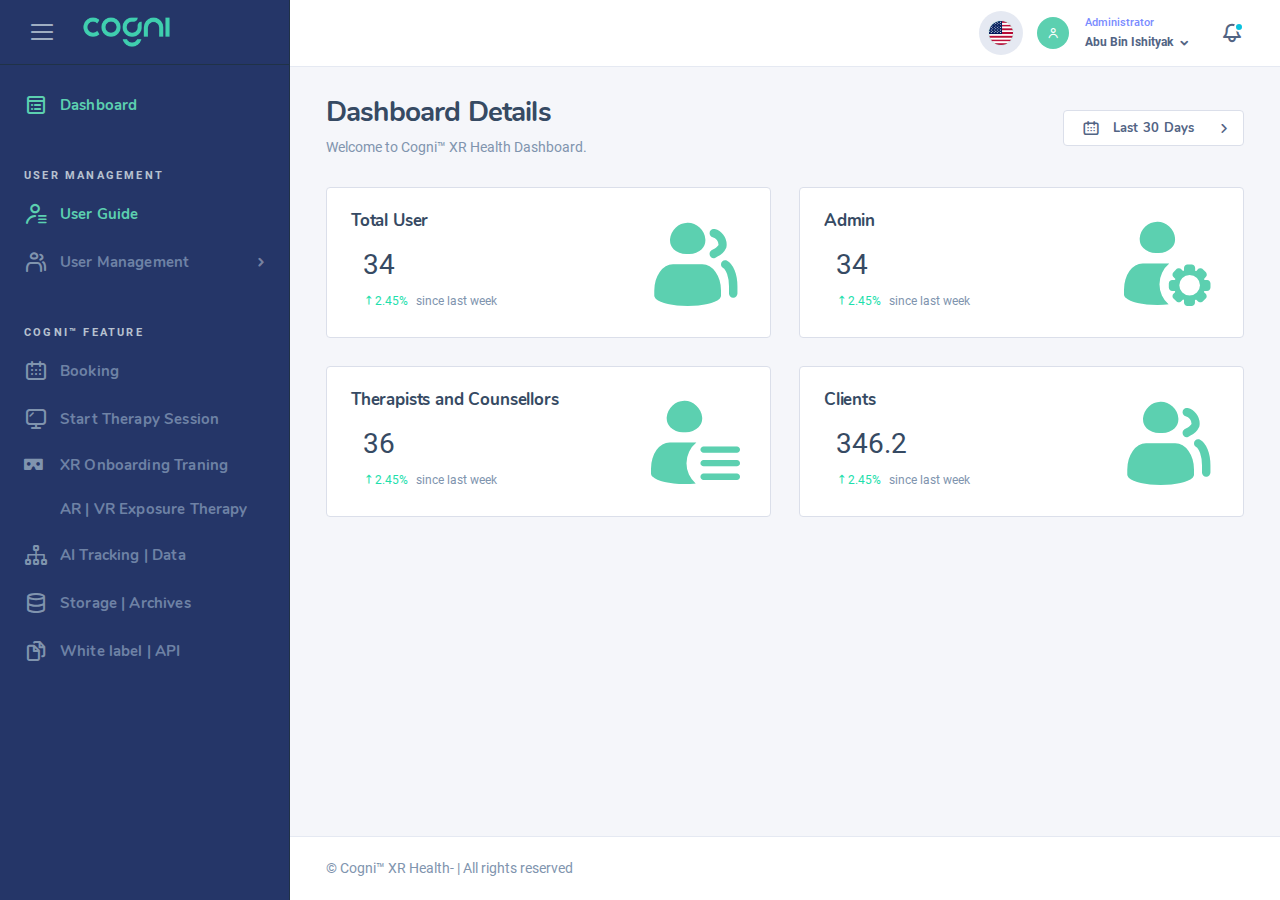
<file: index.html>
<!DOCTYPE html>
<html lang="zxx" class="js">

<head>
    <base href="">
    <meta charset="utf-8">
    <meta name="author" content="Softnio">
    <meta name="viewport" content="width=device-width, initial-scale=1, shrink-to-fit=no">
    <meta name="description" content="A powerful and conceptual apps base dashboard template that especially build for developers and programmers.">
    <!-- Fav Icon  -->
    <link rel="shortcut icon" href="images/cogni_green.webp">
    <!-- Page Title  -->
    <title>Cogni™ Dashboard </title>
    <!-- StyleSheets  -->
    <link rel="stylesheet" href="assets/css/dashlite.css?ver=2.9.0">
    <link id="skin-default" rel="stylesheet" href="assets/css/theme.css?ver=2.9.0">
    <link href="https://pro.fontawesome.com/releases/v5.10.0/css/all.css" rel="stylesheet">
</head>

<body class="nk-body bg-lighter npc-general has-sidebar ">
    <div class="nk-app-root">
        <!-- main @s -->
        <div class="nk-main ">
            <!-- sidebar @s -->
            <div class="nk-sidebar nk-sidebar-fixed is-dark" style="background-color: #253668;" data-content="sidebarMenu">
                <div class="nk-sidebar-element nk-sidebar-head">
                    <div class="nk-menu-trigger">
                        <a href="#" class="nk-nav-toggle nk-quick-nav-icon d-xl-none" data-target="sidebarMenu"><em class="icon ni ni-arrow-left"></em></a>
                        <a href="#" class="nk-nav-compact nk-quick-nav-icon d-none d-xl-inline-flex" data-target="sidebarMenu"><em class="icon ni ni-menu"></em></a>
                    </div>
                    <div class="nk-sidebar-brand">
                        <a href="index.html" class="logo-link nk-sidebar-logo">
                            <img class="logo-light logo-img" src="images/cogni_green.webp" srcset="images/cogni_green.webp 2x" alt="logo">
                            <img class="logo-dark logo-img" src="images/cogni_green.webp" srcset="images/cogni_green.webp 2x" alt="logo-dark">
                        </a>
                    </div>
                </div><!-- .nk-sidebar-element -->
                <div class="nk-sidebar-element nk-sidebar-body">
                    <div class="nk-sidebar-content">
                        <div class="nk-sidebar-menu" data-simplebar>
                            <ul class="nk-menu">
                                <li class="nk-menu-item">
                                    <a href="index.html" class="nk-menu-link">
                                        <span class="nk-menu-icon"><em class="icon ni ni-property"></em></span>
                                        <span class="nk-menu-text">Dashboard</span>
                                    </a>
                                </li><!-- .nk-menu-item -->
                                <li class="nk-menu-heading">
                                    <h6 class="overline-title text-primary-alt">User Management</h6>
                                </li><!-- .nk-menu-heading -->
                                <li class="nk-menu-item">
                                    <a href="index.html" class="nk-menu-link">
                                        <span class="nk-menu-icon"><em class="icon ni ni-user-list"></em></span>
                                        <span class="nk-menu-text">User Guide</span>
                                    </a>
                                </li><!-- .nk-menu-item -->
                                
                                
                            <li class="nk-menu-item has-sub">
                                <a href="#" class="nk-menu-link nk-menu-toggle">
                                    <span class="nk-menu-icon"><em class="icon ni ni-users"></em></span>
                                    <span class="nk-menu-text">User Management</span>
                                </a>
                                <ul class="nk-menu-sub">
                                    <li class="nk-menu-heading">
                                        <h6 class="overline-title text-primary-alt">Role Management</h6>
                                    </li><!-- .nk-menu-heading -->
                                    <li class="nk-menu-item">
                                        <a href="user_list.html" class="nk-menu-link"><span class="nk-menu-text">Admin</span></a>
                                    </li>
                                    <li class="nk-menu-item">
                                        <a href="user_list.html" class="nk-menu-link"><span class="nk-menu-text">Private practice </span></a>
                                    </li>
                                    <li class="nk-menu-item">
                                        <a href="user_list.html" class="nk-menu-link"><span class="nk-menu-text">Group practice</span></a>
                                    </li>
                                    <li class="nk-menu-item">
                                        <a href="user_list.html" class="nk-menu-link"><span class="nk-menu-text">Enterprise EAP</span></a>
                                    </li>
                                    <li class="nk-menu-item">
                                        <a href="user_list.html" class="nk-menu-link"><span class="nk-menu-text">School Counsellors</span></a>
                                    </li>
                                    <li class="nk-menu-item">
                                        <a href="user_list.html" class="nk-menu-link"><span class="nk-menu-text">Other Behavioral Health Providers</span></a>
                                    </li>
                                    <li class="nk-menu-item">
                                        <a href="user_list.html" class="nk-menu-link"><span class="nk-menu-text">Therapists and Counsellors</span></a>
                                    </li>
                                    <li class="nk-menu-item">
                                        <a href="user_list.html" class="nk-menu-link"><span class="nk-menu-text">Enterprise EAP</span></a>
                                    </li>
                                    <li class="nk-menu-item">
                                        <a href="user_list.html" class="nk-menu-link"><span class="nk-menu-text">School Counsellors</span></a>
                                    </li>
                                    <li class="nk-menu-item">
                                        <a href="user_list.html" class="nk-menu-link"><span class="nk-menu-text">Client</span></a>
                                    </li>
                                </ul><!-- .nk-menu-sub -->
                            </li><!-- .nk-menu-item -->
                                <li class="nk-menu-heading">
                                    <h6 class="overline-title text-primary-alt">Cogni™ Feature</h6>
                                </li><!-- .nk-menu-heading -->
                                <li class="nk-menu-item ">
                                    <a href="booking.html" class="nk-menu-link ">
                                        <span class="nk-menu-icon"><em class="icon ni ni-calender-date"></em></span>
                                        <span class="nk-menu-text">Booking</span>
                                    </a>
                                </li><!-- .nk-menu-item -->
                                <li class="nk-menu-item ">
                                    <a href="start_therapy_session.html" class="nk-menu-link ">
                                        <span class="nk-menu-icon"><em class="icon ni ni-monitor"></em></span>
                                        <span class="nk-menu-text">Start Therapy Session</span>
                                    </a>
                                </li><!-- .nk-menu-item -->
                                <li class="nk-menu-item ">
                                    <a href="XR_onboarding_traning.html" class="nk-menu-link ">
                                        <span class="nk-menu-icon"><i class="fas fa-vr-cardboard"></i></span>
                                        <span class="nk-menu-text">XR Onboarding Traning</span>
                                    </a>
                                </li><!-- .nk-menu-item -->
                                <li class="nk-menu-item ">
                                    <a href="AR_VR_therapy.html" class="nk-menu-link ">
                                        <span class="nk-menu-icon"><i class="fas fa-head-vr"></i></span>
                                        <span class="nk-menu-text">AR | VR Exposure Therapy</span>
                                    </a>
                                </li><!-- .nk-menu-item -->
                                <li class="nk-menu-item ">
                                    <a href="AI_tracking_data.html" class="nk-menu-link ">
                                        <span class="nk-menu-icon"><em class="icon ni ni-network"></em></span>
                                        <span class="nk-menu-text">AI Tracking | Data</span>
                                    </a>
                                </li><!-- .nk-menu-item -->
                                <li class="nk-menu-item">
                                    <a href="storage_API_data_export.html" class="nk-menu-link">
                                        <span class="nk-menu-icon"><em class="icon ni ni-db"></em></span>
                                        <span class="nk-menu-text">Storage | Archives</span>
                                    </a>
                                </li><!-- .nk-menu-item -->
                                <li class="nk-menu-item">
                                    <a href="API_data_experts.html" class="nk-menu-link">
                                        <span class="nk-menu-icon"><em class="icon ni ni-files"></em></span>
                                        <span class="nk-menu-text">White label | API</span>
                                    </a>
                                </li><!-- .nk-menu-item -->
                          </ul><!-- .nk-menu -->
                        </div><!-- .nk-sidebar-menu -->
                    </div><!-- .nk-sidebar-content -->
                </div><!-- .nk-sidebar-element -->
            </div>
            <!-- sidebar @e -->
            <!-- wrap @s -->
            <div class="nk-wrap ">
                <!-- main header @s -->
                <div class="nk-header nk-header-fixed is-light">
                    <div class="container-fluid">
                        <div class="nk-header-wrap">
                            <div class="nk-menu-trigger d-xl-none ml-n1">
                                <a href="#" class="nk-nav-toggle nk-quick-nav-icon" data-target="sidebarMenu"><em class="icon ni ni-menu"></em></a>
                            </div>
                            <div class="nk-header-brand d-xl-none">
                                <a href="index.html" class="logo-link">
                                    <img class="logo-light logo-img" src="images/cogni_green.webp" srcset="images/cogni_green.webp 2x" alt="logo">
                                    <img class="logo-dark logo-img" src="images/cogni_green.webp" srcset="images/cogni_green.webp 2x" alt="logo-dark">
                                </a>
                            </div><!-- .nk-header-brand -->
                            <div class="nk-header-tools">
                                <ul class="nk-quick-nav">
                                    <li class="dropdown language-dropdown d-none d-sm-block mr-n1 show">
                                        <a href="#" class="dropdown-toggle nk-quick-nav-icon" data-toggle="dropdown" aria-expanded="true">
                                            <div class="user-avatar xs border border-light">
                                                <img src="images/flags/english-sq.png" alt="">
                                            </div>
                                        </a>
                                        <div class="dropdown-menu dropdown-menu-right dropdown-menu-s1 " x-placement="bottom-end" style="position: absolute; will-change: transform; top: 0px; left: 0px; transform: translate3d(-126px, 38px, 0px);">
                                            <ul class="language-list">
                                                <li>
                                                    <a href="#" class="language-item">
                                                        <img src="images/flags/english.png" alt="" class="language-flag">
                                                        <span class="language-name">English</span>
                                                    </a>
                                                </li>
                                                <li>
                                                    <a href="#" class="language-item">
                                                        <img src="images/flags/french.png" alt="" class="language-flag">
                                                        <span class="language-name">French</span>
                                                    </a>
                                                </li>
                                                <li>
                                                    <a href="#" class="language-item">
                                                        <img src="images/flags/spanish.png " alt="" class="language-flag">
                                                        <span class="language-name">Spanish</span>
                                                    </a>
                                                </li>
                                            </ul>
                                        </div>
                                    </li>
                                    <li class="dropdown user-dropdown">
                                        <a href="#" class="dropdown-toggle" data-toggle="dropdown">
                                            <div class="user-toggle">
                                                <div class="user-avatar sm">
                                                    <em class="icon ni ni-user-alt"></em>
                                                </div>
                                                <div class="user-info d-none d-md-block">
                                                    <div class="user-status">Administrator</div>
                                                    <div class="user-name dropdown-indicator">Abu Bin Ishityak</div>
                                                </div>
                                            </div>
                                        </a>
                                        <div class="dropdown-menu dropdown-menu-md dropdown-menu-right dropdown-menu-s1">
                                            <div class="dropdown-inner user-card-wrap bg-lighter d-none d-md-block">
                                                <div class="user-card">
                                                    <div class="user-avatar">
                                                        <span>AB</span>
                                                    </div>
                                                    <div class="user-info">
                                                        <span class="lead-text">Abu Bin Ishtiyak</span>
                                                        <span class="sub-text">info@softnio.com</span>
                                                    </div>
                                                </div>
                                            </div>
                                            <div class="dropdown-inner">
                                                <ul class="link-list">
                                                    <li><a href="profile_personal.html"><em class="icon ni ni-user-alt"></em><span>View Profile</span></a></li>
                                                    <li><a href="profile_security.html"><em class="icon ni ni-setting-alt"></em><span>Account Setting</span></a></li>
                                                    <li><a class="dark-switch" href="#"><em class="icon ni ni-moon"></em><span>Dark Mode</span></a></li>
                                                </ul>
                                            </div>
                                            <div class="dropdown-inner">
                                                <ul class="link-list">
                                                    <li><a href="auth-login.html"><em class="icon ni ni-signout"></em><span>Sign out</span></a></li>
                                                </ul>
                                            </div>
                                        </div>
                                    </li><!-- .dropdown -->
                                    <li class="dropdown notification-dropdown mr-n1">
                                        <a href="#" class="dropdown-toggle nk-quick-nav-icon" data-toggle="dropdown">
                                            <div class="icon-status icon-status-info"><em class="icon ni ni-bell"></em></div>
                                        </a>
                                        <div class="dropdown-menu dropdown-menu-xl dropdown-menu-right dropdown-menu-s1">
                                            <div class="dropdown-head">
                                                <span class="sub-title nk-dropdown-title">Notifications</span>
                                                <a href="#">Mark All as Read</a>
                                            </div>
                                            <div class="dropdown-body">
                                                <div class="nk-notification">
                                                    <div class="nk-notification-item dropdown-inner">
                                                        <div class="nk-notification-icon">
                                                            <em class="icon icon-circle bg-warning-dim ni ni-curve-down-right"></em>
                                                        </div>
                                                        <div class="nk-notification-content">
                                                            <div class="nk-notification-text">You have requested to <span>Widthdrawl</span></div>
                                                            <div class="nk-notification-time">2 hrs ago</div>
                                                        </div>
                                                    </div>
                                                    <div class="nk-notification-item dropdown-inner">
                                                        <div class="nk-notification-icon">
                                                            <em class="icon icon-circle bg-success-dim ni ni-curve-down-left"></em>
                                                        </div>
                                                        <div class="nk-notification-content">
                                                            <div class="nk-notification-text">Your <span>Deposit Order</span> is placed</div>
                                                            <div class="nk-notification-time">2 hrs ago</div>
                                                        </div>
                                                    </div>
                                                    <div class="nk-notification-item dropdown-inner">
                                                        <div class="nk-notification-icon">
                                                            <em class="icon icon-circle bg-warning-dim ni ni-curve-down-right"></em>
                                                        </div>
                                                        <div class="nk-notification-content">
                                                            <div class="nk-notification-text">You have requested to <span>Widthdrawl</span></div>
                                                            <div class="nk-notification-time">2 hrs ago</div>
                                                        </div>
                                                    </div>
                                                    <div class="nk-notification-item dropdown-inner">
                                                        <div class="nk-notification-icon">
                                                            <em class="icon icon-circle bg-success-dim ni ni-curve-down-left"></em>
                                                        </div>
                                                        <div class="nk-notification-content">
                                                            <div class="nk-notification-text">Your <span>Deposit Order</span> is placed</div>
                                                            <div class="nk-notification-time">2 hrs ago</div>
                                                        </div>
                                                    </div>
                                                    <div class="nk-notification-item dropdown-inner">
                                                        <div class="nk-notification-icon">
                                                            <em class="icon icon-circle bg-warning-dim ni ni-curve-down-right"></em>
                                                        </div>
                                                        <div class="nk-notification-content">
                                                            <div class="nk-notification-text">You have requested to <span>Widthdrawl</span></div>
                                                            <div class="nk-notification-time">2 hrs ago</div>
                                                        </div>
                                                    </div>
                                                    <div class="nk-notification-item dropdown-inner">
                                                        <div class="nk-notification-icon">
                                                            <em class="icon icon-circle bg-success-dim ni ni-curve-down-left"></em>
                                                        </div>
                                                        <div class="nk-notification-content">
                                                            <div class="nk-notification-text">Your <span>Deposit Order</span> is placed</div>
                                                            <div class="nk-notification-time">2 hrs ago</div>
                                                        </div>
                                                    </div>
                                                </div><!-- .nk-notification -->
                                            </div><!-- .nk-dropdown-body -->
                                            <div class="dropdown-foot center">
                                                <a href="#">View All</a>
                                            </div>
                                        </div>
                                    </li><!-- .dropdown -->
                                </ul><!-- .nk-quick-nav -->
                            </div><!-- .nk-header-tools -->
                        </div><!-- .nk-header-wrap -->
                    </div><!-- .container-fliud -->
                </div>
                <!-- main header @e -->
                <!-- content @s -->
                <div class="nk-content ">
                    <div class="container-fluid">
                        <div class="nk-content-inner">
                            <div class="nk-content-body">
                                <div class="nk-block-head nk-block-head-sm">
                                    <div class="nk-block-between">
                                        <div class="nk-block-head-content">
                                            <h3 class="nk-block-title page-title">Dashboard Details</h3>
                                            <div class="nk-block-des text-soft">
                                                <p>Welcome to Cogni™ XR Health Dashboard.</p>
                                            </div>
                                        </div><!-- .nk-block-head-content -->
                                        <div class="nk-block-head-content">
                                            <div class="toggle-wrap nk-block-tools-toggle">
                                                <a href="#" class="btn btn-icon btn-trigger toggle-expand mr-n1" data-target="pageMenu"><em class="icon ni ni-more-v"></em></a>
                                                <div class="toggle-expand-content" data-content="pageMenu">
                                                    <ul class="nk-block-tools g-3">
                                                        <li>
                                                            <div class="dropdown">
                                                                <a href="#" class="dropdown-toggle btn btn-white btn-dim btn-outline-light" data-toggle="dropdown"><em class="d-none d-sm-inline icon ni ni-calender-date"></em><span><span class="d-none d-md-inline">Last</span> 30 Days</span><em class="dd-indc icon ni ni-chevron-right"></em></a>
                                                                <div class="dropdown-menu dropdown-menu-right">
                                                                    <ul class="link-list-opt no-bdr">
                                                                        <li><a href="#"><span>Last 30 Days</span></a></li>
                                                                        <li><a href="#"><span>Last 6 Months</span></a></li>
                                                                        <li><a href="#"><span>Last 1 Years</span></a></li>
                                                                    </ul>
                                                                </div>
                                                            </div>
                                                        </li>
                                                    </ul>
                                                </div>
                                            </div>
                                        </div><!-- .nk-block-head-content -->
                                    </div><!-- .nk-block-between -->
                                </div><!-- .nk-block-head -->
                                <div class="nk-block">
                                    <div class="row g-gs">
                                        <div class="col-xxl-6">
                                            <div class="row g-gs">
                                                <div class="col-sm-6 col-lg-6 col-xxl-6">
                                                    <div class="card card-bordered">
                                                        <div class="card-inner">
                                                            <div class="float-right">
                                                                <em class="icon ni ni-users-fill " style="font-size: 100px; color: #5CD0B0;"></em>
                                                            </div>
                                                            <div class="card-title-group align-start mb-2">
                                                                <div class="card-title">
                                                                    <h6 class="title">Total User</h6>
                                                                </div>
                                                                
                                                               
                                                            </div>
                                                            <div class="align-end flex-sm-wrap g-4 flex-md-nowrap">
                                                                
                                                                <div class="nk-sale-data">
                                                                    <span class="amount">34</span>
                                                                    <span class="sub-title"><span class="change up text-success"><em class="icon ni ni-arrow-long-up"></em>2.45%</span>since last week</span>
                                                                </div>
                                                               
                                                            </div>
                                                        </div>
                                                    </div><!-- .card -->
                                                </div><!-- .col -->
                                                <div class="col-sm-6 col-lg-6 col-xxl-6">
                                                    <div class="card card-bordered">
                                                        <div class="card-inner">
                                                            <div class="float-right">
                                                                <em class="icon ni ni-account-setting-fill "  style="font-size: 100px; color: #5CD0B0;"></em>
                                                            </div>
                                                            <div class="card-title-group align-start mb-2">
                                                                <div class="card-title">
                                                                    <h6 class="title">Admin</h6>
                                                                </div>
                                                                
                                                               
                                                            </div>
                                                            <div class="align-end flex-sm-wrap g-4 flex-md-nowrap">
                                                                
                                                                <div class="nk-sale-data">
                                                                    <span class="amount">34</span>
                                                                    <span class="sub-title"><span class="change up text-success"><em class="icon ni ni-arrow-long-up"></em>2.45%</span>since last week</span>
                                                                </div>
                                                               
                                                            </div>
                                                        </div>
                                                    </div><!-- .card -->
                                                </div><!-- .col -->
                                                <div class="col-sm-6 col-lg-6 col-xxl-6">
                                                    <div class="card card-bordered">
                                                        <div class="card-inner">
                                                            <div class="float-right">
                                                                <em class="icon ni ni-user-list-fill "  style="font-size: 100px; color: #5CD0B0;"></em>
                                                            </div>
                                                            <div class="card-title-group align-start mb-2">
                                                                <div class="card-title">
                                                                    <h6 class="title">Therapists and Counsellors</h6>
                                                                </div>
                                                                
                                                               
                                                            </div>
                                                            <div class="align-end flex-sm-wrap g-4 flex-md-nowrap">
                                                                
                                                                <div class="nk-sale-data">
                                                                    <span class="amount">36</span>
                                                                    <span class="sub-title"><span class="change up text-success"><em class="icon ni ni-arrow-long-up"></em>2.45%</span>since last week</span>
                                                                </div>
                                                               
                                                            </div>
                                                        </div>
                                                    </div><!-- .card -->
                                                </div><!-- .col -->
                                                <div class="col-sm-6 col-lg-6 col-xxl-6">
                                                    <div class="card card-bordered">
                                                        <div class="card-inner">
                                                            <div class="float-right">
                                                                <em class="icon ni ni-users-fill "  style="font-size: 100px; color: #5CD0B0;"></em>
                                                            </div>
                                                            <div class="card-title-group align-start mb-2">
                                                                <div class="card-title">
                                                                    <h6 class="title">Clients</h6>
                                                                </div>
                                                                
                                                               
                                                            </div>
                                                            <div class="align-end flex-sm-wrap g-4 flex-md-nowrap">
                                                                
                                                                <div class="nk-sale-data">
                                                                    <span class="amount">346.2</span>
                                                                    <span class="sub-title"><span class="change up text-success"><em class="icon ni ni-arrow-long-up"></em>2.45%</span>since last week</span>
                                                                </div>
                                                               
                                                            </div>
                                                        </div>
                                                    </div><!-- .card -->
                                                </div><!-- .col -->
                                            </div><!-- .row -->
                                        </div><!-- .col -->
                                       </div>
                                </div><!-- .nk-block -->
                            </div>
                        </div>
                    </div>
                </div>
                <!-- content @e -->
                <!-- footer @s -->
                <div class="nk-footer">
                    <div class="container-fluid">
                        <div class="nk-footer-wrap">
                            <div class="nk-footer-copyright"> &copy;   <a href="#" target="_blank">Cogni™ XR Health-</a> | All rights reserved
                            </div>
                        </div>
                    </div>
                </div>
                <!-- footer @e -->
            </div>
            <!-- wrap @e -->
        </div>
        <!-- main @e -->
    </div>
    <!-- app-root @e -->
    
    <!-- JavaScript -->
    <script src="assets/js/bundle.js?ver=2.9.0"></script>
    <script src="assets/js/scripts.js?ver=2.9.0"></script>
    <script src="assets/js/charts/gd-default.js?ver=2.9.0"></script>
</body>

</html>
</file>
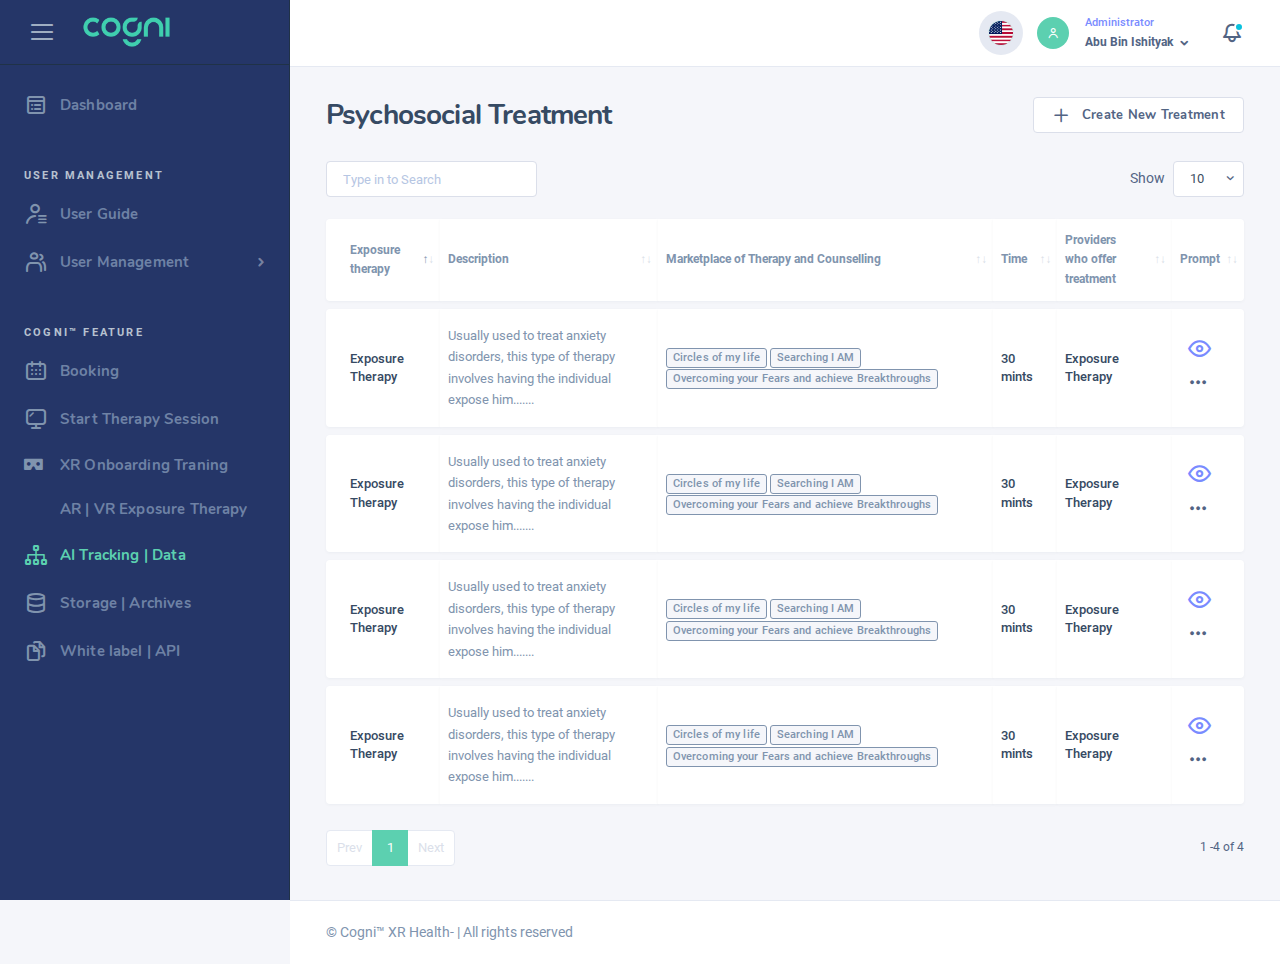
<file: AI_tracking_data.html>
<!DOCTYPE html>
<html lang="zxx" class="js">

<head>
    <base href="">
    <meta charset="utf-8">
    <meta name="author" content="Softnio">
    <meta name="viewport" content="width=device-width, initial-scale=1, shrink-to-fit=no">
    <meta name="description" content="A powerful and conceptual apps base dashboard template that especially build for developers and programmers.">
    <!-- Fav Icon  -->
    <link rel="shortcut icon" href="images/cogni_green.webp">
    <!-- Page Title  -->
    <title>AR | VR Therapy Cogni™ Dashboard</title>
    <!-- StyleSheets  -->
    <link rel="stylesheet" href="assets/css/dashlite.css?ver=2.9.0">
    <link id="skin-default" rel="stylesheet" href="assets/css/theme.css?ver=2.9.0">
    <link href="https://pro.fontawesome.com/releases/v5.10.0/css/all.css" rel="stylesheet">
</head>

<body class="nk-body bg-lighter npc-general has-sidebar ">
    <div class="nk-app-root">
        <!-- main @s -->
        <div class="nk-main ">
           <!-- sidebar @s -->
           <div class="nk-sidebar nk-sidebar-fixed is-dark" style="background-color: #253668;" data-content="sidebarMenu">
            <div class="nk-sidebar-element nk-sidebar-head">
                <div class="nk-menu-trigger">
                    <a href="#" class="nk-nav-toggle nk-quick-nav-icon d-xl-none" data-target="sidebarMenu"><em class="icon ni ni-arrow-left"></em></a>
                    <a href="#" class="nk-nav-compact nk-quick-nav-icon d-none d-xl-inline-flex" data-target="sidebarMenu"><em class="icon ni ni-menu"></em></a>
                </div>
                <div class="nk-sidebar-brand">
                    <a href="index.html" class="logo-link nk-sidebar-logo">
                        <img class="logo-light logo-img" src="images/cogni_green.webp" srcset="images/cogni_green.webp 2x" alt="logo">
                        <img class="logo-dark logo-img" src="images/cogni_green.webp" srcset="images/cogni_green.webp 2x" alt="logo-dark">
                    </a>
                </div>
            </div><!-- .nk-sidebar-element -->
            <div class="nk-sidebar-element nk-sidebar-body">
                <div class="nk-sidebar-content">
                    <div class="nk-sidebar-menu" data-simplebar>
                        <ul class="nk-menu">
                            <li class="nk-menu-item">
                                <a href="index.html" class="nk-menu-link">
                                    <span class="nk-menu-icon"><em class="icon ni ni-property"></em></span>
                                    <span class="nk-menu-text">Dashboard</span>
                                </a>
                            </li><!-- .nk-menu-item -->
                            <li class="nk-menu-heading">
                                <h6 class="overline-title text-primary-alt">User Management</h6>
                            </li><!-- .nk-menu-heading -->
                            <li class="nk-menu-item">
                                <a href="index.html" class="nk-menu-link">
                                    <span class="nk-menu-icon"><em class="icon ni ni-user-list"></em></span>
                                    <span class="nk-menu-text">User Guide</span>
                                </a>
                            </li><!-- .nk-menu-item -->
                            
                            
                            <li class="nk-menu-item has-sub">
                                <a href="#" class="nk-menu-link nk-menu-toggle">
                                    <span class="nk-menu-icon"><em class="icon ni ni-users"></em></span>
                                    <span class="nk-menu-text">User Management</span>
                                </a>
                                <ul class="nk-menu-sub">
                                    <li class="nk-menu-heading">
                                        <h6 class="overline-title text-primary-alt">Role Management</h6>
                                    </li><!-- .nk-menu-heading -->
                                    <li class="nk-menu-item">
                                        <a href="user_list.html" class="nk-menu-link"><span class="nk-menu-text">Admin</span></a>
                                    </li>
                                    <li class="nk-menu-item">
                                        <a href="user_list.html" class="nk-menu-link"><span class="nk-menu-text">Private practice </span></a>
                                    </li>
                                    <li class="nk-menu-item">
                                        <a href="user_list.html" class="nk-menu-link"><span class="nk-menu-text">Group practice</span></a>
                                    </li>
                                    <li class="nk-menu-item">
                                        <a href="user_list.html" class="nk-menu-link"><span class="nk-menu-text">Enterprise EAP</span></a>
                                    </li>
                                    <li class="nk-menu-item">
                                        <a href="user_list.html" class="nk-menu-link"><span class="nk-menu-text">School Counsellors</span></a>
                                    </li>
                                    <li class="nk-menu-item">
                                        <a href="user_list.html" class="nk-menu-link"><span class="nk-menu-text">Other Behavioral Health Providers</span></a>
                                    </li>
                                    <li class="nk-menu-item">
                                        <a href="user_list.html" class="nk-menu-link"><span class="nk-menu-text">Therapists and Counsellors</span></a>
                                    </li>
                                    <li class="nk-menu-item">
                                        <a href="user_list.html" class="nk-menu-link"><span class="nk-menu-text">Enterprise EAP</span></a>
                                    </li>
                                    <li class="nk-menu-item">
                                        <a href="user_list.html" class="nk-menu-link"><span class="nk-menu-text">School Counsellors</span></a>
                                    </li>
                                    <li class="nk-menu-item">
                                        <a href="user_list.html" class="nk-menu-link"><span class="nk-menu-text">Client</span></a>
                                    </li>
                                </ul><!-- .nk-menu-sub -->
                            </li><!-- .nk-menu-item -->
                            <li class="nk-menu-heading">
                                <h6 class="overline-title text-primary-alt">Cogni™ Feature</h6>
                            </li><!-- .nk-menu-heading -->
                            <li class="nk-menu-item ">
                                <a href="booking.html" class="nk-menu-link ">
                                    <span class="nk-menu-icon"><em class="icon ni ni-calender-date"></em></span>
                                    <span class="nk-menu-text">Booking</span>
                                </a>
                            </li><!-- .nk-menu-item -->
                            <li class="nk-menu-item ">
                                <a href="start_therapy_session.html" class="nk-menu-link ">
                                    <span class="nk-menu-icon"><em class="icon ni ni-monitor"></em></span>
                                    <span class="nk-menu-text">Start Therapy Session</span>
                                </a>
                            </li><!-- .nk-menu-item -->
                            <li class="nk-menu-item ">
                                <a href="XR_onboarding_traning.html" class="nk-menu-link ">
                                    <span class="nk-menu-icon"><i class="fas fa-vr-cardboard"></i></span>
                                    <span class="nk-menu-text">XR Onboarding Traning</span>
                                </a>
                            </li><!-- .nk-menu-item -->
                            <li class="nk-menu-item ">
                                <a href="AR_VR_therapy.html" class="nk-menu-link ">
                                    <span class="nk-menu-icon"><i class="fas fa-head-vr"></i></span>
                                    <span class="nk-menu-text">AR | VR Exposure Therapy</span>
                                </a>
                            </li><!-- .nk-menu-item -->
                            <li class="nk-menu-item ">
                                <a href="AI_tracking_data.html" class="nk-menu-link ">
                                    <span class="nk-menu-icon"><em class="icon ni ni-network"></em></span>
                                    <span class="nk-menu-text">AI Tracking | Data</span>
                                </a>
                            </li><!-- .nk-menu-item -->
                            <li class="nk-menu-item">
                                <a href="storage_API_data_export.html" class="nk-menu-link">
                                    <span class="nk-menu-icon"><em class="icon ni ni-db"></em></span>
                                    <span class="nk-menu-text">Storage | Archives</span>
                                </a>
                            </li><!-- .nk-menu-item -->
                            <li class="nk-menu-item">
                                <a href="API_data_experts.html" class="nk-menu-link">
                                    <span class="nk-menu-icon"><em class="icon ni ni-files"></em></span>
                                    <span class="nk-menu-text">White label | API</span>
                                </a>
                            </li><!-- .nk-menu-item -->
                      </ul><!-- .nk-menu -->
                    </div><!-- .nk-sidebar-menu -->
                </div><!-- .nk-sidebar-content -->
            </div><!-- .nk-sidebar-element -->
        </div>
        <!-- sidebar @e -->
            <!-- wrap @s -->
            <div class="nk-wrap ">
                <!-- main header @s -->
                <div class="nk-header nk-header-fixed is-light">
                    <div class="container-fluid">
                        <div class="nk-header-wrap">
                            <div class="nk-menu-trigger d-xl-none ml-n1">
                                <a href="#" class="nk-nav-toggle nk-quick-nav-icon" data-target="sidebarMenu"><em class="icon ni ni-menu"></em></a>
                            </div>
                            <div class="nk-header-brand d-xl-none">
                                <a href="index.html" class="logo-link">
                                    <img class="logo-light logo-img" src="images/cogni_green.webp" srcset="images/cogni_green.webp 2x" alt="logo">
                                    <img class="logo-dark logo-img" src="images/cogni_green.webp" srcset="images/cogni_green.webp 2x" alt="logo-dark">
                                </a>
                            </div><!-- .nk-header-brand -->
                            <div class="nk-header-tools">
                                <ul class="nk-quick-nav">
                                    <li class="dropdown language-dropdown d-none d-sm-block mr-n1 show">
                                        <a href="#" class="dropdown-toggle nk-quick-nav-icon" data-toggle="dropdown" aria-expanded="true">
                                            <div class="user-avatar xs border border-light">
                                                <img src="images/flags/english-sq.png" alt="">
                                            </div>
                                        </a>
                                        <div class="dropdown-menu dropdown-menu-right dropdown-menu-s1 " x-placement="bottom-end" style="position: absolute; will-change: transform; top: 0px; left: 0px; transform: translate3d(-126px, 38px, 0px);">
                                            <ul class="language-list">
                                                <li>
                                                    <a href="#" class="language-item">
                                                        <img src="images/flags/english.png" alt="" class="language-flag">
                                                        <span class="language-name">English</span>
                                                    </a>
                                                </li>
                                                <li>
                                                    <a href="#" class="language-item">
                                                        <img src="images/flags/french.png" alt="" class="language-flag">
                                                        <span class="language-name">French</span>
                                                    </a>
                                                </li>
                                                <li>
                                                    <a href="#" class="language-item">
                                                        <img src="images/flags/spanish.png " alt="" class="language-flag">
                                                        <span class="language-name">Spanish</span>
                                                    </a>
                                                </li>
                                            </ul>
                                        </div>
                                    </li>
                                    <li class="dropdown user-dropdown">
                                        <a href="#" class="dropdown-toggle" data-toggle="dropdown">
                                            <div class="user-toggle">
                                                <div class="user-avatar sm">
                                                    <em class="icon ni ni-user-alt"></em>
                                                </div>
                                                <div class="user-info d-none d-md-block">
                                                    <div class="user-status">Administrator</div>
                                                    <div class="user-name dropdown-indicator">Abu Bin Ishityak</div>
                                                </div>
                                            </div>
                                        </a>
                                        <div class="dropdown-menu dropdown-menu-md dropdown-menu-right dropdown-menu-s1">
                                            <div class="dropdown-inner user-card-wrap bg-lighter d-none d-md-block">
                                                <div class="user-card">
                                                    <div class="user-avatar">
                                                        <span>AB</span>
                                                    </div>
                                                    <div class="user-info">
                                                        <span class="lead-text">Abu Bin Ishtiyak</span>
                                                        <span class="sub-text">info@softnio.com</span>
                                                    </div>
                                                </div>
                                            </div>
                                            <div class="dropdown-inner">
                                                <ul class="link-list">
                                                    <li><a href="profile_personal.html"><em class="icon ni ni-user-alt"></em><span>View Profile</span></a></li>
                                                    <li><a href="profile_security.html"><em class="icon ni ni-setting-alt"></em><span>Account Setting</span></a></li>
                                                    <li><a class="dark-switch" href="#"><em class="icon ni ni-moon"></em><span>Dark Mode</span></a></li>
                                                </ul>
                                            </div>
                                            <div class="dropdown-inner">
                                                <ul class="link-list">
                                                    <li><a href="auth-login.html"><em class="icon ni ni-signout"></em><span>Sign out</span></a></li>
                                                </ul>
                                            </div>
                                        </div>
                                    </li><!-- .dropdown -->
                                    <li class="dropdown notification-dropdown mr-n1">
                                        <a href="#" class="dropdown-toggle nk-quick-nav-icon" data-toggle="dropdown">
                                            <div class="icon-status icon-status-info"><em class="icon ni ni-bell"></em></div>
                                        </a>
                                        <div class="dropdown-menu dropdown-menu-xl dropdown-menu-right dropdown-menu-s1">
                                            <div class="dropdown-head">
                                                <span class="sub-title nk-dropdown-title">Notifications</span>
                                                <a href="#">Mark All as Read</a>
                                            </div>
                                            <div class="dropdown-body">
                                                <div class="nk-notification">
                                                    <div class="nk-notification-item dropdown-inner">
                                                        <div class="nk-notification-icon">
                                                            <em class="icon icon-circle bg-warning-dim ni ni-curve-down-right"></em>
                                                        </div>
                                                        <div class="nk-notification-content">
                                                            <div class="nk-notification-text">You have requested to <span>Widthdrawl</span></div>
                                                            <div class="nk-notification-time">2 hrs ago</div>
                                                        </div>
                                                    </div>
                                                    <div class="nk-notification-item dropdown-inner">
                                                        <div class="nk-notification-icon">
                                                            <em class="icon icon-circle bg-success-dim ni ni-curve-down-left"></em>
                                                        </div>
                                                        <div class="nk-notification-content">
                                                            <div class="nk-notification-text">Your <span>Deposit Order</span> is placed</div>
                                                            <div class="nk-notification-time">2 hrs ago</div>
                                                        </div>
                                                    </div>
                                                    <div class="nk-notification-item dropdown-inner">
                                                        <div class="nk-notification-icon">
                                                            <em class="icon icon-circle bg-warning-dim ni ni-curve-down-right"></em>
                                                        </div>
                                                        <div class="nk-notification-content">
                                                            <div class="nk-notification-text">You have requested to <span>Widthdrawl</span></div>
                                                            <div class="nk-notification-time">2 hrs ago</div>
                                                        </div>
                                                    </div>
                                                    <div class="nk-notification-item dropdown-inner">
                                                        <div class="nk-notification-icon">
                                                            <em class="icon icon-circle bg-success-dim ni ni-curve-down-left"></em>
                                                        </div>
                                                        <div class="nk-notification-content">
                                                            <div class="nk-notification-text">Your <span>Deposit Order</span> is placed</div>
                                                            <div class="nk-notification-time">2 hrs ago</div>
                                                        </div>
                                                    </div>
                                                    <div class="nk-notification-item dropdown-inner">
                                                        <div class="nk-notification-icon">
                                                            <em class="icon icon-circle bg-warning-dim ni ni-curve-down-right"></em>
                                                        </div>
                                                        <div class="nk-notification-content">
                                                            <div class="nk-notification-text">You have requested to <span>Widthdrawl</span></div>
                                                            <div class="nk-notification-time">2 hrs ago</div>
                                                        </div>
                                                    </div>
                                                    <div class="nk-notification-item dropdown-inner">
                                                        <div class="nk-notification-icon">
                                                            <em class="icon icon-circle bg-success-dim ni ni-curve-down-left"></em>
                                                        </div>
                                                        <div class="nk-notification-content">
                                                            <div class="nk-notification-text">Your <span>Deposit Order</span> is placed</div>
                                                            <div class="nk-notification-time">2 hrs ago</div>
                                                        </div>
                                                    </div>
                                                </div><!-- .nk-notification -->
                                            </div><!-- .nk-dropdown-body -->
                                            <div class="dropdown-foot center">
                                                <a href="#">View All</a>
                                            </div>
                                        </div>
                                    </li><!-- .dropdown -->
                                </ul><!-- .nk-quick-nav -->
                            </div><!-- .nk-header-tools -->
                        </div><!-- .nk-header-wrap -->
                    </div><!-- .container-fliud -->
                </div>
                <!-- main header @e -->
                <!-- content @s -->
                <div class="nk-content">
                    <div class="container-fluid">
                        <div class="nk-content-inner">
                            <div class="nk-content-body">
                                <div class="nk-block-head nk-block-head-sm">
                                    <div class="nk-block-between">
                                        <div class="nk-block-head-content">
                                            <h3 class="nk-block-title page-title">Psychosocial Treatment</h3>
                                        </div><!-- .nk-block-head-content -->
                                        <div class="nk-block-head-content">
                                                <button type="button" class="btn btn-white btn-dim btn-outline-light" data-toggle="modal" data-target="#addTherapies"><em class="icon ni ni-plus"></em><span>Create New Treatment</span></button>
                                          
                                        </div><!-- .nk-block-head-content -->
                                    </div><!-- .nk-block-between -->
                                </div><!-- .nk-block-head -->
                                <div class="nk-block">
                                    <div class="row g-gs">
                                        <div class="col-xxl-12">
                                            <div class="col-12 div_alert">
                                              </div>
                                            <table class="datatable-init  nk-tb-list is-separate dataTable no-footer" data-auto-responsive="false" id="DataTables_Table_2"  aria-describedby="DataTables_Table_2_info">
                                                <thead>
                                                    <tr class="nk-tb-item nk-tb-head" role="row">
                                                        <th class="nk-tb-col sorting" ><span>Exposure therapy</span></th>
                                                        <th class="nk-tb-col  sorting" ><span>Description</span></th>
                                                        <th class="nk-tb-col  sorting" ><span>Marketplace of Therapy and Counselling</span></th>
                                                        <th class="nk-tb-col  sorting" ><span>Time</span></th>
                                                        <th class="nk-tb-col  sorting" ><span>Providers who offer treatment</span></th>
                                                        <th class="nk-tb-col  sorting" ><span>Prompt</span></th>
                                                    </tr>
                                                </thead>
                                                <tbody>
                                                    <tr class="nk-tb-item odd">
                                                        <td class="nk-tb-col"><span class="tb-lead">Exposure Therapy</span></td>
                                                        <td class="nk-tb-col " ><span class="tb-product">
                                                            Usually used to treat anxiety disorders, this type of therapy involves having the individual expose him.......
                                                        </span></td>
                                                        <td class="nk-tb-col">
                                                            <span class="badge bg-lighter ">Circles of my life</span>
                                                            <span class="badge bg-lighter ">Searching I AM</span>
                                                            <span class="badge bg-lighter "> Overcoming your Fears and achieve Breakthroughs</span>
                                                           
                                                        </td>
                                                        <td class="nk-tb-col"><span class="tb-lead">30 mints</span></td>
                                                        <td class="nk-tb-col"><span class="tb-lead">Exposure Therapy</span></td>
                                                        <td class="nk-tb-col">
                                                            <span class="tb-lead text-center">
                                                                <a href="#" type="button" data-toggle="modal" data-target="#modalDefault"><em class="icon ni ni-eye " style="font-size: 25px;"></em></a> 
                                                            </span>
                                                            <li>
                                                                <div class="drodown">
                                                                    <a href="#" class="dropdown-toggle btn btn-icon btn-trigger" data-toggle="dropdown"><em class="icon ni ni-more-h"></em></a>
                                                                    <div class="dropdown-menu dropdown-menu-right">
                                                                        <ul class="link-list-opt no-bdr">
                                                                            <li><a href="#" data-toggle="modal" data-target="#EditTherapies"><em class="icon ni ni-edit" ></em><span>Edit</span></a></li>
                                                                            <li><a href="#"><em class="icon ni ni-delete"></em><span>Delete</span></a></li>
                                                                        </ul>
                                                                    </div>
                                                                </div>
                                                            </li>
                                                        </td>
                                                    </tr> 
                                                    <tr class="nk-tb-item odd">
                                                        <td class="nk-tb-col"><span class="tb-lead">Exposure Therapy</span></td>
                                                        <td class="nk-tb-col " ><span class="tb-product">
                                                            Usually used to treat anxiety disorders, this type of therapy involves having the individual expose him.......
                                                        </span></td>
                                                        <td class="nk-tb-col">
                                                            <span class="badge bg-lighter ">Circles of my life</span>
                                                            <span class="badge bg-lighter ">Searching I AM</span>
                                                            <span class="badge bg-lighter "> Overcoming your Fears and achieve Breakthroughs</span>
                                                           
                                                        </td>
                                                        <td class="nk-tb-col"><span class="tb-lead">30 mints</span></td>
                                                        <td class="nk-tb-col"><span class="tb-lead">Exposure Therapy</span></td>
                                                        <td class="nk-tb-col">
                                                            <span class="tb-lead text-center">
                                                                <a href="#" type="button" data-toggle="modal" data-target="#modalDefault"><em class="icon ni ni-eye " style="font-size: 25px;"></em></a> 
                                                            </span>
                                                            <li>
                                                                <div class="drodown">
                                                                    <a href="#" class="dropdown-toggle btn btn-icon btn-trigger" data-toggle="dropdown"><em class="icon ni ni-more-h"></em></a>
                                                                    <div class="dropdown-menu dropdown-menu-right">
                                                                        <ul class="link-list-opt no-bdr">
                                                                            <li><a href="#" data-toggle="modal" data-target="#EditTherapies"><em class="icon ni ni-edit" ></em><span>Edit</span></a></li>
                                                                            <li><a href="#"><em class="icon ni ni-delete"></em><span>Delete</span></a></li>
                                                                        </ul>
                                                                    </div>
                                                                </div>
                                                            </li>
                                                        </td>
                                                    </tr>
                                                    <tr class="nk-tb-item odd">
                                                        <td class="nk-tb-col"><span class="tb-lead">Exposure Therapy</span></td>
                                                        <td class="nk-tb-col " ><span class="tb-product">
                                                            Usually used to treat anxiety disorders, this type of therapy involves having the individual expose him.......
                                                        </span></td>
                                                        <td class="nk-tb-col">
                                                            <span class="badge bg-lighter ">Circles of my life</span>
                                                            <span class="badge bg-lighter ">Searching I AM</span>
                                                            <span class="badge bg-lighter "> Overcoming your Fears and achieve Breakthroughs</span>
                                                           
                                                        </td>
                                                        <td class="nk-tb-col"><span class="tb-lead">30 mints</span></td>
                                                        <td class="nk-tb-col"><span class="tb-lead">Exposure Therapy</span></td>
                                                        <td class="nk-tb-col">
                                                            <span class="tb-lead text-center">
                                                                <a href="#" type="button" data-toggle="modal" data-target="#modalDefault"><em class="icon ni ni-eye " style="font-size: 25px;"></em></a> 
                                                            </span>
                                                            <li>
                                                                <div class="drodown">
                                                                    <a href="#" class="dropdown-toggle btn btn-icon btn-trigger" data-toggle="dropdown"><em class="icon ni ni-more-h"></em></a>
                                                                    <div class="dropdown-menu dropdown-menu-right">
                                                                        <ul class="link-list-opt no-bdr">
                                                                            <li><a href="#" data-toggle="modal" data-target="#EditTherapies"><em class="icon ni ni-edit" ></em><span>Edit</span></a></li>
                                                                            <li><a href="#"><em class="icon ni ni-delete"></em><span>Delete</span></a></li>
                                                                        </ul>
                                                                    </div>
                                                                </div>
                                                            </li>
                                                        </td>
                                                    </tr>
                                                    <tr class="nk-tb-item odd">
                                                        <td class="nk-tb-col"><span class="tb-lead">Exposure Therapy</span></td>
                                                        <td class="nk-tb-col " ><span class="tb-product">
                                                            Usually used to treat anxiety disorders, this type of therapy involves having the individual expose him.......
                                                        </span></td>
                                                        <td class="nk-tb-col">
                                                            <span class="badge bg-lighter ">Circles of my life</span>
                                                            <span class="badge bg-lighter ">Searching I AM</span>
                                                            <span class="badge bg-lighter "> Overcoming your Fears and achieve Breakthroughs</span>
                                                           
                                                        </td>
                                                        <td class="nk-tb-col"><span class="tb-lead">30 mints</span></td>
                                                        <td class="nk-tb-col"><span class="tb-lead">Exposure Therapy</span></td>
                                                        <td class="nk-tb-col">
                                                            <span class="tb-lead text-center">
                                                                <a href="#" type="button" data-toggle="modal" data-target="#modalDefault"><em class="icon ni ni-eye " style="font-size: 25px;"></em></a> 
                                                            </span>
                                                            <li>
                                                                <div class="drodown">
                                                                    <a href="#" class="dropdown-toggle btn btn-icon btn-trigger" data-toggle="dropdown"><em class="icon ni ni-more-h"></em></a>
                                                                    <div class="dropdown-menu dropdown-menu-right">
                                                                        <ul class="link-list-opt no-bdr">
                                                                            <li><a href="#" data-toggle="modal" data-target="#EditTherapies"><em class="icon ni ni-edit" ></em><span>Edit</span></a></li>
                                                                            <li><a href="#"><em class="icon ni ni-delete"></em><span>Delete</span></a></li>
                                                                        </ul>
                                                                    </div>
                                                                </div>
                                                            </li>
                                                        </td>
                                                    </tr>
                                                </tbody>
                                            </table>
                                            
                                      
                                        </div><!-- .col -->
                                    </div><!-- .row -->
                
                
                
                
                                    
                                    
                
                                </div><!-- .nk-block -->
                            </div>
                        </div>
                    </div>
                </div>
                
                <!-- content @e -->
                <!-- footer @s -->
                <div class="nk-footer">
                    <div class="container-fluid">
                        <div class="nk-footer-wrap">
                            <div class="nk-footer-copyright"> &copy;   <a href="#" target="_blank">Cogni™ XR Health-</a> | All rights reserved
                            </div>
                        </div>
                    </div>
                </div>
                <!-- footer @e -->
            </div>
            <!-- wrap @e -->
        </div>
        <!-- main @e -->
    </div>
    <!-- app-root @e -->



    <!-- Modal Trigger Code -->

<!-- Modal Content Code -->
<div class="modal fade" tabindex="-1" id="modalDefault">
    <div class="modal-dialog modal-lg" role="document">
        <div class="modal-content">
            <a href="#" class="close" data-dismiss="modal" aria-label="Close">
                <em class="icon ni ni-cross"></em>
            </a>
            <div class="modal-header">
                <h5 class="modal-title">Psychosocial Treatment</h5>
            </div>
            <div class="modal-body">
                <h5>Exposure therapy</h5>
                <p>Exposure Therapy</p><br>
                <h5>Description</h5>
                <p>Usually used to treat anxiety disorders, this type of therapy involves having the individual expose him or herself to what it is that brings them anxiety in a safe environment (in small steps; not all at once). By exposing themselves to what they fear, they can eventually overcome their fear. The exposure can happens in different ways: gradual, which starts with what is less feared to the most feared; flooding, which means immediate exposure to the individual’s greatest fear; and systemic desensitization, which combines relaxation techniques and exposure in order to facilitate the process.</p>
                <br><h5>Marketplace of Therapy and Counselling</h5>
                <div>
                    <span class="badge bg-lighter ">Circles of my life</span>
                    <span class="badge bg-lighter ">Searching I AM</span>
                    <span class="badge bg-lighter "> Overcoming your Fears and achieve Breakthroughs</span>
                </div><br>
                <h5>Time</h5>
                <p>30 mintes</p><br>
                <h5>Providers who offer treatment</h5>
                <p>Exposure Therapy</p><br>
                
            </div>
        </div>
    </div>
</div>
    

 <!--Create  Modal -->
 <div class="modal fade zoom"  id="addTherapies" tabindex="-1" aria-modal="true" role="dialog">
    <div class="modal-dialog modal-lg" role="document">
       <div class="modal-content">
          <div class="modal-header">
             <h5 class="modal-title">New Treatment</h5>
             <a href="#" class="close" data-dismiss="modal" aria-label="Close"><em class="icon ni ni-cross"></em></a>
          </div>
          <div class="modal-body">
             <form action="#">

                    <div class="form-group ">
                        <label class="form-label " for="product-name-arr">Exposure therapy</label>
                        <div class="form-control-wrap">
                            <input type="text" class="form-control" name="Therapy"  required> 
                        </div>
                    </div>

                    <div class="form-group ">
                        <label class="form-label" for="product-desc">Description</label>
                        <div class="form-control-wrap">
                            <textarea name="description" id="product-desc" class="form-control" cols="30" rows="5" placeholder="Description" style="resize: none"></textarea>
                        </div>
                    </div>
                    <div class="form-group ">
                                <label class="form-label">Marketplace of Therapy and Counselling</label>
                                <div class="form-control-wrap">
                                    <select class="form-select" multiple="multiple" data-placeholder="Select Multiple options" >
                                        <option value="option_select_name">Option select name</option>
                                        <option value="option_select_name">Option select name</option>
                                        <option value="option_select_name">Option select name</option>
                                        <option value="option_select_name">Option select name</option>
                                        <option value="option_select_name">Option select name</option>
                                        <option value="option_select_name">Option select name</option>
                                        <option value="option_select_name">Option select name</option>
                                        <option value="option_select_name">Option select name</option>
                                        <option value="option_select_name">Option select name</option>
                                        <option value="option_select_name">Option select name</option>
                                        
                                    </select>
                                </div>
                    </div>

                    <div class="form-group ">
                        <label class="form-label" for="product-price">Time</label>
                        <div class="form-control-wrap">
                            <input type="text" class="form-control" name="Time"  placeholder="Enter Time"  required> 
                        </div>
                    </div>

                    <div class="form-group  ">
                        <label class="form-label" for="product-sale-price">Providers who offer treatment</label>
                        <div class="form-control-wrap">
                            <input type="text" class="form-control" name="Therapist"  placeholder="Enter Therapist" required> 
                        </div>
                    </div>


                    <div class="form-group col-md-12 text-right">
                        <button type="submit" class="btn btn-lg btn-primary">Save</button>
                    </div>
                </div>
             </form>
          </div>
       </div>
    </div>


     <!--Edit  Modal -->
 <div class="modal fade zoom"  id="EditTherapies" tabindex="-1" aria-modal="true" role="dialog">
    <div class="modal-dialog modal-lg" role="document">
       <div class="modal-content">
          <div class="modal-header">
             <h5 class="modal-title">Edit Treatment</h5>
             <a href="#" class="close" data-dismiss="modal" aria-label="Close"><em class="icon ni ni-cross"></em></a>
          </div>
          <div class="modal-body">
             <form action="#">

                    <div class="form-group ">
                        <label class="form-label " for="product-name-arr">Exposure therapy</label>
                        <div class="form-control-wrap">
                            <input type="text" class="form-control" name="Therapy"  value="Exposure Therapy" required> 
                        </div>
                    </div>

                    <div class="form-group ">
                        <label class="form-label" for="product-desc">Description</label>
                        <div class="form-control-wrap">
                            <textarea name="description" id="product-desc" class="form-control" cols="30" rows="5" style="resize: none">
                                Usually used to treat anxiety disorders, this type of therapy involves having the individual expose him or herself to what it is that brings them anxiety in a safe environment (in small steps; not all at once). By exposing themselves to what they fear, they can eventually overcome their fear. The exposure can happens in different ways: gradual, which starts with what is less feared to the most feared; flooding, which means immediate exposure to the individual’s greatest fear; and systemic desensitization, which combines relaxation techniques and exposure in order to facilitate the process.
                            </textarea>
                        </div>
                    </div>
                    <div class="form-group ">
                                <label class="form-label">Marketplace of Therapy and Counselling</label>
                                <div class="form-control-wrap">
                                    <select class="form-select" multiple="multiple" data-placeholder="Select Multiple options" >
                                        <option value="option_select_name" selected>Circles of my life</option>
                                        <option value="option_select_name" selected>Searching I AM</option>
                                        <option value="option_select_name" selected>Overcoming your Fears and achieve Breakthroughs</option>
                                        <option value="option_select_name">Option select name</option>
                                        <option value="option_select_name">Option select name</option>
                                        <option value="option_select_name">Option select name</option>
                                        <option value="option_select_name">Option select name</option>
                                        <option value="option_select_name">Option select name</option>
                                        <option value="option_select_name">Option select name</option>
                                        <option value="option_select_name">Option select name</option>
                                        
                                    </select>
                                </div>
                    </div>

                    <div class="form-group ">
                        <label class="form-label" for="product-price">Time</label>
                        <div class="form-control-wrap">
                            <input type="text" class="form-control" name="Time"  value="30 mintes"  required> 
                        </div>
                    </div>

                    <div class="form-group  ">
                        <label class="form-label" for="product-sale-price">Providers who offer treatment</label>
                        <div class="form-control-wrap">
                            <input type="text" class="form-control" name="Therapist"  value="Exposure Therapy " required> 
                        </div>
                    </div>


                    <div class="form-group col-md-12 text-right">
                        <button type="submit" class="btn btn-lg btn-primary">Save</button>
                    </div>
                </div>
             </form>
          </div>
       </div>
    </div>



  

    <!-- JavaScript -->
    <script src="assets/js/bundle.js?ver=2.9.0"></script>
    <script src="assets/js/scripts.js?ver=2.9.0"></script>
    <script src="assets/js/charts/gd-default.js?ver=2.9.0"></script>
</body>

</html>
</file>
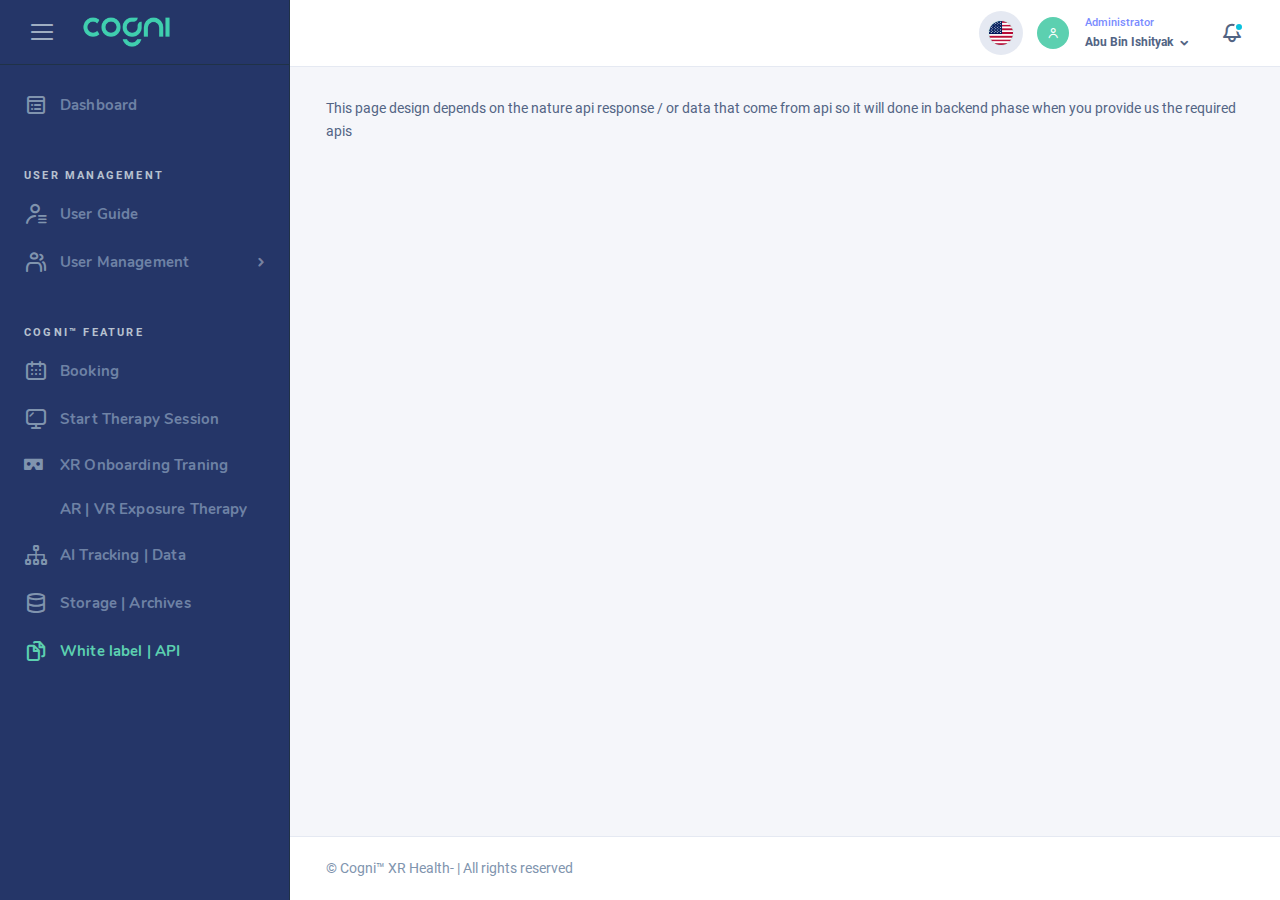
<file: API_data_experts.html>
<!DOCTYPE html>
<html lang="zxx" class="js">

<head>
    <base href="">
    <meta charset="utf-8">
    <meta name="author" content="Softnio">
    <meta name="viewport" content="width=device-width, initial-scale=1, shrink-to-fit=no">
    <meta name="description" content="A powerful and conceptual apps base dashboard template that especially build for developers and programmers.">
    <!-- Fav Icon  -->
    <link rel="shortcut icon" href="images/cogni_green.webp">
    <!-- Page Title  -->
    <title>Cogni™ Dashboard </title>
    <!-- StyleSheets  -->
    <link rel="stylesheet" href="assets/css/dashlite.css?ver=2.9.0">
    <link id="skin-default" rel="stylesheet" href="assets/css/theme.css?ver=2.9.0">
    <link href="https://pro.fontawesome.com/releases/v5.10.0/css/all.css" rel="stylesheet">
</head>

<body class="nk-body bg-lighter npc-general has-sidebar ">
    <div class="nk-app-root">
        <!-- main @s -->
        <div class="nk-main ">
           <!-- sidebar @s -->
           <div class="nk-sidebar nk-sidebar-fixed is-dark" style="background-color: #253668;" data-content="sidebarMenu">
            <div class="nk-sidebar-element nk-sidebar-head">
                <div class="nk-menu-trigger">
                    <a href="#" class="nk-nav-toggle nk-quick-nav-icon d-xl-none" data-target="sidebarMenu"><em class="icon ni ni-arrow-left"></em></a>
                    <a href="#" class="nk-nav-compact nk-quick-nav-icon d-none d-xl-inline-flex" data-target="sidebarMenu"><em class="icon ni ni-menu"></em></a>
                </div>
                <div class="nk-sidebar-brand">
                    <a href="index.html" class="logo-link nk-sidebar-logo">
                        <img class="logo-light logo-img" src="images/cogni_green.webp" srcset="images/cogni_green.webp 2x" alt="logo">
                        <img class="logo-dark logo-img" src="images/cogni_green.webp" srcset="images/cogni_green.webp 2x" alt="logo-dark">
                    </a>
                </div>
            </div><!-- .nk-sidebar-element -->
            <div class="nk-sidebar-element nk-sidebar-body">
                <div class="nk-sidebar-content">
                    <div class="nk-sidebar-menu" data-simplebar>
                        <ul class="nk-menu">
                            <li class="nk-menu-item">
                                <a href="index.html" class="nk-menu-link">
                                    <span class="nk-menu-icon"><em class="icon ni ni-property"></em></span>
                                    <span class="nk-menu-text">Dashboard</span>
                                </a>
                            </li><!-- .nk-menu-item -->
                            <li class="nk-menu-heading">
                                <h6 class="overline-title text-primary-alt">User Management</h6>
                            </li><!-- .nk-menu-heading -->
                            <li class="nk-menu-item">
                                <a href="index.html" class="nk-menu-link">
                                    <span class="nk-menu-icon"><em class="icon ni ni-user-list"></em></span>
                                    <span class="nk-menu-text">User Guide</span>
                                </a>
                            </li><!-- .nk-menu-item -->
                            
                           
                            <li class="nk-menu-item has-sub">
                                <a href="#" class="nk-menu-link nk-menu-toggle">
                                    <span class="nk-menu-icon"><em class="icon ni ni-users"></em></span>
                                    <span class="nk-menu-text">User Management</span>
                                </a>
                                <ul class="nk-menu-sub">
                                    <li class="nk-menu-heading">
                                        <h6 class="overline-title text-primary-alt">Role Management</h6>
                                    </li><!-- .nk-menu-heading -->
                                    <li class="nk-menu-item">
                                        <a href="user_list.html" class="nk-menu-link"><span class="nk-menu-text">Admin</span></a>
                                    </li>
                                    <li class="nk-menu-item">
                                        <a href="user_list.html" class="nk-menu-link"><span class="nk-menu-text">Private practice </span></a>
                                    </li>
                                    <li class="nk-menu-item">
                                        <a href="user_list.html" class="nk-menu-link"><span class="nk-menu-text">Group practice</span></a>
                                    </li>
                                    <li class="nk-menu-item">
                                        <a href="user_list.html" class="nk-menu-link"><span class="nk-menu-text">Enterprise EAP</span></a>
                                    </li>
                                    <li class="nk-menu-item">
                                        <a href="user_list.html" class="nk-menu-link"><span class="nk-menu-text">School Counsellors</span></a>
                                    </li>
                                    <li class="nk-menu-item">
                                        <a href="user_list.html" class="nk-menu-link"><span class="nk-menu-text">Other Behavioral Health Providers</span></a>
                                    </li>
                                    <li class="nk-menu-item">
                                        <a href="user_list.html" class="nk-menu-link"><span class="nk-menu-text">Therapists and Counsellors</span></a>
                                    </li>
                                    <li class="nk-menu-item">
                                        <a href="user_list.html" class="nk-menu-link"><span class="nk-menu-text">Enterprise EAP</span></a>
                                    </li>
                                    <li class="nk-menu-item">
                                        <a href="user_list.html" class="nk-menu-link"><span class="nk-menu-text">School Counsellors</span></a>
                                    </li>
                                    <li class="nk-menu-item">
                                        <a href="user_list.html" class="nk-menu-link"><span class="nk-menu-text">Client</span></a>
                                    </li>
                                </ul><!-- .nk-menu-sub -->
                            </li><!-- .nk-menu-item -->
                            <li class="nk-menu-heading">
                                <h6 class="overline-title text-primary-alt">Cogni™ Feature</h6>
                            </li><!-- .nk-menu-heading -->
                            <li class="nk-menu-item ">
                                <a href="booking.html" class="nk-menu-link ">
                                    <span class="nk-menu-icon"><em class="icon ni ni-calender-date"></em></span>
                                    <span class="nk-menu-text">Booking </span>
                                </a>
                            </li><!-- .nk-menu-item -->
                            <li class="nk-menu-item ">
                                <a href="start_therapy_session.html" class="nk-menu-link ">
                                    <span class="nk-menu-icon"><em class="icon ni ni-monitor"></em></span>
                                    <span class="nk-menu-text">Start Therapy Session</span>
                                </a>
                            </li><!-- .nk-menu-item -->
                            <li class="nk-menu-item ">
                                <a href="XR_onboarding_traning.html" class="nk-menu-link ">
                                    <span class="nk-menu-icon"><i class="fas fa-vr-cardboard"></i></span>
                                    <span class="nk-menu-text">XR Onboarding Traning</span>
                                </a>
                            </li><!-- .nk-menu-item -->
                            <li class="nk-menu-item ">
                                <a href="AR_VR_therapy.html" class="nk-menu-link ">
                                    <span class="nk-menu-icon"><i class="fas fa-head-vr"></i></span>
                                    <span class="nk-menu-text">AR | VR Exposure Therapy</span>
                                </a>
                            </li><!-- .nk-menu-item -->
                            <li class="nk-menu-item ">
                                <a href="AI_tracking_data.html" class="nk-menu-link ">
                                    <span class="nk-menu-icon"><em class="icon ni ni-network"></em></span>
                                    <span class="nk-menu-text">AI Tracking | Data</span>
                                </a>
                            </li><!-- .nk-menu-item -->
                            <li class="nk-menu-item">
                                <a href="storage_API_data_export.html" class="nk-menu-link">
                                    <span class="nk-menu-icon"><em class="icon ni ni-db"></em></span>
                                    <span class="nk-menu-text">Storage | Archives</span>
                                </a>
                            </li><!-- .nk-menu-item -->
                            <li class="nk-menu-item">
                                <a href="API_data_experts.html" class="nk-menu-link">
                                    <span class="nk-menu-icon"><em class="icon ni ni-files"></em></span>
                                    <span class="nk-menu-text">White label | API</span>
                                </a>
                            </li><!-- .nk-menu-item -->
                      </ul><!-- .nk-menu -->
                    </div><!-- .nk-sidebar-menu -->
                </div><!-- .nk-sidebar-content -->
            </div><!-- .nk-sidebar-element -->
        </div>
        <!-- sidebar @e -->
            <!-- wrap @s -->
            <div class="nk-wrap ">
                <!-- main header @s -->
                <div class="nk-header nk-header-fixed is-light">
                    <div class="container-fluid">
                        <div class="nk-header-wrap">
                            <div class="nk-menu-trigger d-xl-none ml-n1">
                                <a href="#" class="nk-nav-toggle nk-quick-nav-icon" data-target="sidebarMenu"><em class="icon ni ni-menu"></em></a>
                            </div>
                            <div class="nk-header-brand d-xl-none">
                                <a href="index.html" class="logo-link">
                                    <img class="logo-light logo-img" src="images/cogni_green.webp" srcset="images/cogni_green.webp 2x" alt="logo">
                                    <img class="logo-dark logo-img" src="images/cogni_green.webp" srcset="images/cogni_green.webp 2x" alt="logo-dark">
                                </a>
                            </div><!-- .nk-header-brand -->
                            <div class="nk-header-tools">
                                <ul class="nk-quick-nav">
                                    <li class="dropdown language-dropdown d-none d-sm-block mr-n1 show">
                                        <a href="#" class="dropdown-toggle nk-quick-nav-icon" data-toggle="dropdown" aria-expanded="true">
                                            <div class="user-avatar xs border border-light">
                                                <img src="images/flags/english-sq.png" alt="">
                                            </div>
                                        </a>
                                        <div class="dropdown-menu dropdown-menu-right dropdown-menu-s1 " x-placement="bottom-end" style="position: absolute; will-change: transform; top: 0px; left: 0px; transform: translate3d(-126px, 38px, 0px);">
                                            <ul class="language-list">
                                                <li>
                                                    <a href="#" class="language-item">
                                                        <img src="images/flags/english.png" alt="" class="language-flag">
                                                        <span class="language-name">English</span>
                                                    </a>
                                                </li>
                                                <li>
                                                    <a href="#" class="language-item">
                                                        <img src="images/flags/french.png" alt="" class="language-flag">
                                                        <span class="language-name">French</span>
                                                    </a>
                                                </li>
                                                <li>
                                                    <a href="#" class="language-item">
                                                        <img src="images/flags/spanish.png " alt="" class="language-flag">
                                                        <span class="language-name">Spanish</span>
                                                    </a>
                                                </li>
                                            </ul>
                                        </div>
                                    </li>
                                    <li class="dropdown user-dropdown">
                                        <a href="#" class="dropdown-toggle" data-toggle="dropdown">
                                            <div class="user-toggle">
                                                <div class="user-avatar sm">
                                                    <em class="icon ni ni-user-alt"></em>
                                                </div>
                                                <div class="user-info d-none d-md-block">
                                                    <div class="user-status">Administrator</div>
                                                    <div class="user-name dropdown-indicator">Abu Bin Ishityak</div>
                                                </div>
                                            </div>
                                        </a>
                                        <div class="dropdown-menu dropdown-menu-md dropdown-menu-right dropdown-menu-s1">
                                            <div class="dropdown-inner user-card-wrap bg-lighter d-none d-md-block">
                                                <div class="user-card">
                                                    <div class="user-avatar">
                                                        <span>AB</span>
                                                    </div>
                                                    <div class="user-info">
                                                        <span class="lead-text">Abu Bin Ishtiyak</span>
                                                        <span class="sub-text">info@softnio.com</span>
                                                    </div>
                                                </div>
                                            </div>
                                            <div class="dropdown-inner">
                                                <ul class="link-list">
                                                    <li><a href="profile_personal.html"><em class="icon ni ni-user-alt"></em><span>View Profile</span></a></li>
                                                    <li><a href="profile_security.html"><em class="icon ni ni-setting-alt"></em><span>Account Setting</span></a></li>
                                                    <li><a class="dark-switch" href="#"><em class="icon ni ni-moon"></em><span>Dark Mode</span></a></li>
                                                </ul>
                                            </div>
                                            <div class="dropdown-inner">
                                                <ul class="link-list">
                                                    <li><a href="auth-login.html"><em class="icon ni ni-signout"></em><span>Sign out</span></a></li>
                                                </ul>
                                            </div>
                                        </div>
                                    </li><!-- .dropdown -->
                                    <li class="dropdown notification-dropdown mr-n1">
                                        <a href="#" class="dropdown-toggle nk-quick-nav-icon" data-toggle="dropdown">
                                            <div class="icon-status icon-status-info"><em class="icon ni ni-bell"></em></div>
                                        </a>
                                        <div class="dropdown-menu dropdown-menu-xl dropdown-menu-right dropdown-menu-s1">
                                            <div class="dropdown-head">
                                                <span class="sub-title nk-dropdown-title">Notifications</span>
                                                <a href="#">Mark All as Read</a>
                                            </div>
                                            <div class="dropdown-body">
                                                <div class="nk-notification">
                                                    <div class="nk-notification-item dropdown-inner">
                                                        <div class="nk-notification-icon">
                                                            <em class="icon icon-circle bg-warning-dim ni ni-curve-down-right"></em>
                                                        </div>
                                                        <div class="nk-notification-content">
                                                            <div class="nk-notification-text">You have requested to <span>Widthdrawl</span></div>
                                                            <div class="nk-notification-time">2 hrs ago</div>
                                                        </div>
                                                    </div>
                                                    <div class="nk-notification-item dropdown-inner">
                                                        <div class="nk-notification-icon">
                                                            <em class="icon icon-circle bg-success-dim ni ni-curve-down-left"></em>
                                                        </div>
                                                        <div class="nk-notification-content">
                                                            <div class="nk-notification-text">Your <span>Deposit Order</span> is placed</div>
                                                            <div class="nk-notification-time">2 hrs ago</div>
                                                        </div>
                                                    </div>
                                                    <div class="nk-notification-item dropdown-inner">
                                                        <div class="nk-notification-icon">
                                                            <em class="icon icon-circle bg-warning-dim ni ni-curve-down-right"></em>
                                                        </div>
                                                        <div class="nk-notification-content">
                                                            <div class="nk-notification-text">You have requested to <span>Widthdrawl</span></div>
                                                            <div class="nk-notification-time">2 hrs ago</div>
                                                        </div>
                                                    </div>
                                                    <div class="nk-notification-item dropdown-inner">
                                                        <div class="nk-notification-icon">
                                                            <em class="icon icon-circle bg-success-dim ni ni-curve-down-left"></em>
                                                        </div>
                                                        <div class="nk-notification-content">
                                                            <div class="nk-notification-text">Your <span>Deposit Order</span> is placed</div>
                                                            <div class="nk-notification-time">2 hrs ago</div>
                                                        </div>
                                                    </div>
                                                    <div class="nk-notification-item dropdown-inner">
                                                        <div class="nk-notification-icon">
                                                            <em class="icon icon-circle bg-warning-dim ni ni-curve-down-right"></em>
                                                        </div>
                                                        <div class="nk-notification-content">
                                                            <div class="nk-notification-text">You have requested to <span>Widthdrawl</span></div>
                                                            <div class="nk-notification-time">2 hrs ago</div>
                                                        </div>
                                                    </div>
                                                    <div class="nk-notification-item dropdown-inner">
                                                        <div class="nk-notification-icon">
                                                            <em class="icon icon-circle bg-success-dim ni ni-curve-down-left"></em>
                                                        </div>
                                                        <div class="nk-notification-content">
                                                            <div class="nk-notification-text">Your <span>Deposit Order</span> is placed</div>
                                                            <div class="nk-notification-time">2 hrs ago</div>
                                                        </div>
                                                    </div>
                                                </div><!-- .nk-notification -->
                                            </div><!-- .nk-dropdown-body -->
                                            <div class="dropdown-foot center">
                                                <a href="#">View All</a>
                                            </div>
                                        </div>
                                    </li><!-- .dropdown -->
                                </ul><!-- .nk-quick-nav -->
                            </div><!-- .nk-header-tools -->
                        </div><!-- .nk-header-wrap -->
                    </div><!-- .container-fliud -->
                </div>
                <!-- main header @e -->
                <!-- content @s -->
                <div class="nk-content">
                    <div class="container-fluid">
                        <div class="nk-content-inner">
                            <div class="nk-content-body">
                                <div class="nk-block-head nk-block-head-sm">
                                    <div class="nk-block-between">
                                        <div class="nk-block-head-content">
                                            <!-- <h3 class="nk-block-title page-title">Therapies</h3> -->
                                            <p>This page design depends on the nature api response / or data that come from api so it will done in backend phase when you provide us the required apis</p>
                                        </div><!-- .nk-block-head-content -->
                                        <div class="nk-block-head-content">
                                        </div><!-- .nk-block-head-content -->
                                    </div><!-- .nk-block-between -->
                                </div><!-- .nk-block-head -->

                
                
                        
                    </div>
                </div>
            </div>
        </div>

                <!-- content @e -->
                <!-- footer @s -->
                <div class="nk-footer">
                    <div class="container-fluid">
                        <div class="nk-footer-wrap">
                            <div class="nk-footer-copyright"> &copy;   <a href="#" target="_blank">Cogni™ XR Health-</a> | All rights reserved
                            </div>
                        </div>
                    </div>
                </div>
                <!-- footer @e -->
            </div>
            <!-- wrap @e -->
        </div>
        <!-- main @e -->
    </div>
    <!-- app-root @e -->
    
    <!-- JavaScript -->
    <script src="assets/js/bundle.js?ver=2.9.0"></script>
    <script src="assets/js/scripts.js?ver=2.9.0"></script>
    <script src="assets/js/charts/gd-default.js?ver=2.9.0"></script>
</body>

</html>
</file>
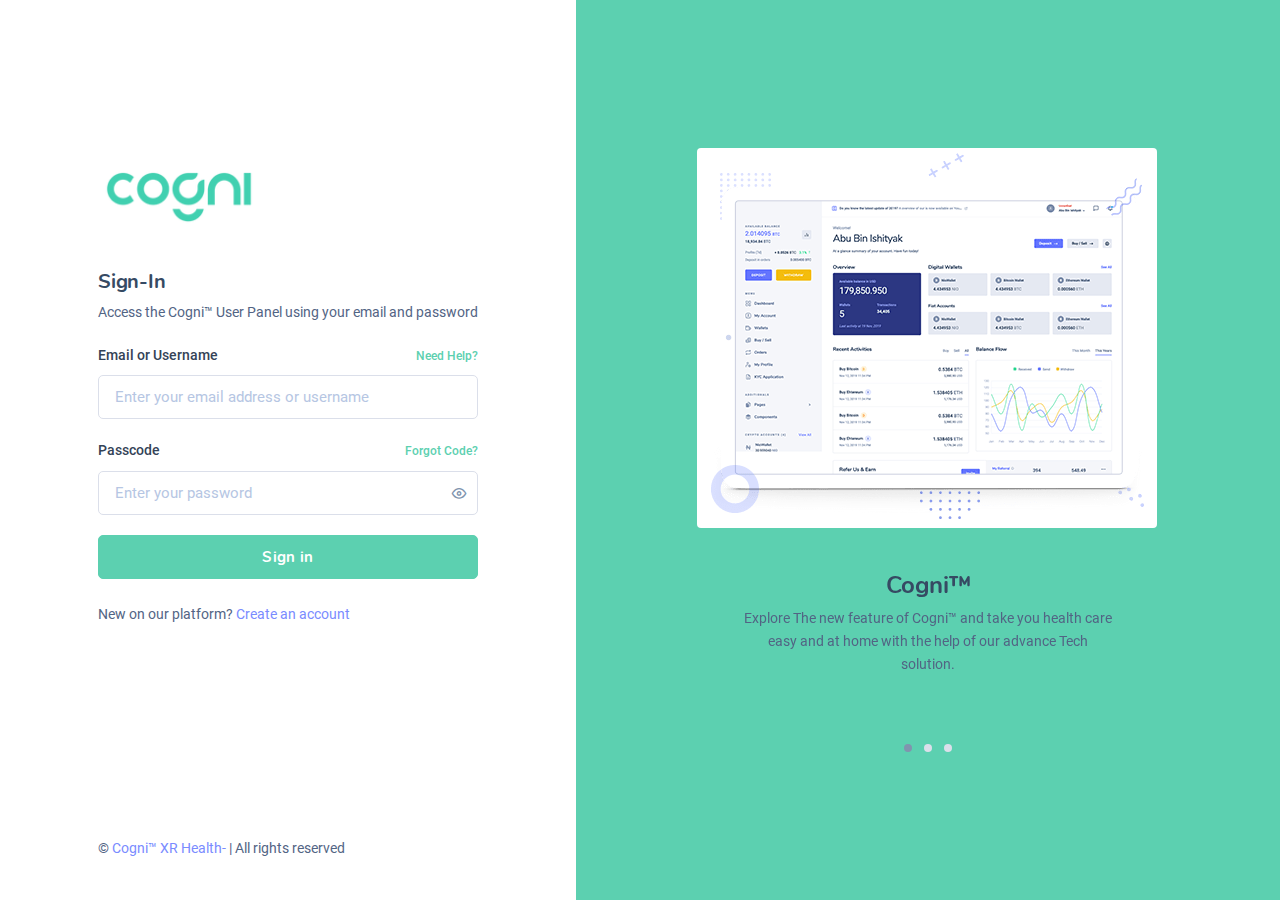
<file: auth-login.html>
<!DOCTYPE html>
<html lang="zxx" class="js">

<head>
    <base href="">
    <meta charset="utf-8">
    <meta name="author" content="Softnio">
    <meta name="viewport" content="width=device-width, initial-scale=1, shrink-to-fit=no">
    <meta name="description" content="A powerful and conceptual apps base dashboard template that especially build for developers and programmers.">
    <!-- Fav Icon  -->
    <link rel="shortcut icon" href="images/cogni_green.webp">
    <!-- Page Title  -->
    <title>Login | Cogni™ Dashboard</title>
    <!-- StyleSheets  -->
    <link rel="stylesheet" href="assets/css/dashlite.css?ver=2.9.0">
    <link id="skin-default" rel="stylesheet" href="assets/css/theme.css?ver=2.9.0">
</head>

<body class="nk-body bg-white npc-general pg-auth">
    <div class="nk-app-root">
        <!-- main @s -->
        <div class="nk-main ">
            <!-- wrap @s -->
            <div class="nk-wrap nk-wrap-nosidebar">
                <!-- content @s -->
                <div class="nk-content ">
                    <div class="nk-split nk-split-page nk-split-md">
                        <div class="nk-split-content nk-block-area nk-block-area-column nk-auth-container bg-white">
                            <div class="absolute-top-right d-lg-none p-3 p-sm-5">
                                <a href="#" class="toggle btn-white btn btn-icon btn-light" data-target="athPromo"><em class="icon ni ni-info"></em></a>
                            </div>
                            <div class="nk-block nk-block-middle nk-auth-body">
                                <div class="brand-logo pb-5">
                                    <a href="html/index.html" class="logo-link">
                                        <img class="logo-light logo-img logo-img-lg" src="images/cogni_green.webp" srcset="images/cogni_green.webp 2x" alt="logo">
                                        <img class="logo-dark logo-img logo-img-lg" src="images/cogni_green.webp" srcset="images/cogni_green.webp 2x" alt="logo-dark">
                                    </a>
                                </div>
                                <div class="nk-block-head">
                                    <div class="nk-block-head-content">
                                        <h5 class="nk-block-title">Sign-In</h5>
                                        <div class="nk-block-des">
                                            <p>Access the Cogni™ User Panel using your email and password</p>
                                        </div>
                                    </div>
                                </div><!-- .nk-block-head -->
                                <form action="index.html" class="form-validate is-alter" autocomplete="off">
                                    <div class="form-group">
                                        <div class="form-label-group">
                                            <label class="form-label" for="email-address">Email or Username</label>
                                            <a class="link link-primary link-sm" tabindex="-1" href="#">Need Help?</a>
                                        </div>
                                        <div class="form-control-wrap">
                                            <input autocomplete="off" type="text" class="form-control form-control-lg" required id="email-address" placeholder="Enter your email address or username">
                                        </div>
                                    </div><!-- .form-group -->
                                    <div class="form-group">
                                        <div class="form-label-group">
                                            <label class="form-label" for="password">Passcode</label>
                                            <a class="link link-primary link-sm" tabindex="-1" href="auth-reset.html">Forgot Code?</a>
                                        </div>
                                        <div class="form-control-wrap">
                                            <a tabindex="-1" href="#" class="form-icon form-icon-right passcode-switch lg" data-target="password">
                                                <em class="passcode-icon icon-show icon ni ni-eye"></em>
                                                <em class="passcode-icon icon-hide icon ni ni-eye-off"></em>
                                            </a>
                                            <input autocomplete="new-password" type="password" class="form-control form-control-lg" required id="password" placeholder="Enter your password">
                                        </div>
                                    </div><!-- .form-group -->
                                    <div class="form-group">
                                        <button class="btn btn-lg btn-primary btn-block">Sign in</button>
                                    </div>
                                </form><!-- form -->
                                <div class="form-note-s2 pt-4"> New on our platform? <a href="auth-register.html">Create an account</a>
                                </div>
                            </div><!-- .nk-block -->
                            <div class="nk-block nk-auth-footer">
                                
                                <div class="mt-3">
                                    <p> &copy;   <a href="#" target="_blank">Cogni™ XR Health-</a> | All rights reserved
                                    </p>
                                </div>
                            </div><!-- .nk-block -->
                        </div><!-- .nk-split-content -->
                        <div class="nk-split-content nk-split-stretch  d-flex toggle-break-lg toggle-slide toggle-slide-right" style="background-color: #5cd0b0;" data-content="athPromo" data-toggle-screen="lg" data-toggle-overlay="true">
                            <div class="slider-wrap w-100 w-max-550px p-3 p-sm-5 m-auto">
                                <div class="slider-init" data-slick='{"dots":true, "arrows":false}'>
                                    <div class="slider-item">
                                        <div class="nk-feature nk-feature-center">
                                            <div class="nk-feature-img">
                                                <img class="round" src="images/slides/promo-a.png" srcset="images/slides/promo-a2x.png 2x" alt="">
                                            </div>
                                            <div class="nk-feature-content py-4 p-sm-5">
                                                <h4>Cogni™</h4>
                                                <p>Explore The new feature of Cogni™ and take you health care easy and at home with the help of our advance Tech solution.</p>
                                            </div>
                                        </div>
                                    </div><!-- .slider-item -->
                                    <div class="slider-item">
                                        <div class="nk-feature nk-feature-center">
                                            <div class="nk-feature-img">
                                                <img class="round" src="images/slides/promo-b.png" srcset="images/slides/promo-b2x.png 2x" alt="">
                                            </div>
                                            <div class="nk-feature-content py-4 p-sm-5">
                                                <h4>Cogni™</h4>
                                                <p>Explore The new feature of Cogni™ and take you health care easy and at home with the help of our advance Tech solution.</p>
                                            </div>
                                        </div>
                                    </div><!-- .slider-item -->
                                    <div class="slider-item">
                                        <div class="nk-feature nk-feature-center">
                                            <div class="nk-feature-img">
                                                <img class="round" src="images/slides/promo-c.png" srcset="images/slides/promo-c2x.png 2x" alt="">
                                            </div>
                                            <div class="nk-feature-content py-4 p-sm-5">
                                                <h4>Cogni™</h4>
                                                <p>Explore The new feature of Cogni™ and take you health care easy and at home with the help of our advance Tech solution.</p>
                                            </div>
                                        </div>
                                    </div><!-- .slider-item -->
                                </div><!-- .slider-init -->
                                <div class="slider-dots"></div>
                                <div class="slider-arrows"></div>
                            </div><!-- .slider-wrap -->
                        </div><!-- .nk-split-content -->
                    </div><!-- .nk-split -->
                </div>
                <!-- wrap @e -->
            </div>
            <!-- content @e -->
        </div>
        <!-- main @e -->
    </div>
    <!-- app-root @e -->
    <!-- JavaScript -->
    <script src="assets/js/bundle.js?ver=2.9.0"></script>
    <script src="assets/js/scripts.js?ver=2.9.0"></script>
    <!-- select region modal -->
    <div class="modal fade" tabindex="-1" role="dialog" id="region">
        <div class="modal-dialog modal-lg" role="document">
            <div class="modal-content">
                <a href="#" class="close" data-dismiss="modal"><em class="icon ni ni-cross-sm"></em></a>
                <div class="modal-body modal-body-md">
                    <h5 class="title mb-4">Select Your Country</h5>
                    <div class="nk-country-region">
                        <ul class="country-list text-center gy-2">
                            <li>
                                <a href="#" class="country-item">
                                    <img src="images/flags/arg.png" alt="" class="country-flag">
                                    <span class="country-name">Argentina</span>
                                </a>
                            </li>
                            <li>
                                <a href="#" class="country-item">
                                    <img src="images/flags/aus.png" alt="" class="country-flag">
                                    <span class="country-name">Australia</span>
                                </a>
                            </li>
                            <li>
                                <a href="#" class="country-item">
                                    <img src="images/flags/bangladesh.png" alt="" class="country-flag">
                                    <span class="country-name">Bangladesh</span>
                                </a>
                            </li>
                            <li>
                                <a href="#" class="country-item">
                                    <img src="images/flags/canada.png" alt="" class="country-flag">
                                    <span class="country-name">Canada <small>(English)</small></span>
                                </a>
                            </li>
                            <li>
                                <a href="#" class="country-item">
                                    <img src="images/flags/china.png" alt="" class="country-flag">
                                    <span class="country-name">Centrafricaine</span>
                                </a>
                            </li>
                            <li>
                                <a href="#" class="country-item">
                                    <img src="images/flags/china.png" alt="" class="country-flag">
                                    <span class="country-name">China</span>
                                </a>
                            </li>
                            <li>
                                <a href="#" class="country-item">
                                    <img src="images/flags/french.png" alt="" class="country-flag">
                                    <span class="country-name">France</span>
                                </a>
                            </li>
                            <li>
                                <a href="#" class="country-item">
                                    <img src="images/flags/germany.png" alt="" class="country-flag">
                                    <span class="country-name">Germany</span>
                                </a>
                            </li>
                            <li>
                                <a href="#" class="country-item">
                                    <img src="images/flags/iran.png" alt="" class="country-flag">
                                    <span class="country-name">Iran</span>
                                </a>
                            </li>
                            <li>
                                <a href="#" class="country-item">
                                    <img src="images/flags/italy.png" alt="" class="country-flag">
                                    <span class="country-name">Italy</span>
                                </a>
                            </li>
                            <li>
                                <a href="#" class="country-item">
                                    <img src="images/flags/mexico.png" alt="" class="country-flag">
                                    <span class="country-name">México</span>
                                </a>
                            </li>
                            <li>
                                <a href="#" class="country-item">
                                    <img src="images/flags/philipine.png" alt="" class="country-flag">
                                    <span class="country-name">Philippines</span>
                                </a>
                            </li>
                            <li>
                                <a href="#" class="country-item">
                                    <img src="images/flags/portugal.png" alt="" class="country-flag">
                                    <span class="country-name">Portugal</span>
                                </a>
                            </li>
                            <li>
                                <a href="#" class="country-item">
                                    <img src="images/flags/s-africa.png" alt="" class="country-flag">
                                    <span class="country-name">South Africa</span>
                                </a>
                            </li>
                            <li>
                                <a href="#" class="country-item">
                                    <img src="images/flags/spanish.png" alt="" class="country-flag">
                                    <span class="country-name">Spain</span>
                                </a>
                            </li>
                            <li>
                                <a href="#" class="country-item">
                                    <img src="images/flags/switzerland.png" alt="" class="country-flag">
                                    <span class="country-name">Switzerland</span>
                                </a>
                            </li>
                            <li>
                                <a href="#" class="country-item">
                                    <img src="images/flags/uk.png" alt="" class="country-flag">
                                    <span class="country-name">United Kingdom</span>
                                </a>
                            </li>
                            <li>
                                <a href="#" class="country-item">
                                    <img src="images/flags/english.png" alt="" class="country-flag">
                                    <span class="country-name">United State</span>
                                </a>
                            </li>
                        </ul>
                    </div>
                </div>
            </div><!-- .modal-content -->
        </div><!-- .modla-dialog -->
    </div><!-- .modal -->

</html>
</file>
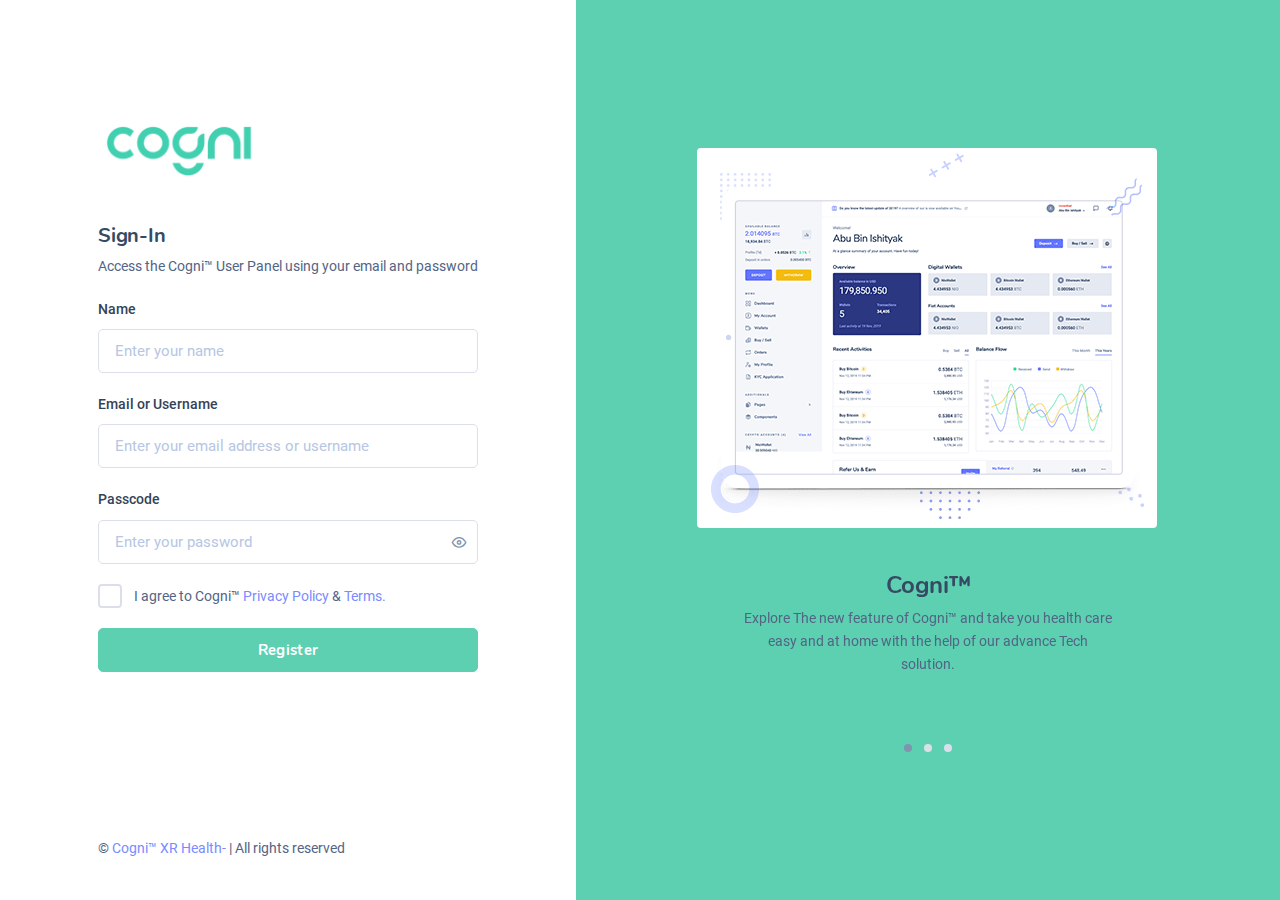
<file: auth-register.html>
<!DOCTYPE html>
<html lang="zxx" class="js">

<head>
    <base href="">
    <meta charset="utf-8">
    <meta name="author" content="Softnio">
    <meta name="viewport" content="width=device-width, initial-scale=1, shrink-to-fit=no">
    <meta name="description" content="A powerful and conceptual apps base dashboard template that especially build for developers and programmers.">
    <!-- Fav Icon  -->
    <link rel="shortcut icon" href="images/cogni_green.webp">
    <!-- Page Title  -->
    <title>Register | Cogni™ Dashboard</title>
    <!-- StyleSheets  -->
    <link rel="stylesheet" href="assets/css/dashlite.css?ver=2.9.0">
    <link id="skin-default" rel="stylesheet" href="assets/css/theme.css?ver=2.9.0">
</head>

<body class="nk-body bg-white npc-general pg-auth">
    <div class="nk-app-root">
        <!-- main @s -->
        <div class="nk-main ">
            <!-- wrap @s -->
            <div class="nk-wrap nk-wrap-nosidebar">
                <!-- content @s -->
                <div class="nk-content ">
                    <div class="nk-split nk-split-page nk-split-md">
                        <div class="nk-split-content nk-block-area nk-block-area-column nk-auth-container bg-white">
                            <div class="absolute-top-right d-lg-none p-3 p-sm-5">
                                <a href="#" class="toggle btn-white btn btn-icon btn-light" data-target="athPromo"><em class="icon ni ni-info"></em></a>
                            </div>
                            <div class="nk-block nk-block-middle nk-auth-body">
                                <div class="brand-logo pb-5">
                                    <a href="html/index.html" class="logo-link">
                                        <img class="logo-light logo-img logo-img-lg" src="images/cogni_green.webp" srcset="images/cogni_green.webp 2x" alt="logo">
                                        <img class="logo-dark logo-img logo-img-lg" src="images/cogni_green.webp" srcset="images/cogni_green.webp 2x" alt="logo-dark">
                                    </a>
                                </div>
                                <div class="nk-block-head">
                                    <div class="nk-block-head-content">
                                        <h5 class="nk-block-title">Sign-In</h5>
                                        <div class="nk-block-des">
                                            <p>Access the Cogni™ User Panel using your email and password</p>
                                        </div>
                                    </div>
                                </div><!-- .nk-block-head -->
                                <form action="index.html">
                                    <div class="form-group">
                                        <label class="form-label" for="name">Name</label>
                                        <div class="form-control-wrap">
                                            <input type="text" class="form-control form-control-lg" id="name" placeholder="Enter your name">
                                        </div>
                                    </div>
                                    <div class="form-group">
                                        <label class="form-label" for="email">Email or Username</label>
                                        <div class="form-control-wrap">
                                            <input type="text" class="form-control form-control-lg" id="email" placeholder="Enter your email address or username">
                                        </div>
                                    </div>
                                    <div class="form-group">
                                        <label class="form-label" for="password">Passcode</label>
                                        <div class="form-control-wrap">
                                            <a tabindex="-1" href="#" class="form-icon form-icon-right passcode-switch lg" data-target="password">
                                                <em class="passcode-icon icon-show icon ni ni-eye"></em>
                                                <em class="passcode-icon icon-hide icon ni ni-eye-off"></em>
                                            </a>
                                            <input type="password" class="form-control form-control-lg" id="password" placeholder="Enter your password">
                                        </div>
                                    </div>
                                    <div class="form-group">
                                        <div class="custom-control custom-control-xs custom-checkbox">
                                            <input type="checkbox" class="custom-control-input" id="checkbox">
                                            <label class="custom-control-label" for="checkbox">I agree to Cogni™ <a tabindex="-1" href="#">Privacy Policy</a> &amp; <a tabindex="-1" href="#"> Terms.</a></label>
                                        </div>
                                    </div>
                                    <div class="form-group">
                                        <button class="btn btn-lg btn-primary btn-block">Register</button>
                                    </div>
                                </form>
                            </div><!-- .nk-block -->
                            <div class="nk-block nk-auth-footer">
                                
                                <div class="mt-3">
                                    <p> &copy;   <a href="#" target="_blank">Cogni™ XR Health-</a> | All rights reserved
                                    </p>
                                </div>
                            </div><!-- .nk-block -->
                        </div><!-- .nk-split-content -->
                        <div class="nk-split-content nk-split-stretch  d-flex toggle-break-lg toggle-slide toggle-slide-right" style="background-color: #5cd0b0;" data-content="athPromo" data-toggle-screen="lg" data-toggle-overlay="true">
                            <div class="slider-wrap w-100 w-max-550px p-3 p-sm-5 m-auto">
                                <div class="slider-init" data-slick='{"dots":true, "arrows":false}'>
                                    <div class="slider-item">
                                        <div class="nk-feature nk-feature-center">
                                            <div class="nk-feature-img">
                                                <img class="round" src="images/slides/promo-a.png" srcset="images/slides/promo-a2x.png 2x" alt="">
                                            </div>
                                            <div class="nk-feature-content py-4 p-sm-5">
                                                <h4>Cogni™</h4>
                                                <p>Explore The new feature of Cogni™ and take you health care easy and at home with the help of our advance Tech solution.</p>
                                            </div>
                                        </div>
                                    </div><!-- .slider-item -->
                                    <div class="slider-item">
                                        <div class="nk-feature nk-feature-center">
                                            <div class="nk-feature-img">
                                                <img class="round" src="images/slides/promo-b.png" srcset="images/slides/promo-b2x.png 2x" alt="">
                                            </div>
                                            <div class="nk-feature-content py-4 p-sm-5">
                                                <h4>Cogni™</h4>
                                                <p>Explore The new feature of Cogni™ and take you health care easy and at home with the help of our advance Tech solution.</p>
                                            </div>
                                        </div>
                                    </div><!-- .slider-item -->
                                    <div class="slider-item">
                                        <div class="nk-feature nk-feature-center">
                                            <div class="nk-feature-img">
                                                <img class="round" src="images/slides/promo-c.png" srcset="images/slides/promo-c2x.png 2x" alt="">
                                            </div>
                                            <div class="nk-feature-content py-4 p-sm-5">
                                                <h4>Cogni™</h4>
                                                <p>Explore The new feature of Cogni™ and take you health care easy and at home with the help of our advance Tech solution.</p>
                                            </div>
                                        </div>
                                    </div><!-- .slider-item -->
                                </div><!-- .slider-init -->
                                <div class="slider-dots"></div>
                                <div class="slider-arrows"></div>
                            </div><!-- .slider-wrap -->
                        </div><!-- .nk-split-content -->
                    </div><!-- .nk-split -->
                </div>
                <!-- wrap @e -->
            </div>
            <!-- content @e -->
        </div>
        <!-- main @e -->
    </div>
    <!-- app-root @e -->
    <!-- JavaScript -->
    <script src="assets/js/bundle.js?ver=2.9.0"></script>
    <script src="assets/js/scripts.js?ver=2.9.0"></script>

</html>
</file>
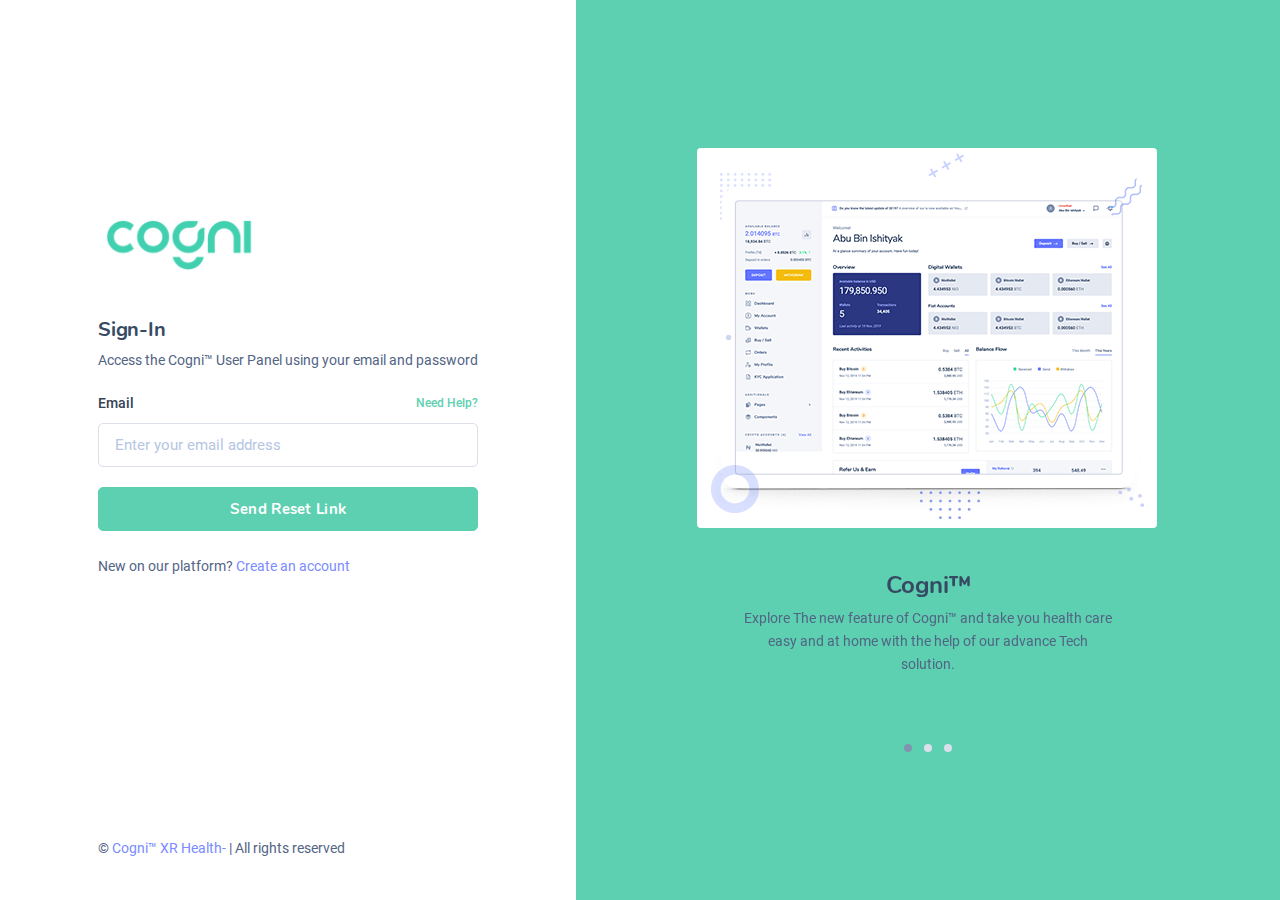
<file: auth-reset.html>
<!DOCTYPE html>
<html lang="zxx" class="js">

<head>
    <base href="">
    <meta charset="utf-8">
    <meta name="author" content="Softnio">
    <meta name="viewport" content="width=device-width, initial-scale=1, shrink-to-fit=no">
    <meta name="description" content="A powerful and conceptual apps base dashboard template that especially build for developers and programmers.">
    <!-- Fav Icon  -->
    <link rel="shortcut icon" href="images/cogni_green.webp">
    <!-- Page Title  -->
    <title>Reset | Cogni™ Dashboard</title>
    <!-- StyleSheets  -->
    <link rel="stylesheet" href="assets/css/dashlite.css?ver=2.9.0">
    <link id="skin-default" rel="stylesheet" href="assets/css/theme.css?ver=2.9.0">
</head>

<body class="nk-body bg-white npc-general pg-auth">
    <div class="nk-app-root">
        <!-- main @s -->
        <div class="nk-main ">
            <!-- wrap @s -->
            <div class="nk-wrap nk-wrap-nosidebar">
                <!-- content @s -->
                <div class="nk-content ">
                    <div class="nk-split nk-split-page nk-split-md">
                        <div class="nk-split-content nk-block-area nk-block-area-column nk-auth-container bg-white">
                            <div class="absolute-top-right d-lg-none p-3 p-sm-5">
                                <a href="#" class="toggle btn-white btn btn-icon btn-light" data-target="athPromo"><em class="icon ni ni-info"></em></a>
                            </div>
                            <div class="nk-block nk-block-middle nk-auth-body">
                                <div class="brand-logo pb-5">
                                    <a href="html/index.html" class="logo-link">
                                        <img class="logo-light logo-img logo-img-lg" src="images/cogni_green.webp" srcset="images/cogni_green.webp 2x" alt="logo">
                                        <img class="logo-dark logo-img logo-img-lg" src="images/cogni_green.webp" srcset="images/cogni_green.webp 2x" alt="logo-dark">
                                    </a>
                                </div>
                                <div class="nk-block-head">
                                    <div class="nk-block-head-content">
                                        <h5 class="nk-block-title">Sign-In</h5>
                                        <div class="nk-block-des">
                                            <p>Access the Cogni™ User Panel using your email and password</p>
                                        </div>
                                    </div>
                                </div><!-- .nk-block-head -->
                                <form action="index.html">
                                    <div class="form-group">
                                        <div class="form-label-group">
                                            <label class="form-label" for="default-01">Email</label>
                                            <a class="link link-primary link-sm" href="#">Need Help?</a>
                                        </div>
                                        <div class="form-control-wrap">
                                            <input type="text" class="form-control form-control-lg" id="default-01" placeholder="Enter your email address">
                                        </div>
                                    </div>
                                    <div class="form-group">
                                        <button class="btn btn-lg btn-primary btn-block">Send Reset Link</button>
                                    </div>
                                </form>
                                <div class="form-note-s2 pt-4"> New on our platform? <a href="auth-register.html">Create an account</a>
                                </div>
                            </div><!-- .nk-block -->
                            <div class="nk-block nk-auth-footer">
                                
                                <div class="mt-3">
                                    <p> &copy;   <a href="#" target="_blank">Cogni™ XR Health-</a> | All rights reserved
                                    </p>
                                </div>
                            </div><!-- .nk-block -->
                        </div><!-- .nk-split-content -->
                        <div class="nk-split-content nk-split-stretch  d-flex toggle-break-lg toggle-slide toggle-slide-right" style="background-color: #5cd0b0;" data-content="athPromo" data-toggle-screen="lg" data-toggle-overlay="true">
                            <div class="slider-wrap w-100 w-max-550px p-3 p-sm-5 m-auto">
                                <div class="slider-init" data-slick='{"dots":true, "arrows":false}'>
                                    <div class="slider-item">
                                        <div class="nk-feature nk-feature-center">
                                            <div class="nk-feature-img">
                                                <img class="round" src="images/slides/promo-a.png" srcset="images/slides/promo-a2x.png 2x" alt="">
                                            </div>
                                            <div class="nk-feature-content py-4 p-sm-5">
                                                <h4>Cogni™</h4>
                                                <p>Explore The new feature of Cogni™ and take you health care easy and at home with the help of our advance Tech solution.</p>
                                            </div>
                                        </div>
                                    </div><!-- .slider-item -->
                                    <div class="slider-item">
                                        <div class="nk-feature nk-feature-center">
                                            <div class="nk-feature-img">
                                                <img class="round" src="images/slides/promo-b.png" srcset="images/slides/promo-b2x.png 2x" alt="">
                                            </div>
                                            <div class="nk-feature-content py-4 p-sm-5">
                                                <h4>Cogni™</h4>
                                                <p>Explore The new feature of Cogni™ and take you health care easy and at home with the help of our advance Tech solution.</p>
                                            </div>
                                        </div>
                                    </div><!-- .slider-item -->
                                    <div class="slider-item">
                                        <div class="nk-feature nk-feature-center">
                                            <div class="nk-feature-img">
                                                <img class="round" src="images/slides/promo-c.png" srcset="images/slides/promo-c2x.png 2x" alt="">
                                            </div>
                                            <div class="nk-feature-content py-4 p-sm-5">
                                                <h4>Cogni™</h4>
                                                <p>Explore The new feature of Cogni™ and take you health care easy and at home with the help of our advance Tech solution.</p>
                                            </div>
                                        </div>
                                    </div><!-- .slider-item -->
                                </div><!-- .slider-init -->
                                <div class="slider-dots"></div>
                                <div class="slider-arrows"></div>
                            </div><!-- .slider-wrap -->
                        </div><!-- .nk-split-content -->
                    </div><!-- .nk-split -->
                </div>
                <!-- wrap @e -->
            </div>
            <!-- content @e -->
        </div>
        <!-- main @e -->
    </div>
    <!-- app-root @e -->
    <!-- JavaScript -->
    <script src="assets/js/bundle.js?ver=2.9.0"></script>
    <script src="assets/js/scripts.js?ver=2.9.0"></script>

</html>
</file>
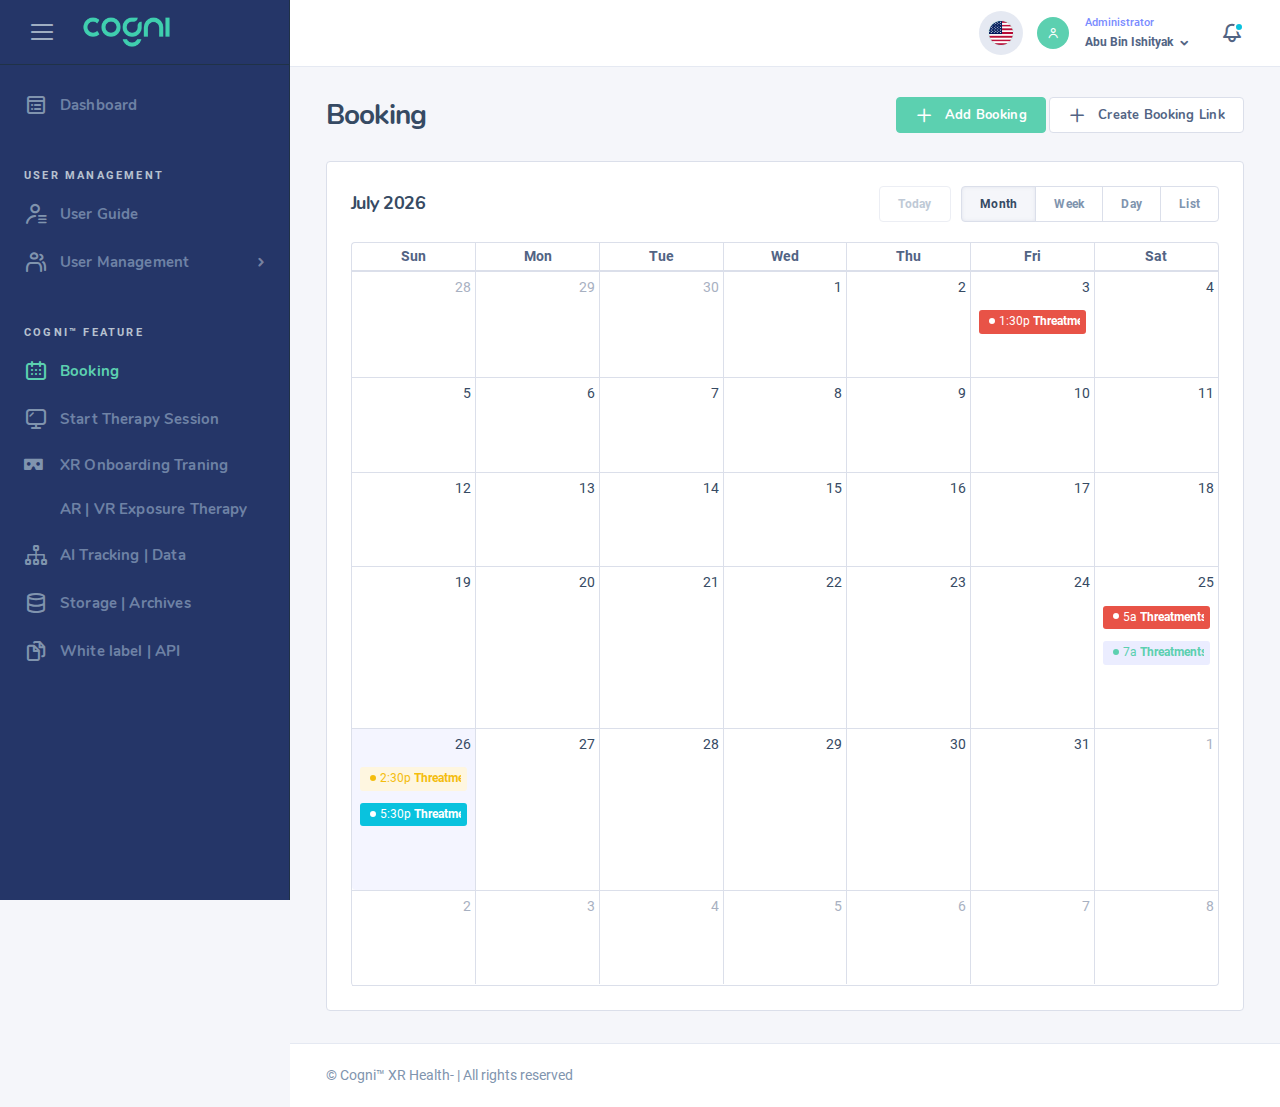
<file: booking.html>
<!DOCTYPE html>
<html lang="zxx" class="js">

<head>
    <base href="">
    <meta charset="utf-8">
    <meta name="author" content="Softnio">
    <meta name="viewport" content="width=device-width, initial-scale=1, shrink-to-fit=no">
    <meta name="description" content="A powerful and conceptual apps base dashboard template that especially build for developers and programmers.">
    <!-- Fav Icon  -->
    <link rel="shortcut icon" href="images/cogni_green.webp">
    <!-- Page Title  -->
    <title>Booking | Cogni™ Dashboard</title>
    <!-- StyleSheets  -->
    <link rel="stylesheet" href="assets/css/dashlite.css?ver=2.9.0">
    <link id="skin-default" rel="stylesheet" href="assets/css/theme.css?ver=2.9.0">
    <link href="https://pro.fontawesome.com/releases/v5.10.0/css/all.css" rel="stylesheet">
</head>

<body class="nk-body bg-lighter npc-general has-sidebar ">
    <div class="nk-app-root">
        <!-- main @s -->
        <div class="nk-main ">
          <!-- sidebar @s -->
          <div class="nk-sidebar nk-sidebar-fixed is-dark" style="background-color: #253668;" data-content="sidebarMenu">
            <div class="nk-sidebar-element nk-sidebar-head">
                <div class="nk-menu-trigger">
                    <a href="#" class="nk-nav-toggle nk-quick-nav-icon d-xl-none" data-target="sidebarMenu"><em class="icon ni ni-arrow-left"></em></a>
                    <a href="#" class="nk-nav-compact nk-quick-nav-icon d-none d-xl-inline-flex" data-target="sidebarMenu"><em class="icon ni ni-menu"></em></a>
                </div>
                <div class="nk-sidebar-brand">
                    <a href="index.html" class="logo-link nk-sidebar-logo">
                        <img class="logo-light logo-img" src="images/cogni_green.webp" srcset="images/cogni_green.webp 2x" alt="logo">
                        <img class="logo-dark logo-img" src="images/cogni_green.webp" srcset="images/cogni_green.webp 2x" alt="logo-dark">
                    </a>
                </div>
            </div><!-- .nk-sidebar-element -->
            <div class="nk-sidebar-element nk-sidebar-body">
                <div class="nk-sidebar-content">
                    <div class="nk-sidebar-menu" data-simplebar>
                        <ul class="nk-menu">
                            <li class="nk-menu-item">
                                <a href="index.html" class="nk-menu-link">
                                    <span class="nk-menu-icon"><em class="icon ni ni-property"></em></span>
                                    <span class="nk-menu-text">Dashboard</span>
                                </a>
                            </li><!-- .nk-menu-item -->
                            <li class="nk-menu-heading">
                                <h6 class="overline-title text-primary-alt">User Management</h6>
                            </li><!-- .nk-menu-heading -->
                            <li class="nk-menu-item">
                                <a href="index.html" class="nk-menu-link">
                                    <span class="nk-menu-icon"><em class="icon ni ni-user-list"></em></span>
                                    <span class="nk-menu-text">User Guide</span>
                                </a>
                            </li><!-- .nk-menu-item -->
                            
                            
                            <li class="nk-menu-item has-sub">
                                <a href="#" class="nk-menu-link nk-menu-toggle">
                                    <span class="nk-menu-icon"><em class="icon ni ni-users"></em></span>
                                    <span class="nk-menu-text">User Management</span>
                                </a>
                                <ul class="nk-menu-sub">
                                    <li class="nk-menu-heading">
                                        <h6 class="overline-title text-primary-alt">Role Management</h6>
                                    </li><!-- .nk-menu-heading -->
                                    <li class="nk-menu-item">
                                        <a href="user_list.html" class="nk-menu-link"><span class="nk-menu-text">Admin</span></a>
                                    </li>
                                    <li class="nk-menu-item">
                                        <a href="user_list.html" class="nk-menu-link"><span class="nk-menu-text">Private practice </span></a>
                                    </li>
                                    <li class="nk-menu-item">
                                        <a href="user_list.html" class="nk-menu-link"><span class="nk-menu-text">Group practice</span></a>
                                    </li>
                                    <li class="nk-menu-item">
                                        <a href="user_list.html" class="nk-menu-link"><span class="nk-menu-text">Enterprise EAP</span></a>
                                    </li>
                                    <li class="nk-menu-item">
                                        <a href="user_list.html" class="nk-menu-link"><span class="nk-menu-text">School Counsellors</span></a>
                                    </li>
                                    <li class="nk-menu-item">
                                        <a href="user_list.html" class="nk-menu-link"><span class="nk-menu-text">Other Behavioral Health Providers</span></a>
                                    </li>
                                    <li class="nk-menu-item">
                                        <a href="user_list.html" class="nk-menu-link"><span class="nk-menu-text">Therapists and Counsellors</span></a>
                                    </li>
                                    <li class="nk-menu-item">
                                        <a href="user_list.html" class="nk-menu-link"><span class="nk-menu-text">Enterprise EAP</span></a>
                                    </li>
                                    <li class="nk-menu-item">
                                        <a href="user_list.html" class="nk-menu-link"><span class="nk-menu-text">School Counsellors</span></a>
                                    </li>
                                    <li class="nk-menu-item">
                                        <a href="user_list.html" class="nk-menu-link"><span class="nk-menu-text">Client</span></a>
                                    </li>
                                </ul><!-- .nk-menu-sub -->
                            </li><!-- .nk-menu-item -->
                            <li class="nk-menu-heading">
                                <h6 class="overline-title text-primary-alt">Cogni™ Feature</h6>
                            </li><!-- .nk-menu-heading -->
                            <li class="nk-menu-item ">
                                <a href="booking.html" class="nk-menu-link ">
                                    <span class="nk-menu-icon"><em class="icon ni ni-calender-date"></em></span>
                                    <span class="nk-menu-text">Booking </span>
                                </a>
                            </li><!-- .nk-menu-item -->
                            <li class="nk-menu-item ">
                                <a href="start_therapy_session.html" class="nk-menu-link ">
                                    <span class="nk-menu-icon"><em class="icon ni ni-monitor"></em></span>
                                    <span class="nk-menu-text">Start Therapy Session</span>
                                </a>
                            </li><!-- .nk-menu-item -->
                            <li class="nk-menu-item ">
                                <a href="XR_onboarding_traning.html" class="nk-menu-link ">
                                    <span class="nk-menu-icon"><i class="fas fa-vr-cardboard"></i></span>
                                    <span class="nk-menu-text">XR Onboarding Traning</span>
                                </a>
                            </li><!-- .nk-menu-item -->
                            <li class="nk-menu-item ">
                                <a href="AR_VR_therapy.html" class="nk-menu-link ">
                                    <span class="nk-menu-icon"><i class="fas fa-head-vr"></i></span>
                                    <span class="nk-menu-text">AR | VR Exposure Therapy</span>
                                </a>
                            </li><!-- .nk-menu-item -->
                            <li class="nk-menu-item ">
                                <a href="AI_tracking_data.html" class="nk-menu-link ">
                                    <span class="nk-menu-icon"><em class="icon ni ni-network"></em></span>
                                    <span class="nk-menu-text">AI Tracking | Data</span>
                                </a>
                            </li><!-- .nk-menu-item -->
                            <li class="nk-menu-item">
                                <a href="storage_API_data_export.html" class="nk-menu-link">
                                    <span class="nk-menu-icon"><em class="icon ni ni-db"></em></span>
                                    <span class="nk-menu-text">Storage | Archives</span>
                                </a>
                            </li><!-- .nk-menu-item -->
                            <li class="nk-menu-item">
                                <a href="API_data_experts.html" class="nk-menu-link">
                                    <span class="nk-menu-icon"><em class="icon ni ni-files"></em></span>
                                    <span class="nk-menu-text">White label | API</span>
                                </a>
                            </li><!-- .nk-menu-item -->
                      </ul><!-- .nk-menu -->
                    </div><!-- .nk-sidebar-menu -->
                </div><!-- .nk-sidebar-content -->
            </div><!-- .nk-sidebar-element -->
        </div>
        <!-- sidebar @e -->
            <!-- wrap @s -->
            <div class="nk-wrap ">
                 <!-- main header @s -->
                 <div class="nk-header nk-header-fixed is-light">
                    <div class="container-fluid">
                        <div class="nk-header-wrap">
                            <div class="nk-menu-trigger d-xl-none ml-n1">
                                <a href="#" class="nk-nav-toggle nk-quick-nav-icon" data-target="sidebarMenu"><em class="icon ni ni-menu"></em></a>
                            </div>
                            <div class="nk-header-brand d-xl-none">
                                <a href="index.html" class="logo-link">
                                    <img class="logo-light logo-img" src="images/cogni_green.webp" srcset="images/cogni_green.webp 2x" alt="logo">
                                    <img class="logo-dark logo-img" src="images/cogni_green.webp" srcset="images/cogni_green.webp 2x" alt="logo-dark">
                                </a>
                            </div><!-- .nk-header-brand -->
                            <div class="nk-header-tools">
                                <ul class="nk-quick-nav">
                                    <li class="dropdown language-dropdown d-none d-sm-block mr-n1 show">
                                        <a href="#" class="dropdown-toggle nk-quick-nav-icon" data-toggle="dropdown" aria-expanded="true">
                                            <div class="user-avatar xs border border-light">
                                                <img src="images/flags/english-sq.png" alt="">
                                            </div>
                                        </a>
                                        <div class="dropdown-menu dropdown-menu-right dropdown-menu-s1 " x-placement="bottom-end" style="position: absolute; will-change: transform; top: 0px; left: 0px; transform: translate3d(-126px, 38px, 0px);">
                                            <ul class="language-list">
                                                <li>
                                                    <a href="#" class="language-item">
                                                        <img src="images/flags/english.png" alt="" class="language-flag">
                                                        <span class="language-name">English</span>
                                                    </a>
                                                </li>
                                                <li>
                                                    <a href="#" class="language-item">
                                                        <img src="images/flags/french.png" alt="" class="language-flag">
                                                        <span class="language-name">French</span>
                                                    </a>
                                                </li>
                                                <li>
                                                    <a href="#" class="language-item">
                                                        <img src="images/flags/spanish.png " alt="" class="language-flag">
                                                        <span class="language-name">Spanish</span>
                                                    </a>
                                                </li>
                                            </ul>
                                        </div>
                                    </li>
                                    <li class="dropdown user-dropdown">
                                        <a href="#" class="dropdown-toggle" data-toggle="dropdown">
                                            <div class="user-toggle">
                                                <div class="user-avatar sm">
                                                    <em class="icon ni ni-user-alt"></em>
                                                </div>
                                                <div class="user-info d-none d-md-block">
                                                    <div class="user-status">Administrator</div>
                                                    <div class="user-name dropdown-indicator">Abu Bin Ishityak</div>
                                                </div>
                                            </div>
                                        </a>
                                        <div class="dropdown-menu dropdown-menu-md dropdown-menu-right dropdown-menu-s1">
                                            <div class="dropdown-inner user-card-wrap bg-lighter d-none d-md-block">
                                                <div class="user-card">
                                                    <div class="user-avatar">
                                                        <span>AB</span>
                                                    </div>
                                                    <div class="user-info">
                                                        <span class="lead-text">Abu Bin Ishtiyak</span>
                                                        <span class="sub-text">info@softnio.com</span>
                                                    </div>
                                                </div>
                                            </div>
                                            <div class="dropdown-inner">
                                                <ul class="link-list">
                                                    <li><a href="profile_personal.html"><em class="icon ni ni-user-alt"></em><span>View Profile</span></a></li>
                                                    <li><a href="profile_security.html"><em class="icon ni ni-setting-alt"></em><span>Account Setting</span></a></li>
                                                    <li><a class="dark-switch" href="#"><em class="icon ni ni-moon"></em><span>Dark Mode</span></a></li>
                                                </ul>
                                            </div>
                                            <div class="dropdown-inner">
                                                <ul class="link-list">
                                                    <li><a href="auth-login.html"><em class="icon ni ni-signout"></em><span>Sign out</span></a></li>
                                                </ul>
                                            </div>
                                        </div>
                                    </li><!-- .dropdown -->
                                    <li class="dropdown notification-dropdown mr-n1">
                                        <a href="#" class="dropdown-toggle nk-quick-nav-icon" data-toggle="dropdown">
                                            <div class="icon-status icon-status-info"><em class="icon ni ni-bell"></em></div>
                                        </a>
                                        <div class="dropdown-menu dropdown-menu-xl dropdown-menu-right dropdown-menu-s1">
                                            <div class="dropdown-head">
                                                <span class="sub-title nk-dropdown-title">Notifications</span>
                                                <a href="#">Mark All as Read</a>
                                            </div>
                                            <div class="dropdown-body">
                                                <div class="nk-notification">
                                                    <div class="nk-notification-item dropdown-inner">
                                                        <div class="nk-notification-icon">
                                                            <em class="icon icon-circle bg-warning-dim ni ni-curve-down-right"></em>
                                                        </div>
                                                        <div class="nk-notification-content">
                                                            <div class="nk-notification-text">You have requested to <span>Widthdrawl</span></div>
                                                            <div class="nk-notification-time">2 hrs ago</div>
                                                        </div>
                                                    </div>
                                                    <div class="nk-notification-item dropdown-inner">
                                                        <div class="nk-notification-icon">
                                                            <em class="icon icon-circle bg-success-dim ni ni-curve-down-left"></em>
                                                        </div>
                                                        <div class="nk-notification-content">
                                                            <div class="nk-notification-text">Your <span>Deposit Order</span> is placed</div>
                                                            <div class="nk-notification-time">2 hrs ago</div>
                                                        </div>
                                                    </div>
                                                    <div class="nk-notification-item dropdown-inner">
                                                        <div class="nk-notification-icon">
                                                            <em class="icon icon-circle bg-warning-dim ni ni-curve-down-right"></em>
                                                        </div>
                                                        <div class="nk-notification-content">
                                                            <div class="nk-notification-text">You have requested to <span>Widthdrawl</span></div>
                                                            <div class="nk-notification-time">2 hrs ago</div>
                                                        </div>
                                                    </div>
                                                    <div class="nk-notification-item dropdown-inner">
                                                        <div class="nk-notification-icon">
                                                            <em class="icon icon-circle bg-success-dim ni ni-curve-down-left"></em>
                                                        </div>
                                                        <div class="nk-notification-content">
                                                            <div class="nk-notification-text">Your <span>Deposit Order</span> is placed</div>
                                                            <div class="nk-notification-time">2 hrs ago</div>
                                                        </div>
                                                    </div>
                                                    <div class="nk-notification-item dropdown-inner">
                                                        <div class="nk-notification-icon">
                                                            <em class="icon icon-circle bg-warning-dim ni ni-curve-down-right"></em>
                                                        </div>
                                                        <div class="nk-notification-content">
                                                            <div class="nk-notification-text">You have requested to <span>Widthdrawl</span></div>
                                                            <div class="nk-notification-time">2 hrs ago</div>
                                                        </div>
                                                    </div>
                                                    <div class="nk-notification-item dropdown-inner">
                                                        <div class="nk-notification-icon">
                                                            <em class="icon icon-circle bg-success-dim ni ni-curve-down-left"></em>
                                                        </div>
                                                        <div class="nk-notification-content">
                                                            <div class="nk-notification-text">Your <span>Deposit Order</span> is placed</div>
                                                            <div class="nk-notification-time">2 hrs ago</div>
                                                        </div>
                                                    </div>
                                                </div><!-- .nk-notification -->
                                            </div><!-- .nk-dropdown-body -->
                                            <div class="dropdown-foot center">
                                                <a href="#">View All</a>
                                            </div>
                                        </div>
                                    </li><!-- .dropdown -->
                                </ul><!-- .nk-quick-nav -->
                            </div><!-- .nk-header-tools -->
                        </div><!-- .nk-header-wrap -->
                    </div><!-- .container-fliud -->
                </div>
                <!-- main header @e -->
                <!-- content @s -->
                <div class="nk-content ">
                    <div class="container-fluid">
                        <div class="nk-content-inner">
                            <div class="nk-content-body">
                                <div class="nk-block-head nk-block-head-sm">
                                    <div class="nk-block-between">
                                        <div class="nk-block-head-content">
                                            <h3 class="nk-block-title page-title">Booking</h3>
                                        </div><!-- .nk-block-head-content -->
                                        <div class="nk-block-head-content">
                                            <a href="#" class="btn btn-primary"  data-toggle="modal" data-target="#addEventPopup"><em class="icon ni ni-plus"></em><span>Add Booking</span></a>
                                            <a href="#" class="btn btn-white btn-dim btn-outline-light" data-toggle="modal" data-target="#createbookinglink"><em class="icon ni ni-plus"></em><span>Create Booking Link</span></a>
                                        </div><!-- .nk-block-head-content -->
                                    </div><!-- .nk-block-between -->
                                </div><!-- .nk-block-head -->
                                <div class="nk-block">
                                    <div class="card card-bordered">
                                        <div class="card-inner">
                                            <div id="calendar" class="nk-calendar"></div>
                                        </div>
                                    </div>
                                </div>
                            </div>
                        </div>
                    </div>
                </div>
                <!-- content @e -->
                <!-- footer @s -->
                <div class="nk-footer">
                    <div class="container-fluid">
                        <div class="nk-footer-wrap">
                            <div class="nk-footer-copyright"> &copy;   <a href="#" target="_blank">Cogni™ XR Health-</a> | All rights reserved
                            </div>
                        </div>
                    </div>
                </div>
                <!-- footer @e -->
            </div>
            <!-- wrap @e -->
        </div>
        <!-- main @e -->
    </div>
    <!-- app-root @e -->
    <div class="modal fade" id="createbookinglink">
        <div class="modal-dialog modal-md" role="document">
            <div class="modal-content">
                <div class="modal-header">
                    <h5 class="modal-title">Create Booking Link</h5>
                    <a href="#" class="close" data-dismiss="modal" aria-label="Close">
                        <em class="icon ni ni-cross"></em>
                    </a>
                </div>
                <div class="modal-body">
                    <form action="#" id="addEventForm" class="form-validate is-alter">
                        <div class="row gx-4 gy-3">
                            <div class="col-12">
                                <div class="form-group">
                                    <label class="form-label" for="event-title">Booking Link</label>
                                    <div class="form-control-wrap">
                                        <input type="text" class="form-control" id="event-title" required>
                                    </div>
                                </div>
                                <button id="addEvent" type="submit" class="btn btn-primary">Create</button>
                            </div>
                            </div>

                    </form>
                </div>
            </div>
        </div>
    </div>
    <div class="modal fade" id="addEventPopup">
        <div class="modal-dialog modal-md" role="document">
            <div class="modal-content">
                <div class="modal-header">
                    <h5 class="modal-title">Add Booking</h5>
                    <a href="#" class="close" data-dismiss="modal" aria-label="Close">
                        <em class="icon ni ni-cross"></em>
                    </a>
                </div>
                <div class="modal-body">
                    <form action="#" id="addEventForm" class="form-validate is-alter">
                        <div class="row gx-4 gy-3">
                            <div class="col-12">
                                <div class="form-group">
                                    <label class="form-label" for="event-title">Booking Title</label>
                                    <div class="form-control-wrap">
                                        <input type="text" class="form-control" id="event-title" required>
                                    </div>
                                </div>
                            </div>
                            <div class="col-6">
                                <div class="form-group">
                                    <label class="form-label">Start Date & Time</label>
                                    <div class="row gx-2">
                                        <div class="w-55">
                                            <div class="form-control-wrap">
                                                <div class="form-icon form-icon-left">
                                                    <em class="icon ni ni-calendar"></em>
                                                </div>
                                                <input type="text" id="event-start-date" class="form-control date-picker" data-date-format="yyyy-mm-dd" required>
                                            </div>
                                        </div>
                                        <div class="w-45">
                                            <div class="form-control-wrap">
                                                <div class="form-icon form-icon-left">
                                                    <em class="icon ni ni-clock"></em>
                                                </div>
                                                <input type="text" id="event-start-time" data-time-format="HH:mm:ss" class="form-control time-picker">
                                            </div>
                                        </div>
                                    </div>
                                </div>
                            </div>
                            <div class="col-6">
                                <div class="form-group">
                                    <label class="form-label">End Date & Time</label>
                                    <div class="row gx-2">
                                        <div class="w-55">
                                            <div class="form-control-wrap">
                                                <div class="form-icon form-icon-left">
                                                    <em class="icon ni ni-calendar"></em>
                                                </div>
                                                <input type="text" id="event-end-date" class="form-control date-picker" data-date-format="yyyy-mm-dd">
                                            </div>
                                        </div>
                                        <div class="w-45">
                                            <div class="form-control-wrap">
                                                <div class="form-icon form-icon-left">
                                                    <em class="icon ni ni-clock"></em>
                                                </div>
                                                <input type="text" id="event-end-time" data-time-format="HH:mm:ss" class="form-control time-picker">
                                            </div>
                                        </div>
                                    </div>
                                </div>
                            </div>
                            <div class="col-12">
                                <div class="form-group">
                                    <label class="form-label" for="event-description">Booking Description</label>
                                    <div class="form-control-wrap">
                                        <textarea class="form-control" id="event-description"></textarea>
                                    </div>
                                </div>
                            </div>
                            <div class="col-12">
                                <div class="form-group">
                                    <label class="form-label">Select Provider</label>
                                    <div class="form-control-wrap">
                                        <select id="event-theme" class="select-calendar-theme form-control" data-search="on">
                                            <option value="event-primary">Company</option>
                                            <option value="event-success">Seminars </option>
                                            <option value="event-info">Conferences</option>
                                            <option value="event-warning">Meeting</option>
                                            <option value="event-danger">Business dinners</option>
                                            <option value="event-pink">Private</option>
                                            <option value="event-primary-dim">Auctions</option>
                                            <option value="event-success-dim">Networking events</option>
                                            <option value="event-info-dim">Product launches</option>
                                            <option value="event-warning-dim">Fundrising</option>
                                            <option value="event-danger-dim">Sponsored</option>
                                            <option value="event-pink-dim">Sports events</option>
                                        </select>
                                    </div>
                                </div>
                            </div>
                            <div class="col-12">
                                <ul class="d-flex justify-content-between gx-4 mt-1">
                                    <li>
                                        <button id="addEvent" type="submit" class="btn btn-primary">Add Booking</button>
                                    </li>
                                    <li>
                                        <button id="resetEvent" data-dismiss="modal" class="btn btn-danger btn-dim">Discard</button>
                                    </li>
                                </ul>
                            </div>
                        </div>
                    </form>
                </div>
            </div>
        </div>
    </div>
    <div class="modal fade" id="editEventPopup">
        <div class="modal-dialog modal-md" role="document">
            <div class="modal-content">
                <div class="modal-header">
                    <h5 class="modal-title">Edit Event</h5>
                    <a href="#" class="close" data-dismiss="modal" aria-label="Close">
                        <em class="icon ni ni-cross"></em>
                    </a>
                </div>
                <div class="modal-body">
                    <form action="#" id="editEventForm" class="form-validate is-alter">
                        <div class="row gx-4 gy-3">
                            <div class="col-12">
                                <div class="form-group">
                                    <label class="form-label" for="edit-event-title">Event Title</label>
                                    <div class="form-control-wrap">
                                        <input type="text" class="form-control" id="edit-event-title" required>
                                    </div>
                                </div>
                            </div>
                            <div class="col-sm-6">
                                <div class="form-group">
                                    <label class="form-label">Start Date & Time</label>
                                    <div class="row gx-2">
                                        <div class="w-55">
                                            <div class="form-control-wrap">
                                                <div class="form-icon form-icon-left">
                                                    <em class="icon ni ni-calendar"></em>
                                                </div>
                                                <input type="text" id="edit-event-start-date" class="form-control date-picker" data-date-format="yyyy-mm-dd" required>
                                            </div>
                                        </div>
                                        <div class="w-45">
                                            <div class="form-control-wrap">
                                                <div class="form-icon form-icon-left">
                                                    <em class="icon ni ni-clock"></em>
                                                </div>
                                                <input type="text" id="edit-event-start-time" data-time-format="HH:mm:ss" class="form-control time-picker">
                                            </div>
                                        </div>
                                    </div>
                                </div>
                            </div>
                            <div class="col-sm-6">
                                <div class="form-group">
                                    <label class="form-label">End Date & Time</label>
                                    <div class="row gx-2">
                                        <div class="w-55">
                                            <div class="form-control-wrap">
                                                <div class="form-icon form-icon-left">
                                                    <em class="icon ni ni-calendar"></em>
                                                </div>
                                                <input type="text" id="edit-event-end-date" class="form-control date-picker" data-date-format="yyyy-mm-dd">
                                            </div>
                                        </div>
                                        <div class="w-45">
                                            <div class="form-control-wrap">
                                                <div class="form-icon form-icon-left">
                                                    <em class="icon ni ni-clock"></em>
                                                </div>
                                                <input type="text" id="edit-event-end-time" data-time-format="HH:mm:ss" class="form-control time-picker">
                                            </div>
                                        </div>
                                    </div>
                                </div>
                            </div>
                            <div class="col-12">
                                <div class="form-group">
                                    <label class="form-label" for="edit-event-description">Event Description</label>
                                    <div class="form-control-wrap">
                                        <textarea class="form-control" id="edit-event-description"></textarea>
                                    </div>
                                </div>
                            </div>
                            <div class="col-12">
                                <div class="form-group">
                                    <label class="form-label">Event Category</label>
                                    <div class="form-control-wrap">
                                        <select id="edit-event-theme" class="select-calendar-theme form-control" data-search="on">
                                            <option value="event-primary">Company</option>
                                            <option value="event-success">Seminars </option>
                                            <option value="event-info">Conferences</option>
                                            <option value="event-warning">Meeting</option>
                                            <option value="event-danger">Business dinners</option>
                                            <option value="event-pink">Private</option>
                                            <option value="event-primary-dim">Auctions</option>
                                            <option value="event-success-dim">Networking events</option>
                                            <option value="event-info-dim">Product launches</option>
                                            <option value="event-warning-dim">Fundrising</option>
                                            <option value="event-danger-dim">Sponsored</option>
                                            <option value="event-pink-dim">Sports events</option>
                                        </select>
                                    </div>
                                </div>
                            </div>
                            <div class="col-12">
                                <ul class="d-flex justify-content-between gx-4 mt-1">
                                    <li>
                                        <button id="updateEvent" type="submit" class="btn btn-primary">Update Event</button>
                                    </li>
                                    <li>
                                        <button data-dismiss="modal" data-toggle="modal" data-target="#deleteEventPopup" class="btn btn-danger btn-dim">Delete</button>
                                    </li>
                                </ul>
                            </div>
                        </div>
                    </form>
                </div>
            </div>
        </div>
    </div>
    <div class="modal fade" id="previewEventPopup">
        <div class="modal-dialog modal-md" role="document">
            <div class="modal-content">
                <div id="preview-event-header" class="modal-header">
                    <h5 id="preview-event-title" class="modal-title">Placeholder Title</h5>
                    <a href="#" class="close" data-dismiss="modal" aria-label="Close">
                        <em class="icon ni ni-cross"></em>
                    </a>
                </div>
                <div class="modal-body">
                    <div class="row gy-3 py-1">
                        <div class="col-sm-6">
                            <h6 class="overline-title">Start Time</h6>
                            <p id="preview-event-start"></p>
                        </div>
                        <div class="col-sm-6" id="preview-event-end-check">
                            <h6 class="overline-title">End Time</h6>
                            <p id="preview-event-end"></p>
                        </div>
                        <div class="col-sm-10" id="preview-event-description-check">
                            <h6 class="overline-title">Description</h6>
                            <p id="preview-event-description"></p>
                        </div>
                    </div>
                    <ul class="d-flex justify-content-between gx-4 mt-3">
                        <li>
                            <button data-dismiss="modal" data-toggle="modal" data-target="#editEventPopup" class="btn btn-primary">Edit Event</button>
                        </li>
                        <li>
                            <button data-dismiss="modal" data-toggle="modal" data-target="#deleteEventPopup" class="btn btn-danger btn-dim">Delete</button>
                        </li>
                    </ul>
                </div>
            </div>
        </div>
    </div>
    <div class="modal fade" id="deleteEventPopup">
        <div class="modal-dialog" role="document">
            <div class="modal-content">
                <div class="modal-body modal-body-lg text-center">
                    <div class="nk-modal py-4">
                        <em class="nk-modal-icon icon icon-circle icon-circle-xxl ni ni-cross bg-danger"></em>
                        <h4 class="nk-modal-title">Are You Sure ?</h4>
                        <div class="nk-modal-text mt-n2">
                            <p class="text-soft">This event data will be removed permanently.</p>
                        </div>
                        <ul class="d-flex justify-content-center gx-4 mt-4">
                            <li>
                                <button data-dismiss="modal" id="deleteEvent" class="btn btn-success">Yes, Delete it</button>
                            </li>
                            <li>
                                <button data-dismiss="modal" data-toggle="modal" data-target="#editEventPopup" class="btn btn-danger btn-dim">Cancel</button>
                            </li>
                        </ul>
                    </div>
                </div><!-- .modal-body -->
            </div>
        </div>
    </div>
    <!-- JavaScript -->
    <script src="assets/js/bundle.js?ver=2.9.0"></script>
    <script src="assets/js/scripts.js?ver=2.9.0"></script>
    <script src="assets/js/libs/fullcalendar.js?ver=2.9.0"></script>
    <script src="assets/js/apps/calendar.js?ver=2.9.0"></script>
</body>

</html>
</file>
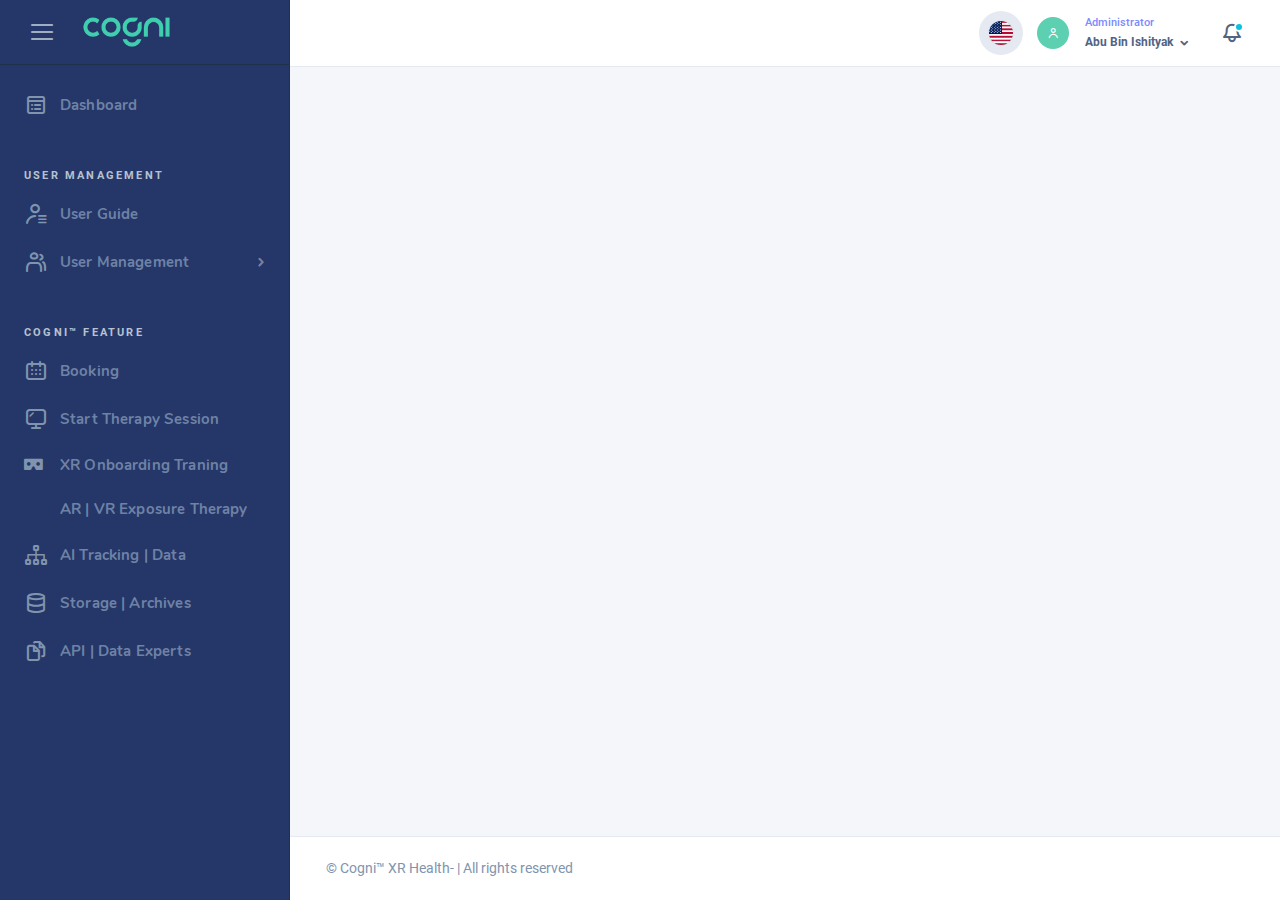
<file: index copy.html>
<!DOCTYPE html>
<html lang="zxx" class="js">

<head>
    <base href="">
    <meta charset="utf-8">
    <meta name="author" content="Softnio">
    <meta name="viewport" content="width=device-width, initial-scale=1, shrink-to-fit=no">
    <meta name="description" content="A powerful and conceptual apps base dashboard template that especially build for developers and programmers.">
    <!-- Fav Icon  -->
    <link rel="shortcut icon" href="images/cogni_green.webp">
    <!-- Page Title  -->
    <title>Cogni™ Dashboard </title>
    <!-- StyleSheets  -->
    <link rel="stylesheet" href="assets/css/dashlite.css?ver=2.9.0">
    <link id="skin-default" rel="stylesheet" href="assets/css/theme.css?ver=2.9.0">
    <link href="https://pro.fontawesome.com/releases/v5.10.0/css/all.css" rel="stylesheet">
</head>

<body class="nk-body bg-lighter npc-general has-sidebar ">
    <div class="nk-app-root">
        <!-- main @s -->
        <div class="nk-main ">
           <!-- sidebar @s -->
           <div class="nk-sidebar nk-sidebar-fixed is-dark" style="background-color: #253668;" data-content="sidebarMenu">
            <div class="nk-sidebar-element nk-sidebar-head">
                <div class="nk-menu-trigger">
                    <a href="#" class="nk-nav-toggle nk-quick-nav-icon d-xl-none" data-target="sidebarMenu"><em class="icon ni ni-arrow-left"></em></a>
                    <a href="#" class="nk-nav-compact nk-quick-nav-icon d-none d-xl-inline-flex" data-target="sidebarMenu"><em class="icon ni ni-menu"></em></a>
                </div>
                <div class="nk-sidebar-brand">
                    <a href="index.html" class="logo-link nk-sidebar-logo">
                        <img class="logo-light logo-img" src="images/cogni_green.webp" srcset="images/cogni_green.webp 2x" alt="logo">
                        <img class="logo-dark logo-img" src="images/cogni_green.webp" srcset="images/cogni_green.webp 2x" alt="logo-dark">
                    </a>
                </div>
            </div><!-- .nk-sidebar-element -->
            <div class="nk-sidebar-element nk-sidebar-body">
                <div class="nk-sidebar-content">
                    <div class="nk-sidebar-menu" data-simplebar>
                        <ul class="nk-menu">
                            <li class="nk-menu-item">
                                <a href="index.html" class="nk-menu-link">
                                    <span class="nk-menu-icon"><em class="icon ni ni-property"></em></span>
                                    <span class="nk-menu-text">Dashboard</span>
                                </a>
                            </li><!-- .nk-menu-item -->
                            <li class="nk-menu-heading">
                                <h6 class="overline-title text-primary-alt">User Management</h6>
                            </li><!-- .nk-menu-heading -->
                            <li class="nk-menu-item">
                                <a href="index.html" class="nk-menu-link">
                                    <span class="nk-menu-icon"><em class="icon ni ni-user-list"></em></span>
                                    <span class="nk-menu-text">User Guide</span>
                                </a>
                            </li><!-- .nk-menu-item -->
                            
                            
                            <li class="nk-menu-item has-sub">
                                <a href="#" class="nk-menu-link nk-menu-toggle">
                                    <span class="nk-menu-icon"><em class="icon ni ni-users"></em></span>
                                    <span class="nk-menu-text">User Management</span>
                                </a>
                                <ul class="nk-menu-sub">
                                    <li class="nk-menu-heading">
                                        <h6 class="overline-title text-primary-alt">Role Management</h6>
                                    </li><!-- .nk-menu-heading -->
                                    <li class="nk-menu-item">
                                        <a href="user_list.html" class="nk-menu-link"><span class="nk-menu-text">Admin</span></a>
                                    </li>
                                    <li class="nk-menu-item">
                                        <a href="user_list.html" class="nk-menu-link"><span class="nk-menu-text">Private practice </span></a>
                                    </li>
                                    <li class="nk-menu-item">
                                        <a href="user_list.html" class="nk-menu-link"><span class="nk-menu-text">Group practice</span></a>
                                    </li>
                                    <li class="nk-menu-item">
                                        <a href="user_list.html" class="nk-menu-link"><span class="nk-menu-text">Enterprise EAP</span></a>
                                    </li>
                                    <li class="nk-menu-item">
                                        <a href="user_list.html" class="nk-menu-link"><span class="nk-menu-text">School Counsellors</span></a>
                                    </li>
                                    <li class="nk-menu-item">
                                        <a href="user_list.html" class="nk-menu-link"><span class="nk-menu-text">Other Behavioral Health Providers</span></a>
                                    </li>
                                    <li class="nk-menu-item">
                                        <a href="user_list.html" class="nk-menu-link"><span class="nk-menu-text">Therapists and Counsellors</span></a>
                                    </li>
                                    <li class="nk-menu-item">
                                        <a href="user_list.html" class="nk-menu-link"><span class="nk-menu-text">Enterprise EAP</span></a>
                                    </li>
                                    <li class="nk-menu-item">
                                        <a href="user_list.html" class="nk-menu-link"><span class="nk-menu-text">School Counsellors</span></a>
                                    </li>
                                    <li class="nk-menu-item">
                                        <a href="user_list.html" class="nk-menu-link"><span class="nk-menu-text">Client</span></a>
                                    </li>
                                </ul><!-- .nk-menu-sub -->
                            </li><!-- .nk-menu-item -->
                            <li class="nk-menu-heading">
                                <h6 class="overline-title text-primary-alt">Cogni™ Feature</h6>
                            </li><!-- .nk-menu-heading -->
                            <li class="nk-menu-item ">
                                <a href="booking.html" class="nk-menu-link ">
                                    <span class="nk-menu-icon"><em class="icon ni ni-calender-date"></em></span>
                                    <span class="nk-menu-text">Booking</span>
                                </a>
                            </li><!-- .nk-menu-item -->
                            <li class="nk-menu-item ">
                                <a href="start_therapy_session.html" class="nk-menu-link ">
                                    <span class="nk-menu-icon"><em class="icon ni ni-monitor"></em></span>
                                    <span class="nk-menu-text">Start Therapy Session</span>
                                </a>
                            </li><!-- .nk-menu-item -->
                            <li class="nk-menu-item ">
                                <a href="XR_onboarding_traning.html" class="nk-menu-link ">
                                    <span class="nk-menu-icon"><i class="fas fa-vr-cardboard"></i></span>
                                    <span class="nk-menu-text">XR Onboarding Traning</span>
                                </a>
                            </li><!-- .nk-menu-item -->
                            <li class="nk-menu-item ">
                                <a href="AR_VR_therapy.html" class="nk-menu-link ">
                                    <span class="nk-menu-icon"><i class="fas fa-head-vr"></i></span>
                                    <span class="nk-menu-text">AR | VR Exposure Therapy</span>
                                </a>
                            </li><!-- .nk-menu-item -->
                            <li class="nk-menu-item ">
                                <a href="AI_tracking_data.html" class="nk-menu-link ">
                                    <span class="nk-menu-icon"><em class="icon ni ni-network"></em></span>
                                    <span class="nk-menu-text">AI Tracking | Data</span>
                                </a>
                            </li><!-- .nk-menu-item -->
                            <li class="nk-menu-item">
                                <a href="storage_API_data_export.html" class="nk-menu-link">
                                    <span class="nk-menu-icon"><em class="icon ni ni-db"></em></span>
                                    <span class="nk-menu-text">Storage | Archives</span>
                                </a>
                            </li><!-- .nk-menu-item -->
                            <li class="nk-menu-item">
                                <a href="API_data_experts.html" class="nk-menu-link">
                                    <span class="nk-menu-icon"><em class="icon ni ni-files"></em></span>
                                    <span class="nk-menu-text">API | Data Experts</span>
                                </a>
                            </li><!-- .nk-menu-item -->
                      </ul><!-- .nk-menu -->
                    </div><!-- .nk-sidebar-menu -->
                </div><!-- .nk-sidebar-content -->
            </div><!-- .nk-sidebar-element -->
        </div>
        <!-- sidebar @e -->
            <!-- wrap @s -->
            <div class="nk-wrap ">
                <!-- main header @s -->
                <div class="nk-header nk-header-fixed is-light">
                    <div class="container-fluid">
                        <div class="nk-header-wrap">
                            <div class="nk-menu-trigger d-xl-none ml-n1">
                                <a href="#" class="nk-nav-toggle nk-quick-nav-icon" data-target="sidebarMenu"><em class="icon ni ni-menu"></em></a>
                            </div>
                            <div class="nk-header-brand d-xl-none">
                                <a href="index.html" class="logo-link">
                                    <img class="logo-light logo-img" src="images/cogni_green.webp" srcset="images/cogni_green.webp 2x" alt="logo">
                                    <img class="logo-dark logo-img" src="images/cogni_green.webp" srcset="images/cogni_green.webp 2x" alt="logo-dark">
                                </a>
                            </div><!-- .nk-header-brand -->
                            <div class="nk-header-tools">
                                <ul class="nk-quick-nav">
                                    <li class="dropdown language-dropdown d-none d-sm-block mr-n1 show">
                                        <a href="#" class="dropdown-toggle nk-quick-nav-icon" data-toggle="dropdown" aria-expanded="true">
                                            <div class="user-avatar xs border border-light">
                                                <img src="images/flags/english-sq.png" alt="">
                                            </div>
                                        </a>
                                        <div class="dropdown-menu dropdown-menu-right dropdown-menu-s1 " x-placement="bottom-end" style="position: absolute; will-change: transform; top: 0px; left: 0px; transform: translate3d(-126px, 38px, 0px);">
                                            <ul class="language-list">
                                                <li>
                                                    <a href="#" class="language-item">
                                                        <img src="images/flags/english.png" alt="" class="language-flag">
                                                        <span class="language-name">English</span>
                                                    </a>
                                                </li>
                                                <li>
                                                    <a href="#" class="language-item">
                                                        <img src="images/flags/french.png" alt="" class="language-flag">
                                                        <span class="language-name">French</span>
                                                    </a>
                                                </li>
                                                <li>
                                                    <a href="#" class="language-item">
                                                        <img src="images/flags/spanish.png " alt="" class="language-flag">
                                                        <span class="language-name">Spanish</span>
                                                    </a>
                                                </li>
                                            </ul>
                                        </div>
                                    </li>
                                    <li class="dropdown user-dropdown">
                                        <a href="#" class="dropdown-toggle" data-toggle="dropdown">
                                            <div class="user-toggle">
                                                <div class="user-avatar sm">
                                                    <em class="icon ni ni-user-alt"></em>
                                                </div>
                                                <div class="user-info d-none d-md-block">
                                                    <div class="user-status">Administrator</div>
                                                    <div class="user-name dropdown-indicator">Abu Bin Ishityak</div>
                                                </div>
                                            </div>
                                        </a>
                                        <div class="dropdown-menu dropdown-menu-md dropdown-menu-right dropdown-menu-s1">
                                            <div class="dropdown-inner user-card-wrap bg-lighter d-none d-md-block">
                                                <div class="user-card">
                                                    <div class="user-avatar">
                                                        <span>AB</span>
                                                    </div>
                                                    <div class="user-info">
                                                        <span class="lead-text">Abu Bin Ishtiyak</span>
                                                        <span class="sub-text">info@softnio.com</span>
                                                    </div>
                                                </div>
                                            </div>
                                            <div class="dropdown-inner">
                                                <ul class="link-list">
                                                    <li><a href="profile_personal.html"><em class="icon ni ni-user-alt"></em><span>View Profile</span></a></li>
                                                    <li><a href="profile_security.html"><em class="icon ni ni-setting-alt"></em><span>Account Setting</span></a></li>
                                                    <li><a class="dark-switch" href="#"><em class="icon ni ni-moon"></em><span>Dark Mode</span></a></li>
                                                </ul>
                                            </div>
                                            <div class="dropdown-inner">
                                                <ul class="link-list">
                                                    <li><a href="auth-login.html"><em class="icon ni ni-signout"></em><span>Sign out</span></a></li>
                                                </ul>
                                            </div>
                                        </div>
                                    </li><!-- .dropdown -->
                                    <li class="dropdown notification-dropdown mr-n1">
                                        <a href="#" class="dropdown-toggle nk-quick-nav-icon" data-toggle="dropdown">
                                            <div class="icon-status icon-status-info"><em class="icon ni ni-bell"></em></div>
                                        </a>
                                        <div class="dropdown-menu dropdown-menu-xl dropdown-menu-right dropdown-menu-s1">
                                            <div class="dropdown-head">
                                                <span class="sub-title nk-dropdown-title">Notifications</span>
                                                <a href="#">Mark All as Read</a>
                                            </div>
                                            <div class="dropdown-body">
                                                <div class="nk-notification">
                                                    <div class="nk-notification-item dropdown-inner">
                                                        <div class="nk-notification-icon">
                                                            <em class="icon icon-circle bg-warning-dim ni ni-curve-down-right"></em>
                                                        </div>
                                                        <div class="nk-notification-content">
                                                            <div class="nk-notification-text">You have requested to <span>Widthdrawl</span></div>
                                                            <div class="nk-notification-time">2 hrs ago</div>
                                                        </div>
                                                    </div>
                                                    <div class="nk-notification-item dropdown-inner">
                                                        <div class="nk-notification-icon">
                                                            <em class="icon icon-circle bg-success-dim ni ni-curve-down-left"></em>
                                                        </div>
                                                        <div class="nk-notification-content">
                                                            <div class="nk-notification-text">Your <span>Deposit Order</span> is placed</div>
                                                            <div class="nk-notification-time">2 hrs ago</div>
                                                        </div>
                                                    </div>
                                                    <div class="nk-notification-item dropdown-inner">
                                                        <div class="nk-notification-icon">
                                                            <em class="icon icon-circle bg-warning-dim ni ni-curve-down-right"></em>
                                                        </div>
                                                        <div class="nk-notification-content">
                                                            <div class="nk-notification-text">You have requested to <span>Widthdrawl</span></div>
                                                            <div class="nk-notification-time">2 hrs ago</div>
                                                        </div>
                                                    </div>
                                                    <div class="nk-notification-item dropdown-inner">
                                                        <div class="nk-notification-icon">
                                                            <em class="icon icon-circle bg-success-dim ni ni-curve-down-left"></em>
                                                        </div>
                                                        <div class="nk-notification-content">
                                                            <div class="nk-notification-text">Your <span>Deposit Order</span> is placed</div>
                                                            <div class="nk-notification-time">2 hrs ago</div>
                                                        </div>
                                                    </div>
                                                    <div class="nk-notification-item dropdown-inner">
                                                        <div class="nk-notification-icon">
                                                            <em class="icon icon-circle bg-warning-dim ni ni-curve-down-right"></em>
                                                        </div>
                                                        <div class="nk-notification-content">
                                                            <div class="nk-notification-text">You have requested to <span>Widthdrawl</span></div>
                                                            <div class="nk-notification-time">2 hrs ago</div>
                                                        </div>
                                                    </div>
                                                    <div class="nk-notification-item dropdown-inner">
                                                        <div class="nk-notification-icon">
                                                            <em class="icon icon-circle bg-success-dim ni ni-curve-down-left"></em>
                                                        </div>
                                                        <div class="nk-notification-content">
                                                            <div class="nk-notification-text">Your <span>Deposit Order</span> is placed</div>
                                                            <div class="nk-notification-time">2 hrs ago</div>
                                                        </div>
                                                    </div>
                                                </div><!-- .nk-notification -->
                                            </div><!-- .nk-dropdown-body -->
                                            <div class="dropdown-foot center">
                                                <a href="#">View All</a>
                                            </div>
                                        </div>
                                    </li><!-- .dropdown -->
                                </ul><!-- .nk-quick-nav -->
                            </div><!-- .nk-header-tools -->
                        </div><!-- .nk-header-wrap -->
                    </div><!-- .container-fliud -->
                </div>
                <!-- main header @e -->
                <!-- content @s -->

                
                <!-- content @e -->
                <!-- footer @s -->
                <div class="nk-footer">
                    <div class="container-fluid">
                        <div class="nk-footer-wrap">
                            <div class="nk-footer-copyright"> &copy;   <a href="#" target="_blank">Cogni™ XR Health-</a> | All rights reserved
                            </div>
                        </div>
                    </div>
                </div>
                <!-- footer @e -->
            </div>
            <!-- wrap @e -->
        </div>
        <!-- main @e -->
    </div>
    <!-- app-root @e -->
    
    <!-- JavaScript -->
    <script src="assets/js/bundle.js?ver=2.9.0"></script>
    <script src="assets/js/scripts.js?ver=2.9.0"></script>
    <script src="assets/js/charts/gd-default.js?ver=2.9.0"></script>
</body>

</html>
</file>
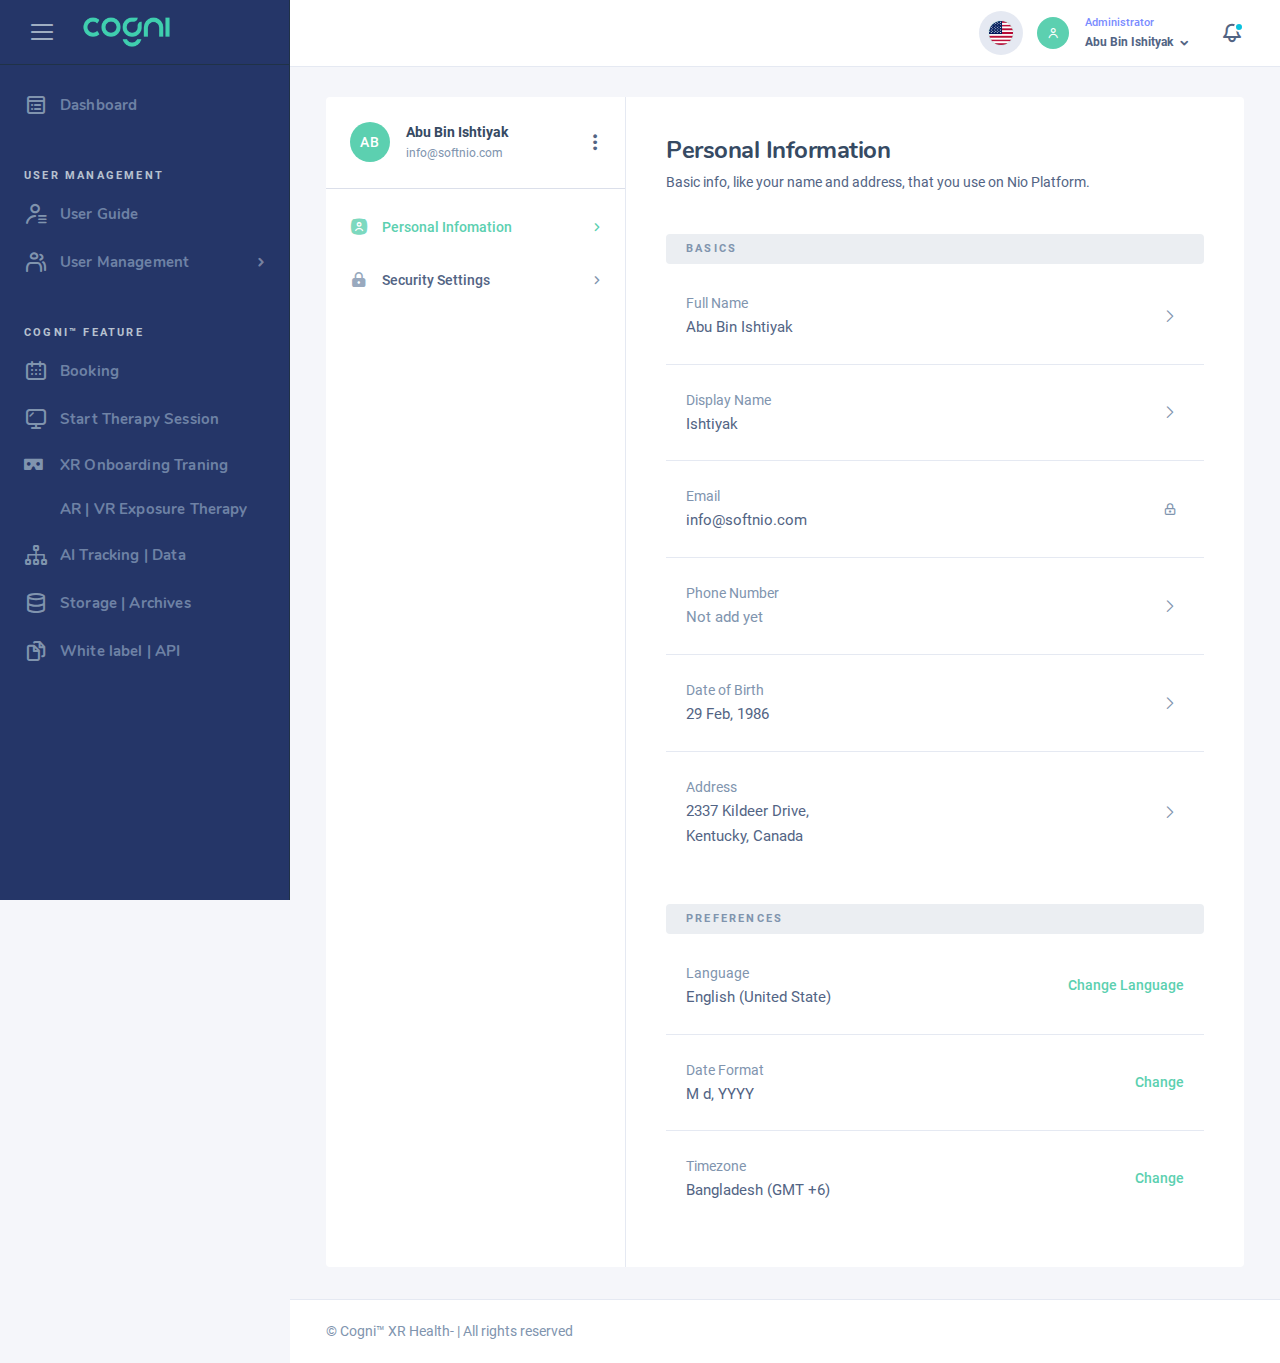
<file: profile_personal.html>
<!DOCTYPE html>
<html lang="zxx" class="js">

<head>
    <base href="">
    <meta charset="utf-8">
    <meta name="author" content="Softnio">
    <meta name="viewport" content="width=device-width, initial-scale=1, shrink-to-fit=no">
    <meta name="description" content="A powerful and conceptual apps base dashboard template that especially build for developers and programmers.">
    <!-- Fav Icon  -->
    <link rel="shortcut icon" href="images/cogni_green.webp">
    <!-- Page Title  -->
    <title>Cogni™ Dashboard</title>
    <!-- StyleSheets  -->
    <link rel="stylesheet" href="assets/css/dashlite.css?ver=2.9.0">
    <link id="skin-default" rel="stylesheet" href="assets/css/theme.css?ver=2.9.0">
    <link href="https://pro.fontawesome.com/releases/v5.10.0/css/all.css" rel="stylesheet">
</head>

<body class="nk-body bg-lighter npc-general has-sidebar ">
    <div class="nk-app-root">
        <!-- main @s -->
        <div class="nk-main ">
           <!-- sidebar @s -->
           <div class="nk-sidebar nk-sidebar-fixed is-dark" style="background-color: #253668;" data-content="sidebarMenu">
            <div class="nk-sidebar-element nk-sidebar-head">
                <div class="nk-menu-trigger">
                    <a href="#" class="nk-nav-toggle nk-quick-nav-icon d-xl-none" data-target="sidebarMenu"><em class="icon ni ni-arrow-left"></em></a>
                    <a href="#" class="nk-nav-compact nk-quick-nav-icon d-none d-xl-inline-flex" data-target="sidebarMenu"><em class="icon ni ni-menu"></em></a>
                </div>
                <div class="nk-sidebar-brand">
                    <a href="index.html" class="logo-link nk-sidebar-logo">
                        <img class="logo-light logo-img" src="images/cogni_green.webp" srcset="images/cogni_green.webp 2x" alt="logo">
                        <img class="logo-dark logo-img" src="images/cogni_green.webp" srcset="images/cogni_green.webp 2x" alt="logo-dark">
                    </a>
                </div>
            </div><!-- .nk-sidebar-element -->
            <div class="nk-sidebar-element nk-sidebar-body">
                <div class="nk-sidebar-content">
                    <div class="nk-sidebar-menu" data-simplebar>
                        <ul class="nk-menu">
                            <li class="nk-menu-item">
                                <a href="index.html" class="nk-menu-link">
                                    <span class="nk-menu-icon"><em class="icon ni ni-property"></em></span>
                                    <span class="nk-menu-text">Dashboard</span>
                                </a>
                            </li><!-- .nk-menu-item -->
                            <li class="nk-menu-heading">
                                <h6 class="overline-title text-primary-alt">User Management</h6>
                            </li><!-- .nk-menu-heading -->
                            <li class="nk-menu-item">
                                <a href="index.html" class="nk-menu-link">
                                    <span class="nk-menu-icon"><em class="icon ni ni-user-list"></em></span>
                                    <span class="nk-menu-text">User Guide</span>
                                </a>
                            </li><!-- .nk-menu-item -->
                            
                           
                            <li class="nk-menu-item has-sub">
                                <a href="#" class="nk-menu-link nk-menu-toggle">
                                    <span class="nk-menu-icon"><em class="icon ni ni-users"></em></span>
                                    <span class="nk-menu-text">User Management</span>
                                </a>
                                <ul class="nk-menu-sub">
                                    <li class="nk-menu-heading">
                                        <h6 class="overline-title text-primary-alt">Role Management</h6>
                                    </li><!-- .nk-menu-heading -->
                                    <li class="nk-menu-item">
                                        <a href="user_list.html" class="nk-menu-link"><span class="nk-menu-text">Admin</span></a>
                                    </li>
                                    <li class="nk-menu-item">
                                        <a href="user_list.html" class="nk-menu-link"><span class="nk-menu-text">Private practice </span></a>
                                    </li>
                                    <li class="nk-menu-item">
                                        <a href="user_list.html" class="nk-menu-link"><span class="nk-menu-text">Group practice</span></a>
                                    </li>
                                    <li class="nk-menu-item">
                                        <a href="user_list.html" class="nk-menu-link"><span class="nk-menu-text">Enterprise EAP</span></a>
                                    </li>
                                    <li class="nk-menu-item">
                                        <a href="user_list.html" class="nk-menu-link"><span class="nk-menu-text">School Counsellors</span></a>
                                    </li>
                                    <li class="nk-menu-item">
                                        <a href="user_list.html" class="nk-menu-link"><span class="nk-menu-text">Other Behavioral Health Providers</span></a>
                                    </li>
                                    <li class="nk-menu-item">
                                        <a href="user_list.html" class="nk-menu-link"><span class="nk-menu-text">Therapists and Counsellors</span></a>
                                    </li>
                                    <li class="nk-menu-item">
                                        <a href="user_list.html" class="nk-menu-link"><span class="nk-menu-text">Enterprise EAP</span></a>
                                    </li>
                                    <li class="nk-menu-item">
                                        <a href="user_list.html" class="nk-menu-link"><span class="nk-menu-text">School Counsellors</span></a>
                                    </li>
                                    <li class="nk-menu-item">
                                        <a href="user_list.html" class="nk-menu-link"><span class="nk-menu-text">Client</span></a>
                                    </li>
                                </ul><!-- .nk-menu-sub -->
                            </li><!-- .nk-menu-item -->
                            <li class="nk-menu-heading">
                                <h6 class="overline-title text-primary-alt">Cogni™ Feature</h6>
                            </li><!-- .nk-menu-heading -->
                            <li class="nk-menu-item ">
                                <a href="booking.html" class="nk-menu-link ">
                                    <span class="nk-menu-icon"><em class="icon ni ni-calender-date"></em></span>
                                    <span class="nk-menu-text">Booking</span>
                                </a>
                            </li><!-- .nk-menu-item -->
                            <li class="nk-menu-item ">
                                <a href="start_therapy_session.html" class="nk-menu-link ">
                                    <span class="nk-menu-icon"><em class="icon ni ni-monitor"></em></span>
                                    <span class="nk-menu-text">Start Therapy Session</span>
                                </a>
                            </li><!-- .nk-menu-item -->
                            <li class="nk-menu-item ">
                                <a href="XR_onboarding_traning.html" class="nk-menu-link ">
                                    <span class="nk-menu-icon"><i class="fas fa-vr-cardboard"></i></span>
                                    <span class="nk-menu-text">XR Onboarding Traning</span>
                                </a>
                            </li><!-- .nk-menu-item -->
                            <li class="nk-menu-item ">
                                <a href="AR_VR_therapy.html" class="nk-menu-link ">
                                    <span class="nk-menu-icon"><i class="fas fa-head-vr"></i></span>
                                    <span class="nk-menu-text">AR | VR Exposure Therapy</span>
                                </a>
                            </li><!-- .nk-menu-item -->
                            <li class="nk-menu-item ">
                                <a href="AI_tracking_data.html" class="nk-menu-link ">
                                    <span class="nk-menu-icon"><em class="icon ni ni-network"></em></span>
                                    <span class="nk-menu-text">AI Tracking | Data</span>
                                </a>
                            </li><!-- .nk-menu-item -->
                            <li class="nk-menu-item">
                                <a href="storage_API_data_export.html" class="nk-menu-link">
                                    <span class="nk-menu-icon"><em class="icon ni ni-db"></em></span>
                                    <span class="nk-menu-text">Storage | Archives</span>
                                </a>
                            </li><!-- .nk-menu-item -->
                            <li class="nk-menu-item">
                                <a href="API_data_experts.html" class="nk-menu-link">
                                    <span class="nk-menu-icon"><em class="icon ni ni-files"></em></span>
                                    <span class="nk-menu-text">White label | API</span>
                                </a>
                            </li><!-- .nk-menu-item -->
                      </ul><!-- .nk-menu -->
                    </div><!-- .nk-sidebar-menu -->
                </div><!-- .nk-sidebar-content -->
            </div><!-- .nk-sidebar-element -->
        </div>
        <!-- sidebar @e -->
            <!-- wrap @s -->
            <div class="nk-wrap ">
                <!-- main header @s -->
                <div class="nk-header nk-header-fixed is-light">
                    <div class="container-fluid">
                        <div class="nk-header-wrap">
                            <div class="nk-menu-trigger d-xl-none ml-n1">
                                <a href="#" class="nk-nav-toggle nk-quick-nav-icon" data-target="sidebarMenu"><em class="icon ni ni-menu"></em></a>
                            </div>
                            <div class="nk-header-brand d-xl-none">
                                <a href="index.html" class="logo-link">
                                    <img class="logo-light logo-img" src="images/cogni_green.webp" srcset="images/cogni_green.webp 2x" alt="logo">
                                    <img class="logo-dark logo-img" src="images/cogni_green.webp" srcset="images/cogni_green.webp 2x" alt="logo-dark">
                                </a>
                            </div><!-- .nk-header-brand -->
                            <div class="nk-header-tools">
                                <ul class="nk-quick-nav">
                                    <li class="dropdown language-dropdown d-none d-sm-block mr-n1 show">
                                        <a href="#" class="dropdown-toggle nk-quick-nav-icon" data-toggle="dropdown" aria-expanded="true">
                                            <div class="user-avatar xs border border-light">
                                                <img src="images/flags/english-sq.png" alt="">
                                            </div>
                                        </a>
                                        <div class="dropdown-menu dropdown-menu-right dropdown-menu-s1 " x-placement="bottom-end" style="position: absolute; will-change: transform; top: 0px; left: 0px; transform: translate3d(-126px, 38px, 0px);">
                                            <ul class="language-list">
                                                <li>
                                                    <a href="#" class="language-item">
                                                        <img src="images/flags/english.png" alt="" class="language-flag">
                                                        <span class="language-name">English</span>
                                                    </a>
                                                </li>
                                                <li>
                                                    <a href="#" class="language-item">
                                                        <img src="images/flags/french.png" alt="" class="language-flag">
                                                        <span class="language-name">French</span>
                                                    </a>
                                                </li>
                                                <li>
                                                    <a href="#" class="language-item">
                                                        <img src="images/flags/spanish.png " alt="" class="language-flag">
                                                        <span class="language-name">Spanish</span>
                                                    </a>
                                                </li>
                                            </ul>
                                        </div>
                                    </li>
                                    <li class="dropdown user-dropdown">
                                        <a href="#" class="dropdown-toggle" data-toggle="dropdown">
                                            <div class="user-toggle">
                                                <div class="user-avatar sm">
                                                    <em class="icon ni ni-user-alt"></em>
                                                </div>
                                                <div class="user-info d-none d-md-block">
                                                    <div class="user-status">Administrator</div>
                                                    <div class="user-name dropdown-indicator">Abu Bin Ishityak</div>
                                                </div>
                                            </div>
                                        </a>
                                        <div class="dropdown-menu dropdown-menu-md dropdown-menu-right dropdown-menu-s1">
                                            <div class="dropdown-inner user-card-wrap bg-lighter d-none d-md-block">
                                                <div class="user-card">
                                                    <div class="user-avatar">
                                                        <span>AB</span>
                                                    </div>
                                                    <div class="user-info">
                                                        <span class="lead-text">Abu Bin Ishtiyak</span>
                                                        <span class="sub-text">info@softnio.com</span>
                                                    </div>
                                                </div>
                                            </div>
                                            <div class="dropdown-inner">
                                                <ul class="link-list">
                                                    <li><a href="profile_personal.html"><em class="icon ni ni-user-alt"></em><span>View Profile</span></a></li>
                                                    <li><a href="profile_security.html"><em class="icon ni ni-setting-alt"></em><span>Account Setting</span></a></li>
                                                    <li><a class="dark-switch" href="#"><em class="icon ni ni-moon"></em><span>Dark Mode</span></a></li>
                                                </ul>
                                            </div>
                                            <div class="dropdown-inner">
                                                <ul class="link-list">
                                                    <li><a href="auth-login.html"><em class="icon ni ni-signout"></em><span>Sign out</span></a></li>
                                                </ul>
                                            </div>
                                        </div>
                                    </li><!-- .dropdown -->
                                    <li class="dropdown notification-dropdown mr-n1">
                                        <a href="#" class="dropdown-toggle nk-quick-nav-icon" data-toggle="dropdown">
                                            <div class="icon-status icon-status-info"><em class="icon ni ni-bell"></em></div>
                                        </a>
                                        <div class="dropdown-menu dropdown-menu-xl dropdown-menu-right dropdown-menu-s1">
                                            <div class="dropdown-head">
                                                <span class="sub-title nk-dropdown-title">Notifications</span>
                                                <a href="#">Mark All as Read</a>
                                            </div>
                                            <div class="dropdown-body">
                                                <div class="nk-notification">
                                                    <div class="nk-notification-item dropdown-inner">
                                                        <div class="nk-notification-icon">
                                                            <em class="icon icon-circle bg-warning-dim ni ni-curve-down-right"></em>
                                                        </div>
                                                        <div class="nk-notification-content">
                                                            <div class="nk-notification-text">You have requested to <span>Widthdrawl</span></div>
                                                            <div class="nk-notification-time">2 hrs ago</div>
                                                        </div>
                                                    </div>
                                                    <div class="nk-notification-item dropdown-inner">
                                                        <div class="nk-notification-icon">
                                                            <em class="icon icon-circle bg-success-dim ni ni-curve-down-left"></em>
                                                        </div>
                                                        <div class="nk-notification-content">
                                                            <div class="nk-notification-text">Your <span>Deposit Order</span> is placed</div>
                                                            <div class="nk-notification-time">2 hrs ago</div>
                                                        </div>
                                                    </div>
                                                    <div class="nk-notification-item dropdown-inner">
                                                        <div class="nk-notification-icon">
                                                            <em class="icon icon-circle bg-warning-dim ni ni-curve-down-right"></em>
                                                        </div>
                                                        <div class="nk-notification-content">
                                                            <div class="nk-notification-text">You have requested to <span>Widthdrawl</span></div>
                                                            <div class="nk-notification-time">2 hrs ago</div>
                                                        </div>
                                                    </div>
                                                    <div class="nk-notification-item dropdown-inner">
                                                        <div class="nk-notification-icon">
                                                            <em class="icon icon-circle bg-success-dim ni ni-curve-down-left"></em>
                                                        </div>
                                                        <div class="nk-notification-content">
                                                            <div class="nk-notification-text">Your <span>Deposit Order</span> is placed</div>
                                                            <div class="nk-notification-time">2 hrs ago</div>
                                                        </div>
                                                    </div>
                                                    <div class="nk-notification-item dropdown-inner">
                                                        <div class="nk-notification-icon">
                                                            <em class="icon icon-circle bg-warning-dim ni ni-curve-down-right"></em>
                                                        </div>
                                                        <div class="nk-notification-content">
                                                            <div class="nk-notification-text">You have requested to <span>Widthdrawl</span></div>
                                                            <div class="nk-notification-time">2 hrs ago</div>
                                                        </div>
                                                    </div>
                                                    <div class="nk-notification-item dropdown-inner">
                                                        <div class="nk-notification-icon">
                                                            <em class="icon icon-circle bg-success-dim ni ni-curve-down-left"></em>
                                                        </div>
                                                        <div class="nk-notification-content">
                                                            <div class="nk-notification-text">Your <span>Deposit Order</span> is placed</div>
                                                            <div class="nk-notification-time">2 hrs ago</div>
                                                        </div>
                                                    </div>
                                                </div><!-- .nk-notification -->
                                            </div><!-- .nk-dropdown-body -->
                                            <div class="dropdown-foot center">
                                                <a href="#">View All</a>
                                            </div>
                                        </div>
                                    </li><!-- .dropdown -->
                                </ul><!-- .nk-quick-nav -->
                            </div><!-- .nk-header-tools -->
                        </div><!-- .nk-header-wrap -->
                    </div><!-- .container-fliud -->
                </div>
                <!-- main header @e -->
                <!-- content @s -->

                <div class="nk-content ">
                    <div class="container-fluid">
                        <div class="nk-content-inner">
                            <div class="nk-content-body">
                                <div class="nk-block">
                                    <div class="card">
                                        <div class="card-aside-wrap">
                                            <div class="card-inner card-inner-lg">
                                                <div class="nk-block-head nk-block-head-lg">
                                                    <div class="nk-block-between">
                                                        <div class="nk-block-head-content">
                                                            <h4 class="nk-block-title">Personal Information</h4>
                                                            <div class="nk-block-des">
                                                                <p>Basic info, like your name and address, that you use on Nio Platform.</p>
                                                            </div>
                                                        </div>
                                                        <div class="nk-block-head-content align-self-start d-lg-none">
                                                            <a href="#" class="toggle btn btn-icon btn-trigger mt-n1" data-target="userAside"><em class="icon ni ni-menu-alt-r"></em></a>
                                                        </div>
                                                    </div>
                                                </div><!-- .nk-block-head -->
                                                <div class="nk-block">
                                                    <div class="nk-data data-list">
                                                        <div class="data-head">
                                                            <h6 class="overline-title">Basics</h6>
                                                        </div>
                                                        <div class="data-item" data-toggle="modal" data-target="#profile-edit">
                                                            <div class="data-col">
                                                                <span class="data-label">Full Name</span>
                                                                <span class="data-value">Abu Bin Ishtiyak</span>
                                                            </div>
                                                            <div class="data-col data-col-end"><span class="data-more"><em class="icon ni ni-forward-ios"></em></span></div>
                                                        </div><!-- data-item -->
                                                        <div class="data-item" data-toggle="modal" data-target="#profile-edit">
                                                            <div class="data-col">
                                                                <span class="data-label">Display Name</span>
                                                                <span class="data-value">Ishtiyak</span>
                                                            </div>
                                                            <div class="data-col data-col-end"><span class="data-more"><em class="icon ni ni-forward-ios"></em></span></div>
                                                        </div><!-- data-item -->
                                                        <div class="data-item">
                                                            <div class="data-col">
                                                                <span class="data-label">Email</span>
                                                                <span class="data-value">info@softnio.com</span>
                                                            </div>
                                                            <div class="data-col data-col-end"><span class="data-more disable"><em class="icon ni ni-lock-alt"></em></span></div>
                                                        </div><!-- data-item -->
                                                        <div class="data-item" data-toggle="modal" data-target="#profile-edit">
                                                            <div class="data-col">
                                                                <span class="data-label">Phone Number</span>
                                                                <span class="data-value text-soft">Not add yet</span>
                                                            </div>
                                                            <div class="data-col data-col-end"><span class="data-more"><em class="icon ni ni-forward-ios"></em></span></div>
                                                        </div><!-- data-item -->
                                                        <div class="data-item" data-toggle="modal" data-target="#profile-edit">
                                                            <div class="data-col">
                                                                <span class="data-label">Date of Birth</span>
                                                                <span class="data-value">29 Feb, 1986</span>
                                                            </div>
                                                            <div class="data-col data-col-end"><span class="data-more"><em class="icon ni ni-forward-ios"></em></span></div>
                                                        </div><!-- data-item -->
                                                        <div class="data-item" data-toggle="modal" data-target="#profile-edit" data-tab-target="#address">
                                                            <div class="data-col">
                                                                <span class="data-label">Address</span>
                                                                <span class="data-value">2337 Kildeer Drive,<br>Kentucky, Canada</span>
                                                            </div>
                                                            <div class="data-col data-col-end"><span class="data-more"><em class="icon ni ni-forward-ios"></em></span></div>
                                                        </div><!-- data-item -->
                                                    </div><!-- data-list -->
                                                    <div class="nk-data data-list">
                                                        <div class="data-head">
                                                            <h6 class="overline-title">Preferences</h6>
                                                        </div>
                                                        <div class="data-item">
                                                            <div class="data-col">
                                                                <span class="data-label">Language</span>
                                                                <span class="data-value">English (United State)</span>
                                                            </div>
                                                            <div class="data-col data-col-end"><a href="#" data-toggle="modal" data-target="#profile-language" class="link link-primary">Change Language</a></div>
                                                        </div><!-- data-item -->
                                                        <div class="data-item">
                                                            <div class="data-col">
                                                                <span class="data-label">Date Format</span>
                                                                <span class="data-value">M d, YYYY</span>
                                                            </div>
                                                            <div class="data-col data-col-end"><a href="#" data-toggle="modal" data-target="#profile-language" class="link link-primary">Change</a></div>
                                                        </div><!-- data-item -->
                                                        <div class="data-item">
                                                            <div class="data-col">
                                                                <span class="data-label">Timezone</span>
                                                                <span class="data-value">Bangladesh (GMT +6)</span>
                                                            </div>
                                                            <div class="data-col data-col-end"><a href="#" data-toggle="modal" data-target="#profile-language" class="link link-primary">Change</a></div>
                                                        </div><!-- data-item -->
                                                    </div><!-- data-list -->
                                                </div><!-- .nk-block -->
                                            </div>
                                            <div class="card-aside card-aside-left user-aside toggle-slide toggle-slide-left toggle-break-lg toggle-screen-lg" data-content="userAside" data-toggle-screen="lg" data-toggle-overlay="true">
                                                <div class="card-inner-group">
                                                    <div class="card-inner">
                                                        <div class="user-card">
                                                            <div class="user-avatar bg-primary">
                                                                <span>AB</span>
                                                            </div>
                                                            <div class="user-info">
                                                                <span class="lead-text">Abu Bin Ishtiyak</span>
                                                                <span class="sub-text">info@softnio.com</span>
                                                            </div>
                                                            <div class="user-action">
                                                                <div class="dropdown">
                                                                    <a class="btn btn-icon btn-trigger mr-n2" data-toggle="dropdown" href="#"><em class="icon ni ni-more-v"></em></a>
                                                                    <div class="dropdown-menu dropdown-menu-right">
                                                                        <ul class="link-list-opt no-bdr">
                                                                            <li><a href="#"><em class="icon ni ni-camera-fill"></em><span>Change Photo</span></a></li>
                                                                            <li><a href="#"><em class="icon ni ni-edit-fill"></em><span>Update Profile</span></a></li>
                                                                        </ul>
                                                                    </div>
                                                                </div>
                                                            </div>
                                                        </div>
                                                    </div><!-- .card-inner -->
                                                    <div class="card-inner p-0">
                                                        <ul class="link-list-menu">
                                                            <li><a class="active" href="profile_personal.html"><em class="icon ni ni-user-fill-c"></em><span>Personal Infomation</span></a></li>
                                                            <li><a  href="profile_security.html"><em class="icon ni ni-lock-alt-fill"></em><span>Security Settings</span></a></li>
                                                        </ul>
                                                    </div><!-- .card-inner -->
                                                </div><!-- .card-inner-group -->
                                            </div><!-- .card-aside -->
                                        </div><!-- .card-aside-wrap -->
                                    </div><!-- .card -->
                                </div><!-- .nk-block -->
                            </div>
                        </div>
                    </div>
                </div>


                <!-- content @e -->
                <!-- footer @s -->
                <div class="nk-footer">
                    <div class="container-fluid">
                        <div class="nk-footer-wrap">
                            <div class="nk-footer-copyright"> &copy;   <a href="#" target="_blank">Cogni™ XR Health-</a> | All rights reserved
                            </div>
                        </div>
                    </div>
                </div>
                <!-- footer @e -->
            </div>
            <!-- wrap @e -->
        </div>
        <!-- main @e -->
    </div>
    <!-- app-root @e -->
    
    <!-- JavaScript -->
    <script src="assets/js/bundle.js?ver=2.9.0"></script>
    <script src="assets/js/scripts.js?ver=2.9.0"></script>
    <script src="assets/js/charts/gd-default.js?ver=2.9.0"></script>
</body>

</html>
</file>
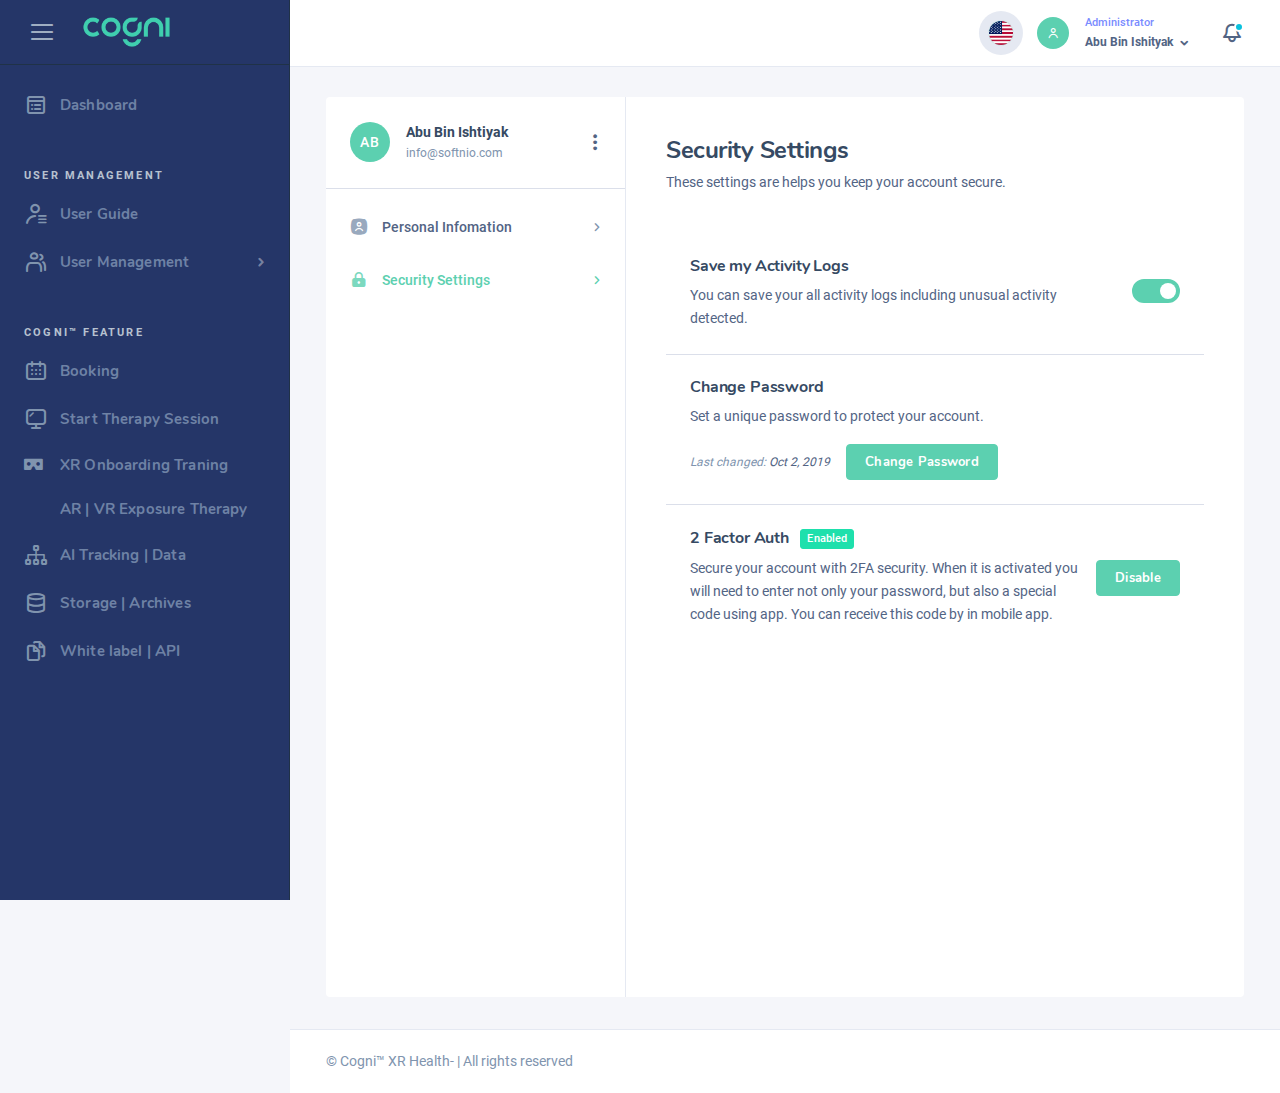
<file: profile_security.html>
<!DOCTYPE html>
<html lang="zxx" class="js">

<head>
    <base href="">
    <meta charset="utf-8">
    <meta name="author" content="Softnio">
    <meta name="viewport" content="width=device-width, initial-scale=1, shrink-to-fit=no">
    <meta name="description" content="A powerful and conceptual apps base dashboard template that especially build for developers and programmers.">
    <!-- Fav Icon  -->
    <link rel="shortcut icon" href="images/cogni_green.webp">
    <!-- Page Title  -->
    <title>Cogni™ Dashboard </title>
    <!-- StyleSheets  -->
    <link rel="stylesheet" href="assets/css/dashlite.css?ver=2.9.0">
    <link id="skin-default" rel="stylesheet" href="assets/css/theme.css?ver=2.9.0">
    <link href="https://pro.fontawesome.com/releases/v5.10.0/css/all.css" rel="stylesheet">
</head>

<body class="nk-body bg-lighter npc-general has-sidebar ">
    <div class="nk-app-root">
        <!-- main @s -->
        <div class="nk-main ">
            <!-- sidebar @s -->
            <div class="nk-sidebar nk-sidebar-fixed is-dark" style="background-color: #253668;" data-content="sidebarMenu">
                <div class="nk-sidebar-element nk-sidebar-head">
                    <div class="nk-menu-trigger">
                        <a href="#" class="nk-nav-toggle nk-quick-nav-icon d-xl-none" data-target="sidebarMenu"><em class="icon ni ni-arrow-left"></em></a>
                        <a href="#" class="nk-nav-compact nk-quick-nav-icon d-none d-xl-inline-flex" data-target="sidebarMenu"><em class="icon ni ni-menu"></em></a>
                    </div>
                    <div class="nk-sidebar-brand">
                        <a href="index.html" class="logo-link nk-sidebar-logo">
                            <img class="logo-light logo-img" src="images/cogni_green.webp" srcset="images/cogni_green.webp 2x" alt="logo">
                            <img class="logo-dark logo-img" src="images/cogni_green.webp" srcset="images/cogni_green.webp 2x" alt="logo-dark">
                        </a>
                    </div>
                </div><!-- .nk-sidebar-element -->
                <div class="nk-sidebar-element nk-sidebar-body">
                    <div class="nk-sidebar-content">
                        <div class="nk-sidebar-menu" data-simplebar>
                            <ul class="nk-menu">
                                <li class="nk-menu-item">
                                    <a href="index.html" class="nk-menu-link">
                                        <span class="nk-menu-icon"><em class="icon ni ni-property"></em></span>
                                        <span class="nk-menu-text">Dashboard</span>
                                    </a>
                                </li><!-- .nk-menu-item -->
                                <li class="nk-menu-heading">
                                    <h6 class="overline-title text-primary-alt">User Management</h6>
                                </li><!-- .nk-menu-heading -->
                                <li class="nk-menu-item">
                                    <a href="index.html" class="nk-menu-link">
                                        <span class="nk-menu-icon"><em class="icon ni ni-user-list"></em></span>
                                        <span class="nk-menu-text">User Guide</span>
                                    </a>
                                </li><!-- .nk-menu-item -->
                                
                                
                            <li class="nk-menu-item has-sub">
                                <a href="#" class="nk-menu-link nk-menu-toggle">
                                    <span class="nk-menu-icon"><em class="icon ni ni-users"></em></span>
                                    <span class="nk-menu-text">User Management</span>
                                </a>
                                <ul class="nk-menu-sub">
                                    <li class="nk-menu-heading">
                                        <h6 class="overline-title text-primary-alt">Role Management</h6>
                                    </li><!-- .nk-menu-heading -->
                                    <li class="nk-menu-item">
                                        <a href="user_list.html" class="nk-menu-link"><span class="nk-menu-text">Admin</span></a>
                                    </li>
                                    <li class="nk-menu-item">
                                        <a href="user_list.html" class="nk-menu-link"><span class="nk-menu-text">Private practice </span></a>
                                    </li>
                                    <li class="nk-menu-item">
                                        <a href="user_list.html" class="nk-menu-link"><span class="nk-menu-text">Group practice</span></a>
                                    </li>
                                    <li class="nk-menu-item">
                                        <a href="user_list.html" class="nk-menu-link"><span class="nk-menu-text">Enterprise EAP</span></a>
                                    </li>
                                    <li class="nk-menu-item">
                                        <a href="user_list.html" class="nk-menu-link"><span class="nk-menu-text">School Counsellors</span></a>
                                    </li>
                                    <li class="nk-menu-item">
                                        <a href="user_list.html" class="nk-menu-link"><span class="nk-menu-text">Other Behavioral Health Providers</span></a>
                                    </li>
                                    <li class="nk-menu-item">
                                        <a href="user_list.html" class="nk-menu-link"><span class="nk-menu-text">Therapists and Counsellors</span></a>
                                    </li>
                                    <li class="nk-menu-item">
                                        <a href="user_list.html" class="nk-menu-link"><span class="nk-menu-text">Enterprise EAP</span></a>
                                    </li>
                                    <li class="nk-menu-item">
                                        <a href="user_list.html" class="nk-menu-link"><span class="nk-menu-text">School Counsellors</span></a>
                                    </li>
                                    <li class="nk-menu-item">
                                        <a href="user_list.html" class="nk-menu-link"><span class="nk-menu-text">Client</span></a>
                                    </li>
                                </ul><!-- .nk-menu-sub -->
                            </li><!-- .nk-menu-item -->
                                <li class="nk-menu-heading">
                                    <h6 class="overline-title text-primary-alt">Cogni™ Feature</h6>
                                </li><!-- .nk-menu-heading -->
                                <li class="nk-menu-item ">
                                    <a href="booking.html" class="nk-menu-link ">
                                        <span class="nk-menu-icon"><em class="icon ni ni-calender-date"></em></span>
                                        <span class="nk-menu-text">Booking</span>
                                    </a>
                                </li><!-- .nk-menu-item -->
                                <li class="nk-menu-item ">
                                    <a href="start_therapy_session.html" class="nk-menu-link ">
                                        <span class="nk-menu-icon"><em class="icon ni ni-monitor"></em></span>
                                        <span class="nk-menu-text">Start Therapy Session</span>
                                    </a>
                                </li><!-- .nk-menu-item -->
                                <li class="nk-menu-item ">
                                    <a href="XR_onboarding_traning.html" class="nk-menu-link ">
                                        <span class="nk-menu-icon"><i class="fas fa-vr-cardboard"></i></span>
                                        <span class="nk-menu-text">XR Onboarding Traning</span>
                                    </a>
                                </li><!-- .nk-menu-item -->
                                <li class="nk-menu-item ">
                                    <a href="AR_VR_therapy.html" class="nk-menu-link ">
                                        <span class="nk-menu-icon"><i class="fas fa-head-vr"></i></span>
                                        <span class="nk-menu-text">AR | VR Exposure Therapy</span>
                                    </a>
                                </li><!-- .nk-menu-item -->
                                <li class="nk-menu-item ">
                                    <a href="AI_tracking_data.html" class="nk-menu-link ">
                                        <span class="nk-menu-icon"><em class="icon ni ni-network"></em></span>
                                        <span class="nk-menu-text">AI Tracking | Data</span>
                                    </a>
                                </li><!-- .nk-menu-item -->
                                <li class="nk-menu-item">
                                    <a href="storage_API_data_export.html" class="nk-menu-link">
                                        <span class="nk-menu-icon"><em class="icon ni ni-db"></em></span>
                                        <span class="nk-menu-text">Storage | Archives</span>
                                    </a>
                                </li><!-- .nk-menu-item -->
                                <li class="nk-menu-item">
                                    <a href="API_data_experts.html" class="nk-menu-link">
                                        <span class="nk-menu-icon"><em class="icon ni ni-files"></em></span>
                                        <span class="nk-menu-text">White label | API</span>
                                    </a>
                                </li><!-- .nk-menu-item -->
                          </ul><!-- .nk-menu -->
                        </div><!-- .nk-sidebar-menu -->
                    </div><!-- .nk-sidebar-content -->
                </div><!-- .nk-sidebar-element -->
            </div>
            <!-- sidebar @e -->
            <!-- wrap @s -->
            <div class="nk-wrap ">
                <!-- main header @s -->
                <div class="nk-header nk-header-fixed is-light">
                    <div class="container-fluid">
                        <div class="nk-header-wrap">
                            <div class="nk-menu-trigger d-xl-none ml-n1">
                                <a href="#" class="nk-nav-toggle nk-quick-nav-icon" data-target="sidebarMenu"><em class="icon ni ni-menu"></em></a>
                            </div>
                            <div class="nk-header-brand d-xl-none">
                                <a href="index.html" class="logo-link">
                                    <img class="logo-light logo-img" src="images/cogni_green.webp" srcset="images/cogni_green.webp 2x" alt="logo">
                                    <img class="logo-dark logo-img" src="images/cogni_green.webp" srcset="images/cogni_green.webp 2x" alt="logo-dark">
                                </a>
                            </div><!-- .nk-header-brand -->
                            <div class="nk-header-tools">
                                <ul class="nk-quick-nav">
                                    <li class="dropdown language-dropdown d-none d-sm-block mr-n1 show">
                                        <a href="#" class="dropdown-toggle nk-quick-nav-icon" data-toggle="dropdown" aria-expanded="true">
                                            <div class="user-avatar xs border border-light">
                                                <img src="images/flags/english-sq.png" alt="">
                                            </div>
                                        </a>
                                        <div class="dropdown-menu dropdown-menu-right dropdown-menu-s1 " x-placement="bottom-end" style="position: absolute; will-change: transform; top: 0px; left: 0px; transform: translate3d(-126px, 38px, 0px);">
                                            <ul class="language-list">
                                                <li>
                                                    <a href="#" class="language-item">
                                                        <img src="images/flags/english.png" alt="" class="language-flag">
                                                        <span class="language-name">English</span>
                                                    </a>
                                                </li>
                                                <li>
                                                    <a href="#" class="language-item">
                                                        <img src="images/flags/french.png" alt="" class="language-flag">
                                                        <span class="language-name">French</span>
                                                    </a>
                                                </li>
                                                <li>
                                                    <a href="#" class="language-item">
                                                        <img src="images/flags/spanish.png " alt="" class="language-flag">
                                                        <span class="language-name">Spanish</span>
                                                    </a>
                                                </li>
                                            </ul>
                                        </div>
                                    </li>
                                    <li class="dropdown user-dropdown">
                                        <a href="#" class="dropdown-toggle" data-toggle="dropdown">
                                            <div class="user-toggle">
                                                <div class="user-avatar sm">
                                                    <em class="icon ni ni-user-alt"></em>
                                                </div>
                                                <div class="user-info d-none d-md-block">
                                                    <div class="user-status">Administrator</div>
                                                    <div class="user-name dropdown-indicator">Abu Bin Ishityak</div>
                                                </div>
                                            </div>
                                        </a>
                                        <div class="dropdown-menu dropdown-menu-md dropdown-menu-right dropdown-menu-s1">
                                            <div class="dropdown-inner user-card-wrap bg-lighter d-none d-md-block">
                                                <div class="user-card">
                                                    <div class="user-avatar">
                                                        <span>AB</span>
                                                    </div>
                                                    <div class="user-info">
                                                        <span class="lead-text">Abu Bin Ishtiyak</span>
                                                        <span class="sub-text">info@softnio.com</span>
                                                    </div>
                                                </div>
                                            </div>
                                            <div class="dropdown-inner">
                                                <ul class="link-list">
                                                    <li><a href="profile_personal.html"><em class="icon ni ni-user-alt"></em><span>View Profile</span></a></li>
                                                    <li><a href="profile_security.html"><em class="icon ni ni-setting-alt"></em><span>Account Setting</span></a></li>
                                                    <li><a class="dark-switch" href="#"><em class="icon ni ni-moon"></em><span>Dark Mode</span></a></li>
                                                </ul>
                                            </div>
                                            <div class="dropdown-inner">
                                                <ul class="link-list">
                                                    <li><a href="auth-login.html"><em class="icon ni ni-signout"></em><span>Sign out</span></a></li>
                                                </ul>
                                            </div>
                                        </div>
                                    </li><!-- .dropdown -->
                                    <li class="dropdown notification-dropdown mr-n1">
                                        <a href="#" class="dropdown-toggle nk-quick-nav-icon" data-toggle="dropdown">
                                            <div class="icon-status icon-status-info"><em class="icon ni ni-bell"></em></div>
                                        </a>
                                        <div class="dropdown-menu dropdown-menu-xl dropdown-menu-right dropdown-menu-s1">
                                            <div class="dropdown-head">
                                                <span class="sub-title nk-dropdown-title">Notifications</span>
                                                <a href="#">Mark All as Read</a>
                                            </div>
                                            <div class="dropdown-body">
                                                <div class="nk-notification">
                                                    <div class="nk-notification-item dropdown-inner">
                                                        <div class="nk-notification-icon">
                                                            <em class="icon icon-circle bg-warning-dim ni ni-curve-down-right"></em>
                                                        </div>
                                                        <div class="nk-notification-content">
                                                            <div class="nk-notification-text">You have requested to <span>Widthdrawl</span></div>
                                                            <div class="nk-notification-time">2 hrs ago</div>
                                                        </div>
                                                    </div>
                                                    <div class="nk-notification-item dropdown-inner">
                                                        <div class="nk-notification-icon">
                                                            <em class="icon icon-circle bg-success-dim ni ni-curve-down-left"></em>
                                                        </div>
                                                        <div class="nk-notification-content">
                                                            <div class="nk-notification-text">Your <span>Deposit Order</span> is placed</div>
                                                            <div class="nk-notification-time">2 hrs ago</div>
                                                        </div>
                                                    </div>
                                                    <div class="nk-notification-item dropdown-inner">
                                                        <div class="nk-notification-icon">
                                                            <em class="icon icon-circle bg-warning-dim ni ni-curve-down-right"></em>
                                                        </div>
                                                        <div class="nk-notification-content">
                                                            <div class="nk-notification-text">You have requested to <span>Widthdrawl</span></div>
                                                            <div class="nk-notification-time">2 hrs ago</div>
                                                        </div>
                                                    </div>
                                                    <div class="nk-notification-item dropdown-inner">
                                                        <div class="nk-notification-icon">
                                                            <em class="icon icon-circle bg-success-dim ni ni-curve-down-left"></em>
                                                        </div>
                                                        <div class="nk-notification-content">
                                                            <div class="nk-notification-text">Your <span>Deposit Order</span> is placed</div>
                                                            <div class="nk-notification-time">2 hrs ago</div>
                                                        </div>
                                                    </div>
                                                    <div class="nk-notification-item dropdown-inner">
                                                        <div class="nk-notification-icon">
                                                            <em class="icon icon-circle bg-warning-dim ni ni-curve-down-right"></em>
                                                        </div>
                                                        <div class="nk-notification-content">
                                                            <div class="nk-notification-text">You have requested to <span>Widthdrawl</span></div>
                                                            <div class="nk-notification-time">2 hrs ago</div>
                                                        </div>
                                                    </div>
                                                    <div class="nk-notification-item dropdown-inner">
                                                        <div class="nk-notification-icon">
                                                            <em class="icon icon-circle bg-success-dim ni ni-curve-down-left"></em>
                                                        </div>
                                                        <div class="nk-notification-content">
                                                            <div class="nk-notification-text">Your <span>Deposit Order</span> is placed</div>
                                                            <div class="nk-notification-time">2 hrs ago</div>
                                                        </div>
                                                    </div>
                                                </div><!-- .nk-notification -->
                                            </div><!-- .nk-dropdown-body -->
                                            <div class="dropdown-foot center">
                                                <a href="#">View All</a>
                                            </div>
                                        </div>
                                    </li><!-- .dropdown -->
                                </ul><!-- .nk-quick-nav -->
                            </div><!-- .nk-header-tools -->
                        </div><!-- .nk-header-wrap -->
                    </div><!-- .container-fliud -->
                </div>
                <!-- main header @e -->
                <!-- content @s -->

                <div class="nk-content ">
                    <div class="container-fluid">
                        <div class="nk-content-inner">
                            <div class="nk-content-body">
                                <div class="nk-block">
                                    <div class="card">
                                        <div class="card-aside-wrap">
                                            <div class="card-inner card-inner-lg">
                                                <div class="nk-block-head nk-block-head-lg">
                                                    <div class="nk-block-between">
                                                        <div class="nk-block-head-content">
                                                            <h4 class="nk-block-title">Security Settings</h4>
                                                            <div class="nk-block-des">
                                                                <p>These settings are helps you keep your account secure.</p>
                                                            </div>
                                                        </div>
                                                        <div class="nk-block-head-content align-self-start d-lg-none">
                                                            <a href="#" class="toggle btn btn-icon btn-trigger mt-n1" data-target="userAside"><em class="icon ni ni-menu-alt-r"></em></a>
                                                        </div>
                                                    </div>
                                                </div><!-- .nk-block-head -->
                                                <div class="nk-block">
                                                    <div class="card">
                                                        <div class="card-inner-group">
                                                            <div class="card-inner">
                                                                <div class="between-center flex-wrap flex-md-nowrap g-3">
                                                                    <div class="nk-block-text">
                                                                        <h6>Save my Activity Logs</h6>
                                                                        <p>You can save your all activity logs including unusual activity detected.</p>
                                                                    </div>
                                                                    <div class="nk-block-actions">
                                                                        <ul class="align-center gx-3">
                                                                            <li class="order-md-last">
                                                                                <div class="custom-control custom-switch mr-n2 checked">
                                                                                    <input type="checkbox" class="custom-control-input" checked="" id="activity-log">
                                                                                    <label class="custom-control-label" for="activity-log"></label>
                                                                                </div>
                                                                            </li>
                                                                        </ul>
                                                                    </div>
                                                                </div>
                                                            </div><!-- .card-inner -->
                                                            <div class="card-inner">
                                                                <div class="between-center flex-wrap g-3">
                                                                    <div class="nk-block-text">
                                                                        <h6>Change Password</h6>
                                                                        <p>Set a unique password to protect your account.</p>
                                                                    </div>
                                                                    <div class="nk-block-actions flex-shrink-sm-0">
                                                                        <ul class="align-center flex-wrap flex-sm-nowrap gx-3 gy-2">
                                                                            <li class="order-md-last">
                                                                                <a href="#" class="btn btn-primary">Change Password</a>
                                                                            </li>
                                                                            <li>
                                                                                <em class="text-soft text-date fs-12px">Last changed: <span>Oct 2, 2019</span></em>
                                                                            </li>
                                                                        </ul>
                                                                    </div>
                                                                </div>
                                                            </div><!-- .card-inner -->
                                                            <div class="card-inner">
                                                                <div class="between-center flex-wrap flex-md-nowrap g-3">
                                                                    <div class="nk-block-text">
                                                                        <h6>2 Factor Auth &nbsp; <span class="badge badge-success ml-0">Enabled</span></h6>
                                                                        <p>Secure your account with 2FA security. When it is activated you will need to enter not only your password, but also a special code using app. You can receive this code by in mobile app. </p>
                                                                    </div>
                                                                    <div class="nk-block-actions">
                                                                        <a href="#" class="btn btn-primary">Disable</a>
                                                                    </div>
                                                                </div>
                                                            </div><!-- .card-inner -->
                                                        </div><!-- .card-inner-group -->
                                                    </div><!-- .card -->
                                                </div><!-- .nk-block -->
                                            </div><!-- .card-inner -->
                                            <div class="card-aside card-aside-left user-aside toggle-slide toggle-slide-left toggle-break-lg toggle-screen-lg" data-content="userAside" data-toggle-screen="lg" data-toggle-overlay="true">
                                                <div class="card-inner-group">
                                                    <div class="card-inner">
                                                        <div class="user-card">
                                                            <div class="user-avatar bg-primary">
                                                                <span>AB</span>
                                                            </div>
                                                            <div class="user-info">
                                                                <span class="lead-text">Abu Bin Ishtiyak</span>
                                                                <span class="sub-text">info@softnio.com</span>
                                                            </div>
                                                            <div class="user-action">
                                                                <div class="dropdown">
                                                                    <a class="btn btn-icon btn-trigger mr-n2" data-toggle="dropdown" href="#"><em class="icon ni ni-more-v"></em></a>
                                                                    <div class="dropdown-menu dropdown-menu-right">
                                                                        <ul class="link-list-opt no-bdr">
                                                                            <li><a href="#"><em class="icon ni ni-camera-fill"></em><span>Change Photo</span></a></li>
                                                                            <li><a href="#"><em class="icon ni ni-edit-fill"></em><span>Update Profile</span></a></li>
                                                                        </ul>
                                                                    </div>
                                                                </div>
                                                            </div>
                                                        </div>
                                                    </div><!-- .card-inner -->
                                                    <div class="card-inner p-0">
                                                        <ul class="link-list-menu">
                                                            <li><a href="profile_personal.html"><em class="icon ni ni-user-fill-c"></em><span>Personal Infomation</span></a></li>
                                                            <li><a class="active" href="profile_security.html"><em class="icon ni ni-lock-alt-fill"></em><span>Security Settings</span></a></li>
                                                        </ul>
                                                    </div><!-- .card-inner -->
                                                </div><!-- .card-inner-group -->
                                            </div><!-- .card-aside -->
                                        </div><!-- .card-aside-wrap -->
                                    </div><!-- .card -->
                                </div><!-- .nk-block -->
                            </div>
                        </div>
                    </div>
                </div>


                <!-- content @e -->
                <!-- footer @s -->
                <div class="nk-footer">
                    <div class="container-fluid">
                        <div class="nk-footer-wrap">
                            <div class="nk-footer-copyright"> &copy;   <a href="#" target="_blank">Cogni™ XR Health-</a> | All rights reserved
                            </div>
                        </div>
                    </div>
                </div>
                <!-- footer @e -->
            </div>
            <!-- wrap @e -->
        </div>
        <!-- main @e -->
    </div>
    <!-- app-root @e -->
    
    <!-- JavaScript -->
    <script src="assets/js/bundle.js?ver=2.9.0"></script>
    <script src="assets/js/scripts.js?ver=2.9.0"></script>
    <script src="assets/js/charts/gd-default.js?ver=2.9.0"></script>
</body>

</html>
</file>
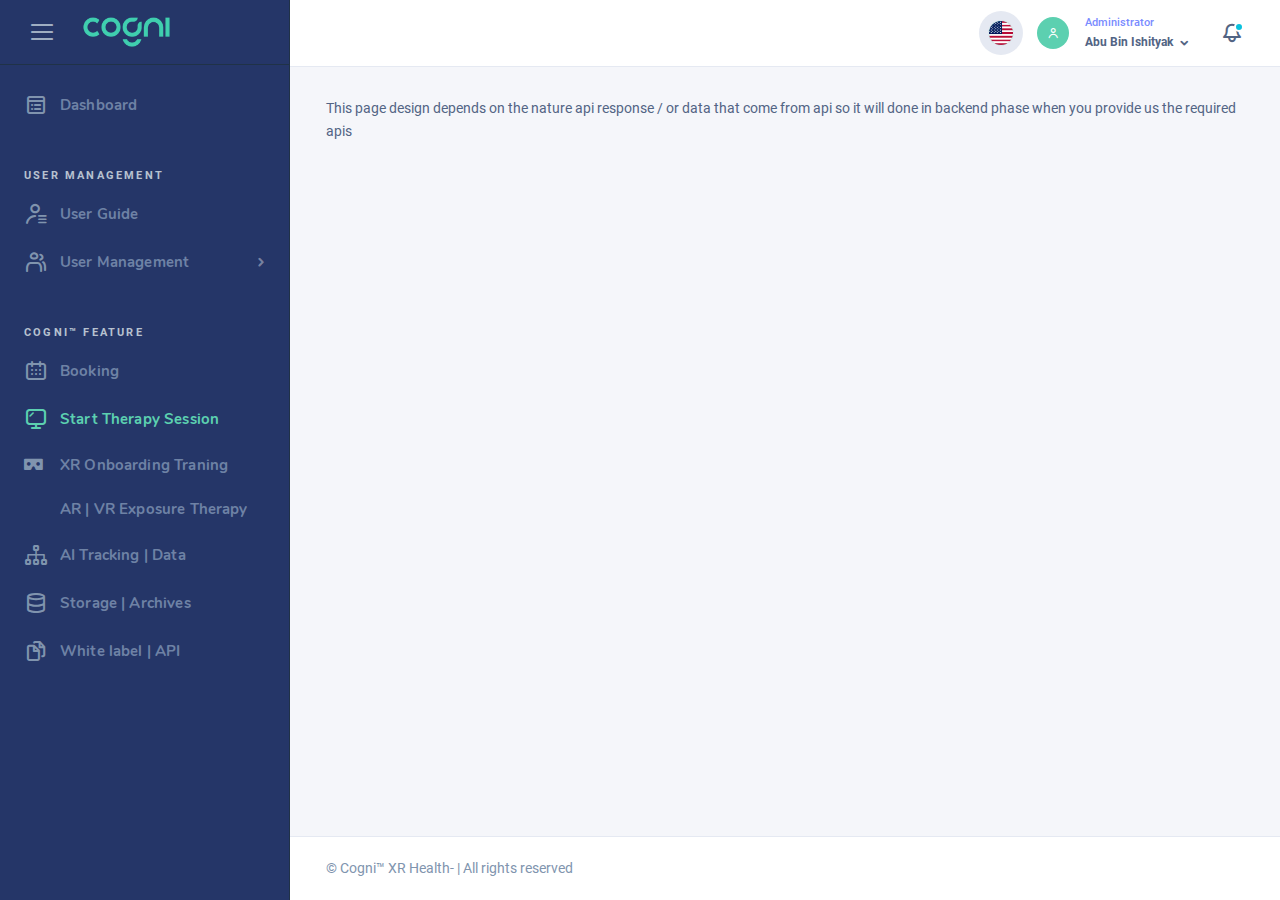
<file: start_therapy_session.html>
<!DOCTYPE html>
<html lang="zxx" class="js">

<head>
    <base href="">
    <meta charset="utf-8">
    <meta name="author" content="Softnio">
    <meta name="viewport" content="width=device-width, initial-scale=1, shrink-to-fit=no">
    <meta name="description" content="A powerful and conceptual apps base dashboard template that especially build for developers and programmers.">
    <!-- Fav Icon  -->
    <link rel="shortcut icon" href="images/cogni_green.webp">
    <!-- Page Title  -->
    <title>Cogni™ Dashboard </title>
    <!-- StyleSheets  -->
    <link rel="stylesheet" href="assets/css/dashlite.css?ver=2.9.0">
    <link id="skin-default" rel="stylesheet" href="assets/css/theme.css?ver=2.9.0">
    <link href="https://pro.fontawesome.com/releases/v5.10.0/css/all.css" rel="stylesheet">
</head>

<body class="nk-body bg-lighter npc-general has-sidebar ">
    <div class="nk-app-root">
        <!-- main @s -->
        <div class="nk-main ">
           <!-- sidebar @s -->
           <div class="nk-sidebar nk-sidebar-fixed is-dark" style="background-color: #253668;" data-content="sidebarMenu">
            <div class="nk-sidebar-element nk-sidebar-head">
                <div class="nk-menu-trigger">
                    <a href="#" class="nk-nav-toggle nk-quick-nav-icon d-xl-none" data-target="sidebarMenu"><em class="icon ni ni-arrow-left"></em></a>
                    <a href="#" class="nk-nav-compact nk-quick-nav-icon d-none d-xl-inline-flex" data-target="sidebarMenu"><em class="icon ni ni-menu"></em></a>
                </div>
                <div class="nk-sidebar-brand">
                    <a href="index.html" class="logo-link nk-sidebar-logo">
                        <img class="logo-light logo-img" src="images/cogni_green.webp" srcset="images/cogni_green.webp 2x" alt="logo">
                        <img class="logo-dark logo-img" src="images/cogni_green.webp" srcset="images/cogni_green.webp 2x" alt="logo-dark">
                    </a>
                </div>
            </div><!-- .nk-sidebar-element -->
            <div class="nk-sidebar-element nk-sidebar-body">
                <div class="nk-sidebar-content">
                    <div class="nk-sidebar-menu" data-simplebar>
                        <ul class="nk-menu">
                            <li class="nk-menu-item">
                                <a href="index.html" class="nk-menu-link">
                                    <span class="nk-menu-icon"><em class="icon ni ni-property"></em></span>
                                    <span class="nk-menu-text">Dashboard</span>
                                </a>
                            </li><!-- .nk-menu-item -->
                            <li class="nk-menu-heading">
                                <h6 class="overline-title text-primary-alt">User Management</h6>
                            </li><!-- .nk-menu-heading -->
                            <li class="nk-menu-item">
                                <a href="index.html" class="nk-menu-link">
                                    <span class="nk-menu-icon"><em class="icon ni ni-user-list"></em></span>
                                    <span class="nk-menu-text">User Guide</span>
                                </a>
                            </li><!-- .nk-menu-item -->
                            
                            <li class="nk-menu-item has-sub">
                                <a href="#" class="nk-menu-link nk-menu-toggle">
                                    <span class="nk-menu-icon"><em class="icon ni ni-users"></em></span>
                                    <span class="nk-menu-text">User Management</span>
                                </a>
                                <ul class="nk-menu-sub">
                                    <li class="nk-menu-heading">
                                        <h6 class="overline-title text-primary-alt">Role Management</h6>
                                    </li><!-- .nk-menu-heading -->
                                    <li class="nk-menu-item">
                                        <a href="user_list.html" class="nk-menu-link"><span class="nk-menu-text">Admin</span></a>
                                    </li>
                                    <li class="nk-menu-item">
                                        <a href="user_list.html" class="nk-menu-link"><span class="nk-menu-text">Private practice </span></a>
                                    </li>
                                    <li class="nk-menu-item">
                                        <a href="user_list.html" class="nk-menu-link"><span class="nk-menu-text">Group practice</span></a>
                                    </li>
                                    <li class="nk-menu-item">
                                        <a href="user_list.html" class="nk-menu-link"><span class="nk-menu-text">Enterprise EAP</span></a>
                                    </li>
                                    <li class="nk-menu-item">
                                        <a href="user_list.html" class="nk-menu-link"><span class="nk-menu-text">School Counsellors</span></a>
                                    </li>
                                    <li class="nk-menu-item">
                                        <a href="user_list.html" class="nk-menu-link"><span class="nk-menu-text">Other Behavioral Health Providers</span></a>
                                    </li>
                                    <li class="nk-menu-item">
                                        <a href="user_list.html" class="nk-menu-link"><span class="nk-menu-text">Therapists and Counsellors</span></a>
                                    </li>
                                    <li class="nk-menu-item">
                                        <a href="user_list.html" class="nk-menu-link"><span class="nk-menu-text">Enterprise EAP</span></a>
                                    </li>
                                    <li class="nk-menu-item">
                                        <a href="user_list.html" class="nk-menu-link"><span class="nk-menu-text">School Counsellors</span></a>
                                    </li>
                                    <li class="nk-menu-item">
                                        <a href="user_list.html" class="nk-menu-link"><span class="nk-menu-text">Client</span></a>
                                    </li>
                                </ul><!-- .nk-menu-sub -->
                            </li><!-- .nk-menu-item -->
                            <li class="nk-menu-heading">
                                <h6 class="overline-title text-primary-alt">Cogni™ Feature</h6>
                            </li><!-- .nk-menu-heading -->
                            <li class="nk-menu-item ">
                                <a href="booking.html" class="nk-menu-link ">
                                    <span class="nk-menu-icon"><em class="icon ni ni-calender-date"></em></span>
                                    <span class="nk-menu-text">Booking</span>
                                </a>
                            </li><!-- .nk-menu-item -->
                            <li class="nk-menu-item ">
                                <a href="start_therapy_session.html" class="nk-menu-link ">
                                    <span class="nk-menu-icon"><em class="icon ni ni-monitor"></em></span>
                                    <span class="nk-menu-text">Start Therapy Session</span>
                                </a>
                            </li><!-- .nk-menu-item -->
                            <li class="nk-menu-item ">
                                <a href="XR_onboarding_traning.html" class="nk-menu-link ">
                                    <span class="nk-menu-icon"><i class="fas fa-vr-cardboard"></i></span>
                                    <span class="nk-menu-text">XR Onboarding Traning</span>
                                </a>
                            </li><!-- .nk-menu-item -->
                            <li class="nk-menu-item ">
                                <a href="AR_VR_therapy.html" class="nk-menu-link ">
                                    <span class="nk-menu-icon"><i class="fas fa-head-vr"></i></span>
                                    <span class="nk-menu-text">AR | VR Exposure Therapy</span>
                                </a>
                            </li><!-- .nk-menu-item -->
                            <li class="nk-menu-item ">
                                <a href="AI_tracking_data.html" class="nk-menu-link ">
                                    <span class="nk-menu-icon"><em class="icon ni ni-network"></em></span>
                                    <span class="nk-menu-text">AI Tracking | Data</span>
                                </a>
                            </li><!-- .nk-menu-item -->
                            <li class="nk-menu-item">
                                <a href="storage_API_data_export.html" class="nk-menu-link">
                                    <span class="nk-menu-icon"><em class="icon ni ni-db"></em></span>
                                    <span class="nk-menu-text">Storage | Archives</span>
                                </a>
                            </li><!-- .nk-menu-item -->
                            <li class="nk-menu-item">
                                <a href="API_data_experts.html" class="nk-menu-link">
                                    <span class="nk-menu-icon"><em class="icon ni ni-files"></em></span>
                                    <span class="nk-menu-text">White label | API</span>
                                </a>
                            </li><!-- .nk-menu-item -->
                      </ul><!-- .nk-menu -->
                    </div><!-- .nk-sidebar-menu -->
                </div><!-- .nk-sidebar-content -->
            </div><!-- .nk-sidebar-element -->
        </div>
        <!-- sidebar @e -->
            <!-- wrap @s -->
            <div class="nk-wrap ">
                <!-- main header @s -->
                <div class="nk-header nk-header-fixed is-light">
                    <div class="container-fluid">
                        <div class="nk-header-wrap">
                            <div class="nk-menu-trigger d-xl-none ml-n1">
                                <a href="#" class="nk-nav-toggle nk-quick-nav-icon" data-target="sidebarMenu"><em class="icon ni ni-menu"></em></a>
                            </div>
                            <div class="nk-header-brand d-xl-none">
                                <a href="index.html" class="logo-link">
                                    <img class="logo-light logo-img" src="images/cogni_green.webp" srcset="images/cogni_green.webp 2x" alt="logo">
                                    <img class="logo-dark logo-img" src="images/cogni_green.webp" srcset="images/cogni_green.webp 2x" alt="logo-dark">
                                </a>
                            </div><!-- .nk-header-brand -->
                            <div class="nk-header-tools">
                                <ul class="nk-quick-nav">
                                    <li class="dropdown language-dropdown d-none d-sm-block mr-n1 show">
                                        <a href="#" class="dropdown-toggle nk-quick-nav-icon" data-toggle="dropdown" aria-expanded="true">
                                            <div class="user-avatar xs border border-light">
                                                <img src="images/flags/english-sq.png" alt="">
                                            </div>
                                        </a>
                                        <div class="dropdown-menu dropdown-menu-right dropdown-menu-s1 " x-placement="bottom-end" style="position: absolute; will-change: transform; top: 0px; left: 0px; transform: translate3d(-126px, 38px, 0px);">
                                            <ul class="language-list">
                                                <li>
                                                    <a href="#" class="language-item">
                                                        <img src="images/flags/english.png" alt="" class="language-flag">
                                                        <span class="language-name">English</span>
                                                    </a>
                                                </li>
                                                <li>
                                                    <a href="#" class="language-item">
                                                        <img src="images/flags/french.png" alt="" class="language-flag">
                                                        <span class="language-name">French</span>
                                                    </a>
                                                </li>
                                                <li>
                                                    <a href="#" class="language-item">
                                                        <img src="images/flags/spanish.png " alt="" class="language-flag">
                                                        <span class="language-name">Spanish</span>
                                                    </a>
                                                </li>
                                            </ul>
                                        </div>
                                    </li>
                                    <li class="dropdown user-dropdown">
                                        <a href="#" class="dropdown-toggle" data-toggle="dropdown">
                                            <div class="user-toggle">
                                                <div class="user-avatar sm">
                                                    <em class="icon ni ni-user-alt"></em>
                                                </div>
                                                <div class="user-info d-none d-md-block">
                                                    <div class="user-status">Administrator</div>
                                                    <div class="user-name dropdown-indicator">Abu Bin Ishityak</div>
                                                </div>
                                            </div>
                                        </a>
                                        <div class="dropdown-menu dropdown-menu-md dropdown-menu-right dropdown-menu-s1">
                                            <div class="dropdown-inner user-card-wrap bg-lighter d-none d-md-block">
                                                <div class="user-card">
                                                    <div class="user-avatar">
                                                        <span>AB</span>
                                                    </div>
                                                    <div class="user-info">
                                                        <span class="lead-text">Abu Bin Ishtiyak</span>
                                                        <span class="sub-text">info@softnio.com</span>
                                                    </div>
                                                </div>
                                            </div>
                                            <div class="dropdown-inner">
                                                <ul class="link-list">
                                                    <li><a href="profile_personal.html"><em class="icon ni ni-user-alt"></em><span>View Profile</span></a></li>
                                                    <li><a href="profile_security.html"><em class="icon ni ni-setting-alt"></em><span>Account Setting</span></a></li>
                                                    <li><a class="dark-switch" href="#"><em class="icon ni ni-moon"></em><span>Dark Mode</span></a></li>
                                                </ul>
                                            </div>
                                            <div class="dropdown-inner">
                                                <ul class="link-list">
                                                    <li><a href="auth-login.html"><em class="icon ni ni-signout"></em><span>Sign out</span></a></li>
                                                </ul>
                                            </div>
                                        </div>
                                    </li><!-- .dropdown -->
                                    <li class="dropdown notification-dropdown mr-n1">
                                        <a href="#" class="dropdown-toggle nk-quick-nav-icon" data-toggle="dropdown">
                                            <div class="icon-status icon-status-info"><em class="icon ni ni-bell"></em></div>
                                        </a>
                                        <div class="dropdown-menu dropdown-menu-xl dropdown-menu-right dropdown-menu-s1">
                                            <div class="dropdown-head">
                                                <span class="sub-title nk-dropdown-title">Notifications</span>
                                                <a href="#">Mark All as Read</a>
                                            </div>
                                            <div class="dropdown-body">
                                                <div class="nk-notification">
                                                    <div class="nk-notification-item dropdown-inner">
                                                        <div class="nk-notification-icon">
                                                            <em class="icon icon-circle bg-warning-dim ni ni-curve-down-right"></em>
                                                        </div>
                                                        <div class="nk-notification-content">
                                                            <div class="nk-notification-text">You have requested to <span>Widthdrawl</span></div>
                                                            <div class="nk-notification-time">2 hrs ago</div>
                                                        </div>
                                                    </div>
                                                    <div class="nk-notification-item dropdown-inner">
                                                        <div class="nk-notification-icon">
                                                            <em class="icon icon-circle bg-success-dim ni ni-curve-down-left"></em>
                                                        </div>
                                                        <div class="nk-notification-content">
                                                            <div class="nk-notification-text">Your <span>Deposit Order</span> is placed</div>
                                                            <div class="nk-notification-time">2 hrs ago</div>
                                                        </div>
                                                    </div>
                                                    <div class="nk-notification-item dropdown-inner">
                                                        <div class="nk-notification-icon">
                                                            <em class="icon icon-circle bg-warning-dim ni ni-curve-down-right"></em>
                                                        </div>
                                                        <div class="nk-notification-content">
                                                            <div class="nk-notification-text">You have requested to <span>Widthdrawl</span></div>
                                                            <div class="nk-notification-time">2 hrs ago</div>
                                                        </div>
                                                    </div>
                                                    <div class="nk-notification-item dropdown-inner">
                                                        <div class="nk-notification-icon">
                                                            <em class="icon icon-circle bg-success-dim ni ni-curve-down-left"></em>
                                                        </div>
                                                        <div class="nk-notification-content">
                                                            <div class="nk-notification-text">Your <span>Deposit Order</span> is placed</div>
                                                            <div class="nk-notification-time">2 hrs ago</div>
                                                        </div>
                                                    </div>
                                                    <div class="nk-notification-item dropdown-inner">
                                                        <div class="nk-notification-icon">
                                                            <em class="icon icon-circle bg-warning-dim ni ni-curve-down-right"></em>
                                                        </div>
                                                        <div class="nk-notification-content">
                                                            <div class="nk-notification-text">You have requested to <span>Widthdrawl</span></div>
                                                            <div class="nk-notification-time">2 hrs ago</div>
                                                        </div>
                                                    </div>
                                                    <div class="nk-notification-item dropdown-inner">
                                                        <div class="nk-notification-icon">
                                                            <em class="icon icon-circle bg-success-dim ni ni-curve-down-left"></em>
                                                        </div>
                                                        <div class="nk-notification-content">
                                                            <div class="nk-notification-text">Your <span>Deposit Order</span> is placed</div>
                                                            <div class="nk-notification-time">2 hrs ago</div>
                                                        </div>
                                                    </div>
                                                </div><!-- .nk-notification -->
                                            </div><!-- .nk-dropdown-body -->
                                            <div class="dropdown-foot center">
                                                <a href="#">View All</a>
                                            </div>
                                        </div>
                                    </li><!-- .dropdown -->
                                </ul><!-- .nk-quick-nav -->
                            </div><!-- .nk-header-tools -->
                        </div><!-- .nk-header-wrap -->
                    </div><!-- .container-fliud -->
                </div>
                <!-- main header @e -->
                <!-- content @s -->
                <div class="nk-content">
                    <div class="container-fluid">
                        <div class="nk-content-inner">
                            <div class="nk-content-body">
                                <div class="nk-block-head nk-block-head-sm">
                                    <div class="nk-block-between">
                                        <div class="nk-block-head-content">
                                            <!-- <h3 class="nk-block-title page-title">Therapies</h3> -->
                                            <p>This page design depends on the nature api response / or data that come from api so it will done in backend phase when you provide us the required apis</p>
                                        </div><!-- .nk-block-head-content -->
                                        <div class="nk-block-head-content">
                                        </div><!-- .nk-block-head-content -->
                                    </div><!-- .nk-block-between -->
                                </div><!-- .nk-block-head -->

                
                
                        
                    </div>
                </div>
            </div>
        </div>

                <!-- content @e -->
                <!-- footer @s -->
                <div class="nk-footer">
                    <div class="container-fluid">
                        <div class="nk-footer-wrap">
                            <div class="nk-footer-copyright"> &copy;   <a href="#" target="_blank">Cogni™ XR Health-</a> | All rights reserved
                            </div>
                        </div>
                    </div>
                </div>
                <!-- footer @e -->
            </div>
            <!-- wrap @e -->
        </div>
        <!-- main @e -->
    </div>
    <!-- app-root @e -->
    
    <!-- JavaScript -->
    <script src="assets/js/bundle.js?ver=2.9.0"></script>
    <script src="assets/js/scripts.js?ver=2.9.0"></script>
    <script src="assets/js/charts/gd-default.js?ver=2.9.0"></script>
</body>

</html>
</file>
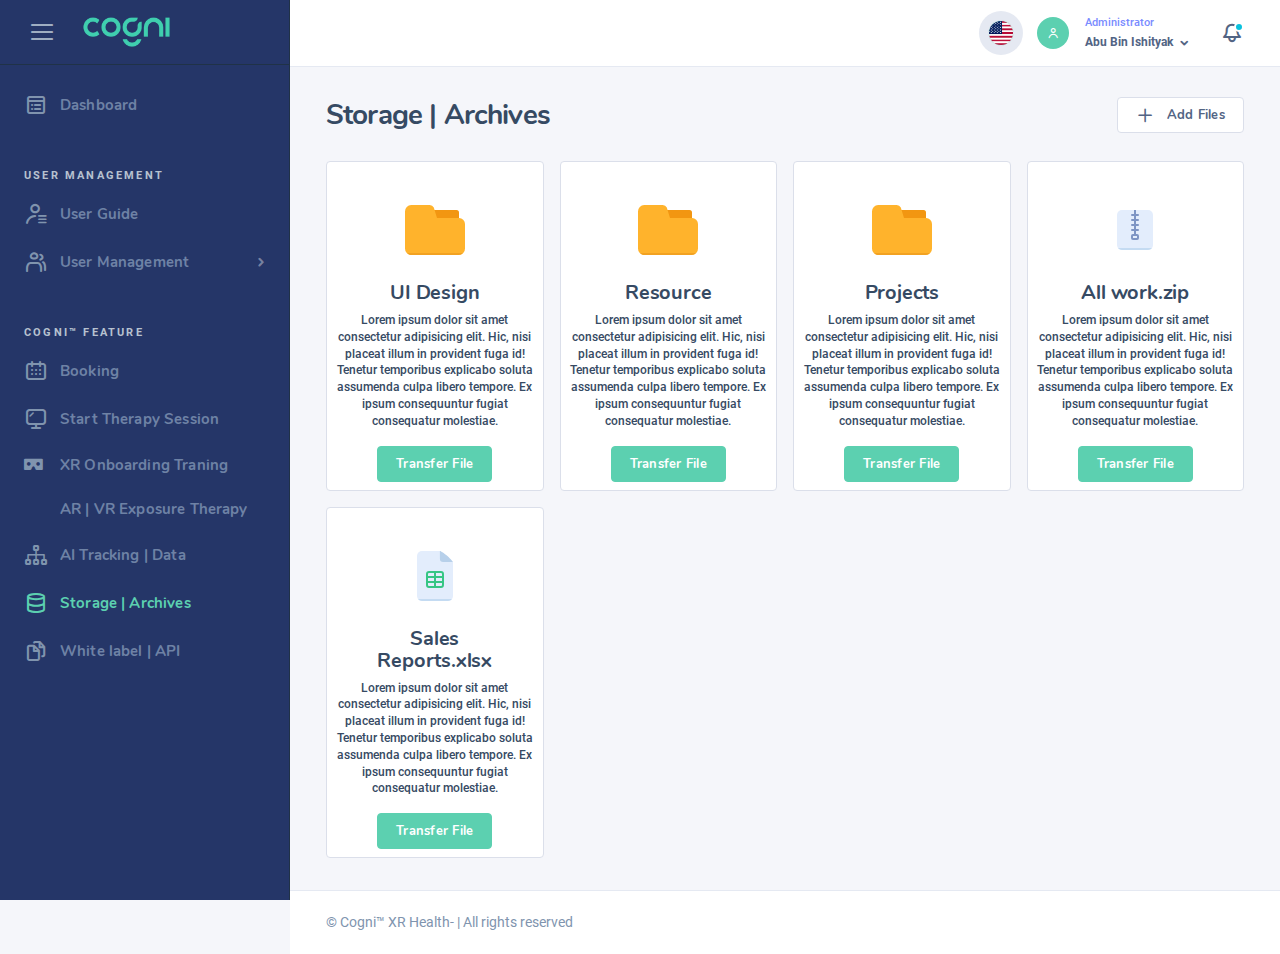
<file: storage_API_data_export.html>
<!DOCTYPE html>
<html lang="zxx" class="js">

<head>
    <base href="">
    <meta charset="utf-8">
    <meta name="author" content="Softnio">
    <meta name="viewport" content="width=device-width, initial-scale=1, shrink-to-fit=no">
    <meta name="description" content="A powerful and conceptual apps base dashboard template that especially build for developers and programmers.">
    <!-- Fav Icon  -->
    <link rel="shortcut icon" href="images/cogni_green.webp">
    <!-- Page Title  -->
    <title>Cogni™ Dashboard </title>
    <!-- StyleSheets  -->
    <link rel="stylesheet" href="assets/css/dashlite.css?ver=2.9.0">
    <link id="skin-default" rel="stylesheet" href="assets/css/theme.css?ver=2.9.0">
    <link href="https://pro.fontawesome.com/releases/v5.10.0/css/all.css" rel="stylesheet">
</head>

<body class="nk-body bg-lighter npc-general has-sidebar ">
    <div class="nk-app-root">
        <!-- main @s -->
        <div class="nk-main ">
           <!-- sidebar @s -->
           <div class="nk-sidebar nk-sidebar-fixed is-dark" style="background-color: #253668;" data-content="sidebarMenu">
            <div class="nk-sidebar-element nk-sidebar-head">
                <div class="nk-menu-trigger">
                    <a href="#" class="nk-nav-toggle nk-quick-nav-icon d-xl-none" data-target="sidebarMenu"><em class="icon ni ni-arrow-left"></em></a>
                    <a href="#" class="nk-nav-compact nk-quick-nav-icon d-none d-xl-inline-flex" data-target="sidebarMenu"><em class="icon ni ni-menu"></em></a>
                </div>
                <div class="nk-sidebar-brand">
                    <a href="index.html" class="logo-link nk-sidebar-logo">
                        <img class="logo-light logo-img" src="images/cogni_green.webp" srcset="images/cogni_green.webp 2x" alt="logo">
                        <img class="logo-dark logo-img" src="images/cogni_green.webp" srcset="images/cogni_green.webp 2x" alt="logo-dark">
                    </a>
                </div>
            </div><!-- .nk-sidebar-element -->
            <div class="nk-sidebar-element nk-sidebar-body">
                <div class="nk-sidebar-content">
                    <div class="nk-sidebar-menu" data-simplebar>
                        <ul class="nk-menu">
                            <li class="nk-menu-item">
                                <a href="index.html" class="nk-menu-link">
                                    <span class="nk-menu-icon"><em class="icon ni ni-property"></em></span>
                                    <span class="nk-menu-text">Dashboard</span>
                                </a>
                            </li><!-- .nk-menu-item -->
                            <li class="nk-menu-heading">
                                <h6 class="overline-title text-primary-alt">User Management</h6>
                            </li><!-- .nk-menu-heading -->
                            <li class="nk-menu-item">
                                <a href="index.html" class="nk-menu-link">
                                    <span class="nk-menu-icon"><em class="icon ni ni-user-list"></em></span>
                                    <span class="nk-menu-text">User Guide</span>
                                </a>
                            </li><!-- .nk-menu-item -->
                            
                            <li class="nk-menu-item has-sub">
                                <a href="#" class="nk-menu-link nk-menu-toggle">
                                    <span class="nk-menu-icon"><em class="icon ni ni-users"></em></span>
                                    <span class="nk-menu-text">User Management</span>
                                </a>
                                <ul class="nk-menu-sub">
                                    <li class="nk-menu-heading">
                                        <h6 class="overline-title text-primary-alt">Role Management</h6>
                                    </li><!-- .nk-menu-heading -->
                                    <li class="nk-menu-item">
                                        <a href="user_list.html" class="nk-menu-link"><span class="nk-menu-text">Admin</span></a>
                                    </li>
                                    <li class="nk-menu-item">
                                        <a href="user_list.html" class="nk-menu-link"><span class="nk-menu-text">Private practice </span></a>
                                    </li>
                                    <li class="nk-menu-item">
                                        <a href="user_list.html" class="nk-menu-link"><span class="nk-menu-text">Group practice</span></a>
                                    </li>
                                    <li class="nk-menu-item">
                                        <a href="user_list.html" class="nk-menu-link"><span class="nk-menu-text">Enterprise EAP</span></a>
                                    </li>
                                    <li class="nk-menu-item">
                                        <a href="user_list.html" class="nk-menu-link"><span class="nk-menu-text">School Counsellors</span></a>
                                    </li>
                                    <li class="nk-menu-item">
                                        <a href="user_list.html" class="nk-menu-link"><span class="nk-menu-text">Other Behavioral Health Providers</span></a>
                                    </li>
                                    <li class="nk-menu-item">
                                        <a href="user_list.html" class="nk-menu-link"><span class="nk-menu-text">Therapists and Counsellors</span></a>
                                    </li>
                                    <li class="nk-menu-item">
                                        <a href="user_list.html" class="nk-menu-link"><span class="nk-menu-text">Enterprise EAP</span></a>
                                    </li>
                                    <li class="nk-menu-item">
                                        <a href="user_list.html" class="nk-menu-link"><span class="nk-menu-text">School Counsellors</span></a>
                                    </li>
                                    <li class="nk-menu-item">
                                        <a href="user_list.html" class="nk-menu-link"><span class="nk-menu-text">Client</span></a>
                                    </li>
                                </ul><!-- .nk-menu-sub -->
                            </li><!-- .nk-menu-item -->
                            <li class="nk-menu-heading">
                                <h6 class="overline-title text-primary-alt">Cogni™ Feature</h6>
                            </li><!-- .nk-menu-heading -->
                            <li class="nk-menu-item ">
                                <a href="booking.html" class="nk-menu-link ">
                                    <span class="nk-menu-icon"><em class="icon ni ni-calender-date"></em></span>
                                    <span class="nk-menu-text">Booking</span>
                                </a>
                            </li><!-- .nk-menu-item -->
                            <li class="nk-menu-item ">
                                <a href="start_therapy_session.html" class="nk-menu-link ">
                                    <span class="nk-menu-icon"><em class="icon ni ni-monitor"></em></span>
                                    <span class="nk-menu-text">Start Therapy Session</span>
                                </a>
                            </li><!-- .nk-menu-item -->
                            <li class="nk-menu-item ">
                                <a href="XR_onboarding_traning.html" class="nk-menu-link ">
                                    <span class="nk-menu-icon"><i class="fas fa-vr-cardboard"></i></span>
                                    <span class="nk-menu-text">XR Onboarding Traning</span>
                                </a>
                            </li><!-- .nk-menu-item -->
                            <li class="nk-menu-item ">
                                <a href="AR_VR_therapy.html" class="nk-menu-link ">
                                    <span class="nk-menu-icon"><i class="fas fa-head-vr"></i></span>
                                    <span class="nk-menu-text">AR | VR Exposure Therapy</span>
                                </a>
                            </li><!-- .nk-menu-item -->
                            <li class="nk-menu-item ">
                                <a href="AI_tracking_data.html" class="nk-menu-link ">
                                    <span class="nk-menu-icon"><em class="icon ni ni-network"></em></span>
                                    <span class="nk-menu-text">AI Tracking | Data</span>
                                </a>
                            </li><!-- .nk-menu-item -->
                            <li class="nk-menu-item">
                                <a href="storage_API_data_export.html" class="nk-menu-link">
                                    <span class="nk-menu-icon"><em class="icon ni ni-db"></em></span>
                                    <span class="nk-menu-text">Storage | Archives</span>
                                </a>
                            </li><!-- .nk-menu-item -->
                            <li class="nk-menu-item">
                                <a href="API_data_experts.html" class="nk-menu-link">
                                    <span class="nk-menu-icon"><em class="icon ni ni-files"></em></span>
                                    <span class="nk-menu-text">White label | API</span>
                                </a>
                            </li><!-- .nk-menu-item -->
                      </ul><!-- .nk-menu -->
                    </div><!-- .nk-sidebar-menu -->
                </div><!-- .nk-sidebar-content -->
            </div><!-- .nk-sidebar-element -->
        </div>
        <!-- sidebar @e -->
            <!-- wrap @s -->
            <div class="nk-wrap ">
                <!-- main header @s -->
                <div class="nk-header nk-header-fixed is-light">
                    <div class="container-fluid">
                        <div class="nk-header-wrap">
                            <div class="nk-menu-trigger d-xl-none ml-n1">
                                <a href="#" class="nk-nav-toggle nk-quick-nav-icon" data-target="sidebarMenu"><em class="icon ni ni-menu"></em></a>
                            </div>
                            <div class="nk-header-brand d-xl-none">
                                <a href="index.html" class="logo-link">
                                    <img class="logo-light logo-img" src="images/cogni_green.webp" srcset="images/cogni_green.webp 2x" alt="logo">
                                    <img class="logo-dark logo-img" src="images/cogni_green.webp" srcset="images/cogni_green.webp 2x" alt="logo-dark">
                                </a>
                            </div><!-- .nk-header-brand -->
                            <div class="nk-header-tools">
                                <ul class="nk-quick-nav">
                                    <li class="dropdown language-dropdown d-none d-sm-block mr-n1 show">
                                        <a href="#" class="dropdown-toggle nk-quick-nav-icon" data-toggle="dropdown" aria-expanded="true">
                                            <div class="user-avatar xs border border-light">
                                                <img src="images/flags/english-sq.png" alt="">
                                            </div>
                                        </a>
                                        <div class="dropdown-menu dropdown-menu-right dropdown-menu-s1 " x-placement="bottom-end" style="position: absolute; will-change: transform; top: 0px; left: 0px; transform: translate3d(-126px, 38px, 0px);">
                                            <ul class="language-list">
                                                <li>
                                                    <a href="#" class="language-item">
                                                        <img src="images/flags/english.png" alt="" class="language-flag">
                                                        <span class="language-name">English</span>
                                                    </a>
                                                </li>
                                                <li>
                                                    <a href="#" class="language-item">
                                                        <img src="images/flags/french.png" alt="" class="language-flag">
                                                        <span class="language-name">French</span>
                                                    </a>
                                                </li>
                                                <li>
                                                    <a href="#" class="language-item">
                                                        <img src="images/flags/spanish.png " alt="" class="language-flag">
                                                        <span class="language-name">Spanish</span>
                                                    </a>
                                                </li>
                                            </ul>
                                        </div>
                                    </li>
                                    <li class="dropdown user-dropdown">
                                        <a href="#" class="dropdown-toggle" data-toggle="dropdown">
                                            <div class="user-toggle">
                                                <div class="user-avatar sm">
                                                    <em class="icon ni ni-user-alt"></em>
                                                </div>
                                                <div class="user-info d-none d-md-block">
                                                    <div class="user-status">Administrator</div>
                                                    <div class="user-name dropdown-indicator">Abu Bin Ishityak</div>
                                                </div>
                                            </div>
                                        </a>
                                        <div class="dropdown-menu dropdown-menu-md dropdown-menu-right dropdown-menu-s1">
                                            <div class="dropdown-inner user-card-wrap bg-lighter d-none d-md-block">
                                                <div class="user-card">
                                                    <div class="user-avatar">
                                                        <span>AB</span>
                                                    </div>
                                                    <div class="user-info">
                                                        <span class="lead-text">Abu Bin Ishtiyak</span>
                                                        <span class="sub-text">info@softnio.com</span>
                                                    </div>
                                                </div>
                                            </div>
                                            <div class="dropdown-inner">
                                                <ul class="link-list">
                                                    <li><a href="profile_personal.html"><em class="icon ni ni-user-alt"></em><span>View Profile</span></a></li>
                                                    <li><a href="profile_security.html"><em class="icon ni ni-setting-alt"></em><span>Account Setting</span></a></li>
                                                    <li><a class="dark-switch" href="#"><em class="icon ni ni-moon"></em><span>Dark Mode</span></a></li>
                                                </ul>
                                            </div>
                                            <div class="dropdown-inner">
                                                <ul class="link-list">
                                                    <li><a href="auth-login.html"><em class="icon ni ni-signout"></em><span>Sign out</span></a></li>
                                                </ul>
                                            </div>
                                        </div>
                                    </li><!-- .dropdown -->
                                    <li class="dropdown notification-dropdown mr-n1">
                                        <a href="#" class="dropdown-toggle nk-quick-nav-icon" data-toggle="dropdown">
                                            <div class="icon-status icon-status-info"><em class="icon ni ni-bell"></em></div>
                                        </a>
                                        <div class="dropdown-menu dropdown-menu-xl dropdown-menu-right dropdown-menu-s1">
                                            <div class="dropdown-head">
                                                <span class="sub-title nk-dropdown-title">Notifications</span>
                                                <a href="#">Mark All as Read</a>
                                            </div>
                                            <div class="dropdown-body">
                                                <div class="nk-notification">
                                                    <div class="nk-notification-item dropdown-inner">
                                                        <div class="nk-notification-icon">
                                                            <em class="icon icon-circle bg-warning-dim ni ni-curve-down-right"></em>
                                                        </div>
                                                        <div class="nk-notification-content">
                                                            <div class="nk-notification-text">You have requested to <span>Widthdrawl</span></div>
                                                            <div class="nk-notification-time">2 hrs ago</div>
                                                        </div>
                                                    </div>
                                                    <div class="nk-notification-item dropdown-inner">
                                                        <div class="nk-notification-icon">
                                                            <em class="icon icon-circle bg-success-dim ni ni-curve-down-left"></em>
                                                        </div>
                                                        <div class="nk-notification-content">
                                                            <div class="nk-notification-text">Your <span>Deposit Order</span> is placed</div>
                                                            <div class="nk-notification-time">2 hrs ago</div>
                                                        </div>
                                                    </div>
                                                    <div class="nk-notification-item dropdown-inner">
                                                        <div class="nk-notification-icon">
                                                            <em class="icon icon-circle bg-warning-dim ni ni-curve-down-right"></em>
                                                        </div>
                                                        <div class="nk-notification-content">
                                                            <div class="nk-notification-text">You have requested to <span>Widthdrawl</span></div>
                                                            <div class="nk-notification-time">2 hrs ago</div>
                                                        </div>
                                                    </div>
                                                    <div class="nk-notification-item dropdown-inner">
                                                        <div class="nk-notification-icon">
                                                            <em class="icon icon-circle bg-success-dim ni ni-curve-down-left"></em>
                                                        </div>
                                                        <div class="nk-notification-content">
                                                            <div class="nk-notification-text">Your <span>Deposit Order</span> is placed</div>
                                                            <div class="nk-notification-time">2 hrs ago</div>
                                                        </div>
                                                    </div>
                                                    <div class="nk-notification-item dropdown-inner">
                                                        <div class="nk-notification-icon">
                                                            <em class="icon icon-circle bg-warning-dim ni ni-curve-down-right"></em>
                                                        </div>
                                                        <div class="nk-notification-content">
                                                            <div class="nk-notification-text">You have requested to <span>Widthdrawl</span></div>
                                                            <div class="nk-notification-time">2 hrs ago</div>
                                                        </div>
                                                    </div>
                                                    <div class="nk-notification-item dropdown-inner">
                                                        <div class="nk-notification-icon">
                                                            <em class="icon icon-circle bg-success-dim ni ni-curve-down-left"></em>
                                                        </div>
                                                        <div class="nk-notification-content">
                                                            <div class="nk-notification-text">Your <span>Deposit Order</span> is placed</div>
                                                            <div class="nk-notification-time">2 hrs ago</div>
                                                        </div>
                                                    </div>
                                                </div><!-- .nk-notification -->
                                            </div><!-- .nk-dropdown-body -->
                                            <div class="dropdown-foot center">
                                                <a href="#">View All</a>
                                            </div>
                                        </div>
                                    </li><!-- .dropdown -->
                                </ul><!-- .nk-quick-nav -->
                            </div><!-- .nk-header-tools -->
                        </div><!-- .nk-header-wrap -->
                    </div><!-- .container-fliud -->
                </div>
                <!-- main header @e -->
                <!-- content @s -->
                <div class="nk-content">
                    <div class="container-fluid">
                        <div class="nk-content-inner">
                            <div class="nk-content-body">
                                <div class="nk-block-head nk-block-head-sm">
                                    <div class="nk-block-between">
                                        <div class="nk-block-head-content">
                                            <h3 class="nk-block-title page-title">Storage | Archives</h3>
                                          </div><!-- .nk-block-head-content -->
                                        <div class="nk-block-head-content">
                                            <a href="#" class="btn btn-white btn-dim btn-outline-light" data-toggle="modal" data-target="#addEventPopup"><em class="icon ni ni-plus"></em><span>Add Files</span></a>
                                        </div><!-- .nk-block-head-content -->
                                    </div><!-- .nk-block-between -->
                                </div><!-- .nk-block-head -->

                                <div class="toggle-expand-content expanded" data-content="quick-access">
                                    <div class="nk-files nk-files-view-grid">
                                        <div class="nk-files-list">
                                            <div class="nk-file-item nk-file">
                                                <div class="nk-file-info">
                                                    <a href="#" class="nk-file-link">
                                                        <div class="nk-file-title">
                                                            <div class="nk-file-icon">
                                                                <span class="nk-file-icon-type">
                                                                    <svg xmlns="http://www.w3.org/2000/svg" viewBox="0 0 72 72">
                                                                        <g>
                                                                            <rect x="32" y="16" width="28" height="15" rx="2.5" ry="2.5" style="fill:#f29611"></rect>
                                                                            <path d="M59.7778,61H12.2222A6.4215,6.4215,0,0,1,6,54.3962V17.6038A6.4215,6.4215,0,0,1,12.2222,11H30.6977a4.6714,4.6714,0,0,1,4.1128,2.5644L38,24H59.7778A5.91,5.91,0,0,1,66,30V54.3962A6.4215,6.4215,0,0,1,59.7778,61Z" style="fill:#ffb32c"></path>
                                                                            <path d="M8.015,59c2.169,2.3827,4.6976,2.0161,6.195,2H58.7806a6.2768,6.2768,0,0,0,5.2061-2Z" style="fill:#f2a222"></path>
                                                                        </g>
                                                                    </svg>
                                                                </span>
                                                            </div>
                                                            <div class="nk-file-name">
                                                                <div class="nk-file-name-text">
                                                                    <h5 class="title">UI Design</h5>
                                                                </div>
                                                                <p style="font-size: 12px;">
                                                                    Lorem ipsum dolor sit amet consectetur adipisicing elit. Hic, nisi placeat illum in provident fuga id! Tenetur temporibus explicabo soluta assumenda culpa libero tempore. Ex ipsum consequuntur fugiat consequatur molestiae.
                                                                </p>
                                                                <a href="#" class="btn btn-primary mt-3">Transfer File</a>
                                                            </div>
                                                        </div>
                                                    </a>
                                                </div>
                                                <div class="nk-file-actions hideable">
                                                    <a href="#" class="btn btn-sm btn-icon btn-trigger"><em class="icon ni ni-cross"></em></a>
                                                </div>
                                            </div>
                                            <div class="nk-file-item nk-file">
                                                <div class="nk-file-info">
                                                    <a href="#" class="nk-file-link">
                                                        <div class="nk-file-title">
                                                            <div class="nk-file-icon">
                                                                <span class="nk-file-icon-type">
                                                                    <svg xmlns="http://www.w3.org/2000/svg" viewBox="0 0 72 72">
                                                                        <g>
                                                                            <rect x="32" y="16" width="28" height="15" rx="2.5" ry="2.5" style="fill:#f29611"></rect>
                                                                            <path d="M59.7778,61H12.2222A6.4215,6.4215,0,0,1,6,54.3962V17.6038A6.4215,6.4215,0,0,1,12.2222,11H30.6977a4.6714,4.6714,0,0,1,4.1128,2.5644L38,24H59.7778A5.91,5.91,0,0,1,66,30V54.3962A6.4215,6.4215,0,0,1,59.7778,61Z" style="fill:#ffb32c"></path>
                                                                            <path d="M8.015,59c2.169,2.3827,4.6976,2.0161,6.195,2H58.7806a6.2768,6.2768,0,0,0,5.2061-2Z" style="fill:#f2a222"></path>
                                                                        </g>
                                                                    </svg>
                                                                </span>
                                                            </div>
                                                            <div class="nk-file-name">
                                                                <div class="nk-file-name-text">
                                                                    <h5 class="title"> Resource</h5>
                                                                </div>
                                                                <p style="font-size: 12px;">
                                                                    Lorem ipsum dolor sit amet consectetur adipisicing elit. Hic, nisi placeat illum in provident fuga id! Tenetur temporibus explicabo soluta assumenda culpa libero tempore. Ex ipsum consequuntur fugiat consequatur molestiae.
                                                                </p>
                                                                <a href="#" class="btn btn-primary mt-3">Transfer File</a>
                                                            </div>
                                                        </div>
                                                    </a>
                                                </div>
                                                <div class="nk-file-actions hideable">
                                                    <a href="#" class="btn btn-sm btn-icon btn-trigger"><em class="icon ni ni-cross"></em></a>
                                                </div>
                                            </div>
                                            <div class="nk-file-item nk-file">
                                                <div class="nk-file-info">
                                                    <a href="#" class="nk-file-link">
                                                        <div class="nk-file-title">
                                                            <div class="nk-file-icon">
                                                                <span class="nk-file-icon-type">
                                                                    <svg xmlns="http://www.w3.org/2000/svg" viewBox="0 0 72 72">
                                                                        <g>
                                                                            <rect x="32" y="16" width="28" height="15" rx="2.5" ry="2.5" style="fill:#f29611"></rect>
                                                                            <path d="M59.7778,61H12.2222A6.4215,6.4215,0,0,1,6,54.3962V17.6038A6.4215,6.4215,0,0,1,12.2222,11H30.6977a4.6714,4.6714,0,0,1,4.1128,2.5644L38,24H59.7778A5.91,5.91,0,0,1,66,30V54.3962A6.4215,6.4215,0,0,1,59.7778,61Z" style="fill:#ffb32c"></path>
                                                                            <path d="M8.015,59c2.169,2.3827,4.6976,2.0161,6.195,2H58.7806a6.2768,6.2768,0,0,0,5.2061-2Z" style="fill:#f2a222"></path>
                                                                        </g>
                                                                    </svg>
                                                                </span>
                                                            </div>
                                                            <div class="nk-file-name">
                                                                <div class="nk-file-name-text">
                                                                    <h5 class="title">Projects</h5>
                                                                </div>
                                                                <p style="font-size: 12px;">
                                                                    Lorem ipsum dolor sit amet consectetur adipisicing elit. Hic, nisi placeat illum in provident fuga id! Tenetur temporibus explicabo soluta assumenda culpa libero tempore. Ex ipsum consequuntur fugiat consequatur molestiae.
                                                                </p>
                                                                <a href="#" class="btn btn-primary mt-3">Transfer File</a>
                                                            </div>
                                                        </div>
                                                    </a>
                                                </div>
                                                <div class="nk-file-actions hideable">
                                                    <a href="#" class="btn btn-sm btn-icon btn-trigger"><em class="icon ni ni-cross"></em></a>
                                                </div>
                                            </div>
                                            <div class="nk-file-item nk-file">
                                                <div class="nk-file-info">
                                                    <a href="#" class="nk-file-link">
                                                        <div class="nk-file-title">
                                                            <div class="nk-file-icon">
                                                                <span class="nk-file-icon-type">
                                                                    <svg xmlns="http://www.w3.org/2000/svg" viewBox="0 0 72 72">
                                                                        <g>
                                                                            <rect x="18" y="16" width="36" height="40" rx="5" ry="5" style="fill:#e3edfc"></rect>
                                                                            <path d="M19.03,54A4.9835,4.9835,0,0,0,23,56H49a4.9835,4.9835,0,0,0,3.97-2Z" style="fill:#c4dbf2"></path>
                                                                            <rect x="32" y="20" width="8" height="2" rx="1" ry="1" style="fill:#7e95c4"></rect>
                                                                            <rect x="32" y="25" width="8" height="2" rx="1" ry="1" style="fill:#7e95c4"></rect>
                                                                            <rect x="32" y="30" width="8" height="2" rx="1" ry="1" style="fill:#7e95c4"></rect>
                                                                            <rect x="32" y="35" width="8" height="2" rx="1" ry="1" style="fill:#7e95c4"></rect>
                                                                            <path d="M35,16.0594h2a0,0,0,0,1,0,0V41a1,1,0,0,1-1,1h0a1,1,0,0,1-1-1V16.0594A0,0,0,0,1,35,16.0594Z" style="fill:#7e95c4"></path>
                                                                            <path d="M38.0024,40H33.9976A1.9976,1.9976,0,0,0,32,41.9976v2.0047A1.9976,1.9976,0,0,0,33.9976,46h4.0047A1.9976,1.9976,0,0,0,40,44.0024V41.9976A1.9976,1.9976,0,0,0,38.0024,40Zm-.0053,4H34V42h4Z" style="fill:#7e95c4"></path>
                                                                        </g>
                                                                    </svg>
                                                                </span>
                                                            </div>
                                                            <div class="nk-file-name">
                                                                <div class="nk-file-name-text">
                                                                    <h5 class="title">All work.zip</h5>
                                                                </div>
                                                                <p style="font-size: 12px;">
                                                                    Lorem ipsum dolor sit amet consectetur adipisicing elit. Hic, nisi placeat illum in provident fuga id! Tenetur temporibus explicabo soluta assumenda culpa libero tempore. Ex ipsum consequuntur fugiat consequatur molestiae.
                                                                </p>
                                                                <a href="#" class="btn btn-primary mt-3">Transfer File</a>
                                                            </div>
                                                        </div>
                                                    </a>
                                                </div>
                                                <div class="nk-file-actions hideable">
                                                    <a href="#" class="btn btn-sm btn-icon btn-trigger"><em class="icon ni ni-cross"></em></a>
                                                </div>
                                            </div>
                                            <div class="nk-file-item nk-file">
                                                <div class="nk-file-info">
                                                    <a href="#" class="nk-file-link">
                                                        <div class="nk-file-title">
                                                            <div class="nk-file-icon">
                                                                <span class="nk-file-icon-type">
                                                                    <svg xmlns="http://www.w3.org/2000/svg" viewBox="0 0 72 72">
                                                                        <path d="M49,61H23a5.0147,5.0147,0,0,1-5-5V16a5.0147,5.0147,0,0,1,5-5H40.9091L54,22.1111V56A5.0147,5.0147,0,0,1,49,61Z" style="fill:#e3edfc"></path>
                                                                        <path d="M54,22.1111H44.1818a3.3034,3.3034,0,0,1-3.2727-3.3333V11s1.8409.2083,6.9545,4.5833C52.8409,20.0972,54,22.1111,54,22.1111Z" style="fill:#b7d0ea"></path>
                                                                        <path d="M19.03,59A4.9835,4.9835,0,0,0,23,61H49a4.9835,4.9835,0,0,0,3.97-2Z" style="fill:#c4dbf2"></path>
                                                                        <path d="M42,31H30a3.0033,3.0033,0,0,0-3,3V45a3.0033,3.0033,0,0,0,3,3H42a3.0033,3.0033,0,0,0,3-3V34A3.0033,3.0033,0,0,0,42,31ZM29,38h6v3H29Zm8,0h6v3H37Zm6-4v2H37V33h5A1.001,1.001,0,0,1,43,34ZM30,33h5v3H29V34A1.001,1.001,0,0,1,30,33ZM29,45V43h6v3H30A1.001,1.001,0,0,1,29,45Zm13,1H37V43h6v2A1.001,1.001,0,0,1,42,46Z" style="fill:#36c684"></path>
                                                                    </svg>
                                                                </span>
                                                            </div>
                                                            <div class="nk-file-name">
                                                                <div class="nk-file-name-text">
                                                                    <h5 class="title">Sales Reports.xlsx</h5>
                                                                </div>
                                                                <p style="font-size: 12px;">
                                                                    Lorem ipsum dolor sit amet consectetur adipisicing elit. Hic, nisi placeat illum in provident fuga id! Tenetur temporibus explicabo soluta assumenda culpa libero tempore. Ex ipsum consequuntur fugiat consequatur molestiae.
                                                                </p>
                                                                <a href="#" class="btn btn-primary mt-3">Transfer File</a>
                                                            </div>
                                                        </div>
                                                    </a>
                                                </div>
                                                <div class="nk-file-actions hideable">
                                                    <a href="#" class="btn btn-sm btn-icon btn-trigger"><em class="icon ni ni-cross"></em></a>
                                                </div>
                                            </div>
                                        </div>
                                    </div><!-- .nk-files -->
                                </div>
                
                
                        
                    </div>
                </div>
            </div>
        </div>

        <div class="modal fade" id="addEventPopup">
            <div class="modal-dialog modal-md" role="document">
                <div class="modal-content">
                    <div class="modal-header">
                        <h5 class="modal-title">Add Files</h5>
                        <a href="#" class="close" data-dismiss="modal" aria-label="Close">
                            <em class="icon ni ni-cross"></em>
                        </a>
                    </div>
                    <div class="modal-body">
                        <form action="#" id="addEventForm" class="form-validate is-alter">
                            <div class="row gx-4 gy-3">
                                <div class="col-sm-12">
                                    <div class="form-group">
                                        <label class="form-label" for="default-01">Title</label>
                                        <div class="form-control-wrap">
                                            <input type="text" class="form-control" id="default-01" placeholder="Input Title">
                                        </div>
                                    </div>
                                </div>
                                
                                <div class="col-sm-12">
                                    <div class="form-group">
                                        <label class="form-label" for="default-01">Discription</label>
                                        <div class="form-control-wrap">
                                            <input type="text" class="form-control" id="default-01" placeholder="Input placeholder">
                                        </div>
                                    </div>
                                </div>
                                <div class="col-sm-12">
                                    <div class="form-group">
                                        <label class="form-label" for="default-06">Default File Upload</label>
                                        <div class="form-control-wrap">
                                            <div class="custom-file">
                                                <input type="file" multiple="" class="custom-file-input" id="customFile">
                                                <label class="custom-file-label" for="customFile">Choose file</label>
                                            </div>
                                        </div>
                                    </div>
                                </div>
                               
                                <div class="col-12">
                                    <ul class="d-flex justify-content-between gx-4 mt-1">
                                        <li class="">
                                            <button id="addEvent" type="submit" class="btn btn-primary">Add Booking</button>
                                        </li>
                                    </ul>
                                </div> 
                            </div>
                        </form>
                    </div>
                </div>
            </div>
        </div>
                <!-- content @e -->
                <!-- footer @s -->
                <div class="nk-footer">
                    <div class="container-fluid">
                        <div class="nk-footer-wrap">
                            <div class="nk-footer-copyright"> &copy;   <a href="#" target="_blank">Cogni™ XR Health-</a> | All rights reserved
                            </div>
                        </div>
                    </div>
                </div>
                <!-- footer @e -->
            </div>
            <!-- wrap @e -->
        </div>
        <!-- main @e -->
    </div>
    <!-- app-root @e -->
    
    <!-- JavaScript -->
    <script src="assets/js/bundle.js?ver=2.9.0"></script>
    <script src="assets/js/scripts.js?ver=2.9.0"></script>
    <script src="assets/js/charts/gd-default.js?ver=2.9.0"></script>
</body>

</html>
</file>
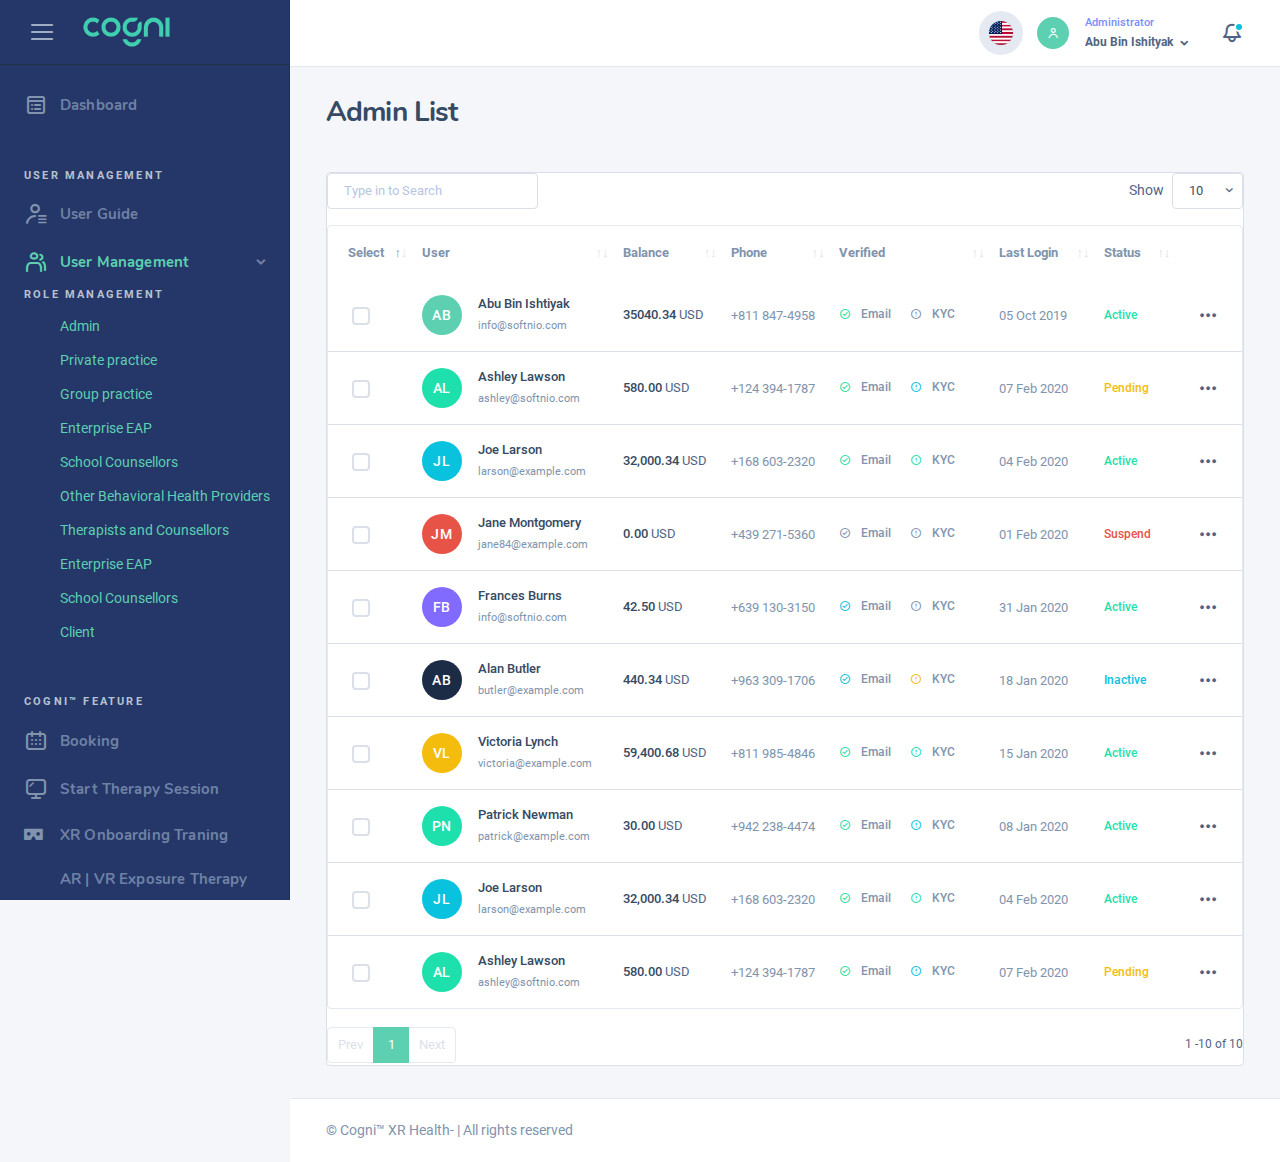
<file: user_list.html>
<!DOCTYPE html>
<html lang="zxx" class="js">

<head>
    <base href="">
    <meta charset="utf-8">
    <meta name="author" content="Softnio">
    <meta name="viewport" content="width=device-width, initial-scale=1, shrink-to-fit=no">
    <meta name="description" content="A powerful and conceptual apps base dashboard template that especially build for developers and programmers.">
    <!-- Fav Icon  -->
    <link rel="shortcut icon" href="images/cogni_green.webp">
    <!-- Page Title  -->
    <title>Cogni™ Dashboard </title>
    <!-- StyleSheets  -->
    <link rel="stylesheet" href="assets/css/dashlite.css?ver=2.9.0">
    <link id="skin-default" rel="stylesheet" href="assets/css/theme.css?ver=2.9.0">
    <link href="https://pro.fontawesome.com/releases/v5.10.0/css/all.css" rel="stylesheet">
</head>

<body class="nk-body bg-lighter npc-general has-sidebar ">
    <div class="nk-app-root">
        <!-- main @s -->
        <div class="nk-main ">
           <!-- sidebar @s -->
           <div class="nk-sidebar nk-sidebar-fixed is-dark" style="background-color: #253668;" data-content="sidebarMenu">
            <div class="nk-sidebar-element nk-sidebar-head">
                <div class="nk-menu-trigger">
                    <a href="#" class="nk-nav-toggle nk-quick-nav-icon d-xl-none" data-target="sidebarMenu"><em class="icon ni ni-arrow-left"></em></a>
                    <a href="#" class="nk-nav-compact nk-quick-nav-icon d-none d-xl-inline-flex" data-target="sidebarMenu"><em class="icon ni ni-menu"></em></a>
                </div>
                <div class="nk-sidebar-brand">
                    <a href="index.html" class="logo-link nk-sidebar-logo">
                        <img class="logo-light logo-img" src="images/cogni_green.webp" srcset="images/cogni_green.webp 2x" alt="logo">
                        <img class="logo-dark logo-img" src="images/cogni_green.webp" srcset="images/cogni_green.webp 2x" alt="logo-dark">
                    </a>
                </div>
            </div><!-- .nk-sidebar-element -->
            <div class="nk-sidebar-element nk-sidebar-body">
                <div class="nk-sidebar-content">
                    <div class="nk-sidebar-menu" data-simplebar>
                        <ul class="nk-menu">
                            <li class="nk-menu-item">
                                <a href="index.html" class="nk-menu-link">
                                    <span class="nk-menu-icon"><em class="icon ni ni-property"></em></span>
                                    <span class="nk-menu-text">Dashboard</span>
                                </a>
                            </li><!-- .nk-menu-item -->
                            <li class="nk-menu-heading">
                                <h6 class="overline-title text-primary-alt">User Management</h6>
                            </li><!-- .nk-menu-heading -->
                            <li class="nk-menu-item">
                                <a href="index.html" class="nk-menu-link">
                                    <span class="nk-menu-icon"><em class="icon ni ni-user-list"></em></span>
                                    <span class="nk-menu-text">User Guide</span>
                                </a>
                            </li><!-- .nk-menu-item -->
                            
                            
                            <li class="nk-menu-item has-sub">
                                <a href="#" class="nk-menu-link nk-menu-toggle">
                                    <span class="nk-menu-icon"><em class="icon ni ni-users"></em></span>
                                    <span class="nk-menu-text">User Management</span>
                                </a>
                                <ul class="nk-menu-sub">
                                    <li class="nk-menu-heading">
                                        <h6 class="overline-title text-primary-alt">Role Management</h6>
                                    </li><!-- .nk-menu-heading -->
                                    <li class="nk-menu-item">
                                        <a href="user_list.html" class="nk-menu-link"><span class="nk-menu-text">Admin</span></a>
                                    </li>
                                    <li class="nk-menu-item">
                                        <a href="user_list.html" class="nk-menu-link"><span class="nk-menu-text">Private practice </span></a>
                                    </li>
                                    <li class="nk-menu-item">
                                        <a href="user_list.html" class="nk-menu-link"><span class="nk-menu-text">Group practice</span></a>
                                    </li>
                                    <li class="nk-menu-item">
                                        <a href="user_list.html" class="nk-menu-link"><span class="nk-menu-text">Enterprise EAP</span></a>
                                    </li>
                                    <li class="nk-menu-item">
                                        <a href="user_list.html" class="nk-menu-link"><span class="nk-menu-text">School Counsellors</span></a>
                                    </li>
                                    <li class="nk-menu-item">
                                        <a href="user_list.html" class="nk-menu-link"><span class="nk-menu-text">Other Behavioral Health Providers</span></a>
                                    </li>
                                    <li class="nk-menu-item">
                                        <a href="user_list.html" class="nk-menu-link"><span class="nk-menu-text">Therapists and Counsellors</span></a>
                                    </li>
                                    <li class="nk-menu-item">
                                        <a href="user_list.html" class="nk-menu-link"><span class="nk-menu-text">Enterprise EAP</span></a>
                                    </li>
                                    <li class="nk-menu-item">
                                        <a href="user_list.html" class="nk-menu-link"><span class="nk-menu-text">School Counsellors</span></a>
                                    </li>
                                    <li class="nk-menu-item">
                                        <a href="user_list.html" class="nk-menu-link"><span class="nk-menu-text">Client</span></a>
                                    </li>
                                </ul><!-- .nk-menu-sub -->
                            </li><!-- .nk-menu-item -->
                            <li class="nk-menu-heading">
                                <h6 class="overline-title text-primary-alt">Cogni™ Feature</h6>
                            </li><!-- .nk-menu-heading -->
                            <li class="nk-menu-item ">
                                <a href="booking.html" class="nk-menu-link ">
                                    <span class="nk-menu-icon"><em class="icon ni ni-calender-date"></em></span>
                                    <span class="nk-menu-text">Booking</span>
                                </a>
                            </li><!-- .nk-menu-item -->
                            <li class="nk-menu-item ">
                                <a href="start_therapy_session.html" class="nk-menu-link ">
                                    <span class="nk-menu-icon"><em class="icon ni ni-monitor"></em></span>
                                    <span class="nk-menu-text">Start Therapy Session</span>
                                </a>
                            </li><!-- .nk-menu-item -->
                            <li class="nk-menu-item ">
                                <a href="XR_onboarding_traning.html" class="nk-menu-link ">
                                    <span class="nk-menu-icon"><i class="fas fa-vr-cardboard"></i></span>
                                    <span class="nk-menu-text">XR Onboarding Traning</span>
                                </a>
                            </li><!-- .nk-menu-item -->
                            <li class="nk-menu-item ">
                                <a href="AR_VR_therapy.html" class="nk-menu-link ">
                                    <span class="nk-menu-icon"><i class="fas fa-head-vr"></i></span>
                                    <span class="nk-menu-text">AR | VR Exposure Therapy</span>
                                </a>
                            </li><!-- .nk-menu-item -->
                            <li class="nk-menu-item ">
                                <a href="AI_tracking_data.html" class="nk-menu-link ">
                                    <span class="nk-menu-icon"><em class="icon ni ni-network"></em></span>
                                    <span class="nk-menu-text">AI Tracking | Data</span>
                                </a>
                            </li><!-- .nk-menu-item -->
                            <li class="nk-menu-item">
                                <a href="storage_API_data_export.html" class="nk-menu-link">
                                    <span class="nk-menu-icon"><em class="icon ni ni-db"></em></span>
                                    <span class="nk-menu-text">Storage | Archives</span>
                                </a>
                            </li><!-- .nk-menu-item -->
                            <li class="nk-menu-item">
                                <a href="API_data_experts.html" class="nk-menu-link">
                                    <span class="nk-menu-icon"><em class="icon ni ni-files"></em></span>
                                    <span class="nk-menu-text">White label | API</span>
                                </a>
                            </li><!-- .nk-menu-item -->
                      </ul><!-- .nk-menu -->
                    </div><!-- .nk-sidebar-menu -->
                </div><!-- .nk-sidebar-content -->
            </div><!-- .nk-sidebar-element -->
        </div>
        <!-- sidebar @e -->
            <!-- wrap @s -->
            <div class="nk-wrap ">
                <!-- main header @s -->
                <div class="nk-header nk-header-fixed is-light">
                    <div class="container-fluid">
                        <div class="nk-header-wrap">
                            <div class="nk-menu-trigger d-xl-none ml-n1">
                                <a href="#" class="nk-nav-toggle nk-quick-nav-icon" data-target="sidebarMenu"><em class="icon ni ni-menu"></em></a>
                            </div>
                            <div class="nk-header-brand d-xl-none">
                                <a href="index.html" class="logo-link">
                                    <img class="logo-light logo-img" src="images/cogni_green.webp" srcset="images/cogni_green.webp 2x" alt="logo">
                                    <img class="logo-dark logo-img" src="images/cogni_green.webp" srcset="images/cogni_green.webp 2x" alt="logo-dark">
                                </a>
                            </div><!-- .nk-header-brand -->
                            <div class="nk-header-tools">
                                <ul class="nk-quick-nav">
                                    <li class="dropdown language-dropdown d-none d-sm-block mr-n1 show">
                                        <a href="#" class="dropdown-toggle nk-quick-nav-icon" data-toggle="dropdown" aria-expanded="true">
                                            <div class="user-avatar xs border border-light">
                                                <img src="images/flags/english-sq.png" alt="">
                                            </div>
                                        </a>
                                        <div class="dropdown-menu dropdown-menu-right dropdown-menu-s1 " x-placement="bottom-end" style="position: absolute; will-change: transform; top: 0px; left: 0px; transform: translate3d(-126px, 38px, 0px);">
                                            <ul class="language-list">
                                                <li>
                                                    <a href="#" class="language-item">
                                                        <img src="images/flags/english.png" alt="" class="language-flag">
                                                        <span class="language-name">English</span>
                                                    </a>
                                                </li>
                                                <li>
                                                    <a href="#" class="language-item">
                                                        <img src="images/flags/french.png" alt="" class="language-flag">
                                                        <span class="language-name">French</span>
                                                    </a>
                                                </li>
                                                <li>
                                                    <a href="#" class="language-item">
                                                        <img src="images/flags/spanish.png " alt="" class="language-flag">
                                                        <span class="language-name">Spanish</span>
                                                    </a>
                                                </li>
                                            </ul>
                                        </div>
                                    </li>
                                    <li class="dropdown user-dropdown">
                                        <a href="#" class="dropdown-toggle" data-toggle="dropdown">
                                            <div class="user-toggle">
                                                <div class="user-avatar sm">
                                                    <em class="icon ni ni-user-alt"></em>
                                                </div>
                                                <div class="user-info d-none d-md-block">
                                                    <div class="user-status">Administrator</div>
                                                    <div class="user-name dropdown-indicator">Abu Bin Ishityak</div>
                                                </div>
                                            </div>
                                        </a>
                                        <div class="dropdown-menu dropdown-menu-md dropdown-menu-right dropdown-menu-s1">
                                            <div class="dropdown-inner user-card-wrap bg-lighter d-none d-md-block">
                                                <div class="user-card">
                                                    <div class="user-avatar">
                                                        <span>AB</span>
                                                    </div>
                                                    <div class="user-info">
                                                        <span class="lead-text">Abu Bin Ishtiyak</span>
                                                        <span class="sub-text">info@softnio.com</span>
                                                    </div>
                                                </div>
                                            </div>
                                            <div class="dropdown-inner">
                                                <ul class="link-list">
                                                    <li><a href="profile_personal.html"><em class="icon ni ni-user-alt"></em><span>View Profile</span></a></li>
                                                    <li><a href="profile_security.html"><em class="icon ni ni-setting-alt"></em><span>Account Setting</span></a></li>
                                                    <li><a class="dark-switch" href="#"><em class="icon ni ni-moon"></em><span>Dark Mode</span></a></li>
                                                </ul>
                                            </div>
                                            <div class="dropdown-inner">
                                                <ul class="link-list">
                                                    <li><a href="auth-login.html"><em class="icon ni ni-signout"></em><span>Sign out</span></a></li>
                                                </ul>
                                            </div>
                                        </div>
                                    </li><!-- .dropdown -->
                                    <li class="dropdown notification-dropdown mr-n1">
                                        <a href="#" class="dropdown-toggle nk-quick-nav-icon" data-toggle="dropdown">
                                            <div class="icon-status icon-status-info"><em class="icon ni ni-bell"></em></div>
                                        </a>
                                        <div class="dropdown-menu dropdown-menu-xl dropdown-menu-right dropdown-menu-s1">
                                            <div class="dropdown-head">
                                                <span class="sub-title nk-dropdown-title">Notifications</span>
                                                <a href="#">Mark All as Read</a>
                                            </div>
                                            <div class="dropdown-body">
                                                <div class="nk-notification">
                                                    <div class="nk-notification-item dropdown-inner">
                                                        <div class="nk-notification-icon">
                                                            <em class="icon icon-circle bg-warning-dim ni ni-curve-down-right"></em>
                                                        </div>
                                                        <div class="nk-notification-content">
                                                            <div class="nk-notification-text">You have requested to <span>Widthdrawl</span></div>
                                                            <div class="nk-notification-time">2 hrs ago</div>
                                                        </div>
                                                    </div>
                                                    <div class="nk-notification-item dropdown-inner">
                                                        <div class="nk-notification-icon">
                                                            <em class="icon icon-circle bg-success-dim ni ni-curve-down-left"></em>
                                                        </div>
                                                        <div class="nk-notification-content">
                                                            <div class="nk-notification-text">Your <span>Deposit Order</span> is placed</div>
                                                            <div class="nk-notification-time">2 hrs ago</div>
                                                        </div>
                                                    </div>
                                                    <div class="nk-notification-item dropdown-inner">
                                                        <div class="nk-notification-icon">
                                                            <em class="icon icon-circle bg-warning-dim ni ni-curve-down-right"></em>
                                                        </div>
                                                        <div class="nk-notification-content">
                                                            <div class="nk-notification-text">You have requested to <span>Widthdrawl</span></div>
                                                            <div class="nk-notification-time">2 hrs ago</div>
                                                        </div>
                                                    </div>
                                                    <div class="nk-notification-item dropdown-inner">
                                                        <div class="nk-notification-icon">
                                                            <em class="icon icon-circle bg-success-dim ni ni-curve-down-left"></em>
                                                        </div>
                                                        <div class="nk-notification-content">
                                                            <div class="nk-notification-text">Your <span>Deposit Order</span> is placed</div>
                                                            <div class="nk-notification-time">2 hrs ago</div>
                                                        </div>
                                                    </div>
                                                    <div class="nk-notification-item dropdown-inner">
                                                        <div class="nk-notification-icon">
                                                            <em class="icon icon-circle bg-warning-dim ni ni-curve-down-right"></em>
                                                        </div>
                                                        <div class="nk-notification-content">
                                                            <div class="nk-notification-text">You have requested to <span>Widthdrawl</span></div>
                                                            <div class="nk-notification-time">2 hrs ago</div>
                                                        </div>
                                                    </div>
                                                    <div class="nk-notification-item dropdown-inner">
                                                        <div class="nk-notification-icon">
                                                            <em class="icon icon-circle bg-success-dim ni ni-curve-down-left"></em>
                                                        </div>
                                                        <div class="nk-notification-content">
                                                            <div class="nk-notification-text">Your <span>Deposit Order</span> is placed</div>
                                                            <div class="nk-notification-time">2 hrs ago</div>
                                                        </div>
                                                    </div>
                                                </div><!-- .nk-notification -->
                                            </div><!-- .nk-dropdown-body -->
                                            <div class="dropdown-foot center">
                                                <a href="#">View All</a>
                                            </div>
                                        </div>
                                    </li><!-- .dropdown -->
                                </ul><!-- .nk-quick-nav -->
                            </div><!-- .nk-header-tools -->
                        </div><!-- .nk-header-wrap -->
                    </div><!-- .container-fliud -->
                </div>
                <!-- main header @e -->
                <!-- content @s -->
                <div class="nk-content ">
                    <div class="container-fluid">
                        <div class="nk-content-inner">
                            <div class="nk-content-body">
                                <div class="nk-block">

                                    <div class="nk-block-head-content">
                                        <h3 class="nk-block-title page-title">Admin List</h3>
                                        
                                    </div><!-- .nk-block-head-content -->
                                    <div class="card card-preview mt-5">
                                        <table class="datatable-init nk-tb-list nk-tb-ulist dataTable no-footer" data-auto-responsive="false" id="DataTables_Table_1" aria-describedby="DataTables_Table_1_info">
                                                <thead>
                                                <tr>
                                                    <th class="nk-tb-col sorting" tabindex="0" aria-controls="DataTables_Table_1" rowspan="1" colspan="1" aria-label="User: activate to sort column ascending">
                                                        <span class="sub-text">Select</span>
                                                     </th>
                                                   <th class="nk-tb-col sorting" tabindex="0" aria-controls="DataTables_Table_1" rowspan="1" colspan="1" aria-label="User: activate to sort column ascending">
                                                       <span class="sub-text">User</span>
                                                    </th>
                                                    <th class="nk-tb-col tb-col-mb sorting" tabindex="0" aria-controls="DataTables_Table_1" rowspan="1" colspan="1" aria-label="Balance: activate to sort column ascending">
                                                        <span class="sub-text">Balance</span>
                                                    </th>
                                                    <th class="nk-tb-col tb-col-md sorting" tabindex="0" aria-controls="DataTables_Table_1" rowspan="1" colspan="1" aria-label="Phone: activate to sort column ascending">
                                                        <span class="sub-text">Phone</span>
                                                    </th>
                                                    <th class="nk-tb-col tb-col-lg sorting" tabindex="0" aria-controls="DataTables_Table_1" rowspan="1" colspan="1" aria-label="Verified: activate to sort column ascending">
                                                        <span class="sub-text">Verified</span>
                                                    </th>
                                                    <th class="nk-tb-col tb-col-lg sorting" tabindex="0" aria-controls="DataTables_Table_1" rowspan="1" colspan="1" aria-label="Last Login: activate to sort column ascending">
                                                        <span class="sub-text">Last Login</span>
                                                    </th>
                                                    <th class="nk-tb-col tb-col-md sorting" tabindex="0" aria-controls="DataTables_Table_1" rowspan="1" colspan="1" aria-label="Status: activate to sort column ascending">
                                                        <span class="sub-text">Status</span>
                                                    </th>
                                                    <th class="nk-tb-col nk-tb-col-tools text-right sorting" tabindex="0" aria-controls="DataTables_Table_1" rowspan="1" colspan="1" aria-label=" activate to sort column ascending">
                                                    </th>
                                                </tr>
                                                </thead>
                                                <tbody>
                                                    <!-- .nk-tb-item  -->
                                                    <!-- .nk-tb-item  -->
                                                    <!-- .nk-tb-item  -->
                                                    <!-- .nk-tb-item  -->
                                                    <!-- .nk-tb-item  -->
                                                    <!-- .nk-tb-item  -->
                                                    <!-- .nk-tb-item  -->
                                                    <!-- .nk-tb-item  -->
                                                    <!-- .nk-tb-item  -->
                                                    <!-- .nk-tb-item  -->
                                                    <!-- .nk-tb-item  -->
                                                    <!-- .nk-tb-item  -->
                                                    <!-- .nk-tb-item  -->
                                                <tr class="nk-tb-item odd">
                                                        <td class="nk-tb-col nk-tb-col-check sorting_1">
                                                            <div class="custom-control custom-control-sm custom-checkbox notext">
                                                                <input type="checkbox" class="custom-control-input" id="uid1">
                                                                <label class="custom-control-label" for="uid1"></label>
                                                            </div>
                                                        </td>
                                                        <td class="nk-tb-col">
                                                            <div class="user-card">
                                                                <div class="user-avatar bg-dim-primary d-none d-sm-flex">
                                                                    <span>AB</span>
                                                                </div>
                                                                <div class="user-info">
                                                                    <span class="tb-lead">Abu Bin Ishtiyak <span class="dot dot-success d-md-none ml-1"></span></span>
                                                                    <span>info@softnio.com</span>
                                                                </div>
                                                            </div>
                                                        </td>
                                                        <td class="nk-tb-col tb-col-mb" data-order="35040.34">
                                                            <span class="tb-amount">35040.34 <span class="currency">USD</span></span>
                                                        </td>
                                                        <td class="nk-tb-col tb-col-md">
                                                            <span>+811 847-4958</span>
                                                        </td>
                                                        <td class="nk-tb-col tb-col-lg" data-order="Email Verified - Kyc Unverified">
                                                            <ul class="list-status">
                                                                <li><em class="icon text-success ni ni-check-circle"></em> <span>Email</span></li>
                                                                <li><em class="icon ni ni-alert-circle"></em> <span>KYC</span></li>
                                                            </ul>
                                                        </td>
                                                        <td class="nk-tb-col tb-col-lg">
                                                            <span>05 Oct 2019</span>
                                                        </td>
                                                        <td class="nk-tb-col tb-col-md">
                                                            <span class="tb-status text-success">Active</span>
                                                        </td>
                                                        <td class="nk-tb-col nk-tb-col-tools">
                                                            <ul class="nk-tb-actions gx-1">
                                                                <li class="nk-tb-action-hidden">
                                                                    <a href="#" class="btn btn-trigger btn-icon" data-toggle="tooltip" data-placement="top" title="" data-original-title="Wallet">
                                                                        <em class="icon ni ni-wallet-fill"></em>
                                                                    </a>
                                                                </li>
                                                                <li class="nk-tb-action-hidden">
                                                                    <a href="#" class="btn btn-trigger btn-icon" data-toggle="tooltip" data-placement="top" title="" data-original-title="Send Email">
                                                                        <em class="icon ni ni-mail-fill"></em>
                                                                    </a>
                                                                </li>
                                                                <li class="nk-tb-action-hidden">
                                                                    <a href="#" class="btn btn-trigger btn-icon" data-toggle="tooltip" data-placement="top" title="" data-original-title="Suspend">
                                                                        <em class="icon ni ni-user-cross-fill"></em>
                                                                    </a>
                                                                </li>
                                                                <li>
                                                                    <div class="drodown">
                                                                        <a href="#" class="dropdown-toggle btn btn-icon btn-trigger" data-toggle="dropdown"><em class="icon ni ni-more-h"></em></a>
                                                                        <div class="dropdown-menu dropdown-menu-right">
                                                                            <ul class="link-list-opt no-bdr">
                                                                                <li><a href="#"><em class="icon ni ni-focus"></em><span>Quick View</span></a></li>
                                                                                <li><a href="#"><em class="icon ni ni-eye"></em><span>View Details</span></a></li>
                                                                                <li><a href="#"><em class="icon ni ni-repeat"></em><span>Transaction</span></a></li>
                                                                                <li><a href="#"><em class="icon ni ni-activity-round"></em><span>Activities</span></a></li>
                                                                                <li class="divider"></li>
                                                                                <li><a href="#"><em class="icon ni ni-shield-star"></em><span>Reset Pass</span></a></li>
                                                                                <li><a href="#"><em class="icon ni ni-shield-off"></em><span>Reset 2FA</span></a></li>
                                                                                <li><a href="#"><em class="icon ni ni-na"></em><span>Suspend User</span></a></li>
                                                                            </ul>
                                                                        </div>
                                                                    </div>
                                                                </li>
                                                            </ul>
                                                        </td>
                                                    </tr><tr class="nk-tb-item even">
                                                        <td class="nk-tb-col nk-tb-col-check sorting_1">
                                                            <div class="custom-control custom-control-sm custom-checkbox notext">
                                                                <input type="checkbox" class="custom-control-input" id="uid2">
                                                                <label class="custom-control-label" for="uid2"></label>
                                                            </div>
                                                        </td>
                                                        <td class="nk-tb-col">
                                                            <div class="user-card">
                                                                <div class="user-avatar bg-success d-none d-sm-flex">
                                                                    <span>AL</span>
                                                                </div>
                                                                <div class="user-info">
                                                                    <span class="tb-lead">Ashley Lawson <span class="dot dot-warning d-md-none ml-1"></span></span>
                                                                    <span>ashley@softnio.com</span>
                                                                </div>
                                                            </div>
                                                        </td>
                                                        <td class="nk-tb-col tb-col-mb" data-order="580.00">
                                                            <span class="tb-amount">580.00 <span class="currency">USD</span></span>
                                                        </td>
                                                        <td class="nk-tb-col tb-col-md">
                                                            <span>+124 394-1787</span>
                                                        </td>
                                                        <td class="nk-tb-col tb-col-lg" data-order="Email Verified - Kyc Submited">
                                                            <ul class="list-status">
                                                                <li><em class="icon text-success ni ni-check-circle"></em> <span>Email</span></li>
                                                                <li><em class="icon text-info ni ni-alert-circle"></em> <span>KYC</span></li>
                                                            </ul>
                                                        </td>
                                                        <td class="nk-tb-col tb-col-lg">
                                                            <span>07 Feb 2020</span>
                                                        </td>
                                                        <td class="nk-tb-col tb-col-md">
                                                            <span class="tb-status text-warning">Pending</span>
                                                        </td>
                                                        <td class="nk-tb-col nk-tb-col-tools">
                                                            <ul class="nk-tb-actions gx-1">
                                                                <li class="nk-tb-action-hidden">
                                                                    <a href="#" class="btn btn-trigger btn-icon" data-toggle="tooltip" data-placement="top" title="" data-original-title="Wallet">
                                                                        <em class="icon ni ni-wallet-fill"></em>
                                                                    </a>
                                                                </li>
                                                                <li class="nk-tb-action-hidden">
                                                                    <a href="#" class="btn btn-trigger btn-icon" data-toggle="tooltip" data-placement="top" title="" data-original-title="Send Email">
                                                                        <em class="icon ni ni-mail-fill"></em>
                                                                    </a>
                                                                </li>
                                                                <li class="nk-tb-action-hidden">
                                                                    <a href="#" class="btn btn-trigger btn-icon" data-toggle="tooltip" data-placement="top" title="" data-original-title="Suspend">
                                                                        <em class="icon ni ni-user-cross-fill"></em>
                                                                    </a>
                                                                </li>
                                                                <li>
                                                                    <div class="drodown">
                                                                        <a href="#" class="dropdown-toggle btn btn-icon btn-trigger" data-toggle="dropdown"><em class="icon ni ni-more-h"></em></a>
                                                                        <div class="dropdown-menu dropdown-menu-right">
                                                                            <ul class="link-list-opt no-bdr">
                                                                                <li><a href="#"><em class="icon ni ni-focus"></em><span>Quick View</span></a></li>
                                                                                <li><a href="#"><em class="icon ni ni-eye"></em><span>View Details</span></a></li>
                                                                                <li><a href="#"><em class="icon ni ni-repeat"></em><span>Transaction</span></a></li>
                                                                                <li><a href="#"><em class="icon ni ni-activity-round"></em><span>Activities</span></a></li>
                                                                                <li class="divider"></li>
                                                                                <li><a href="#"><em class="icon ni ni-shield-star"></em><span>Reset Pass</span></a></li>
                                                                                <li><a href="#"><em class="icon ni ni-shield-off"></em><span>Reset 2FA</span></a></li>
                                                                                <li><a href="#"><em class="icon ni ni-na"></em><span>Suspend User</span></a></li>
                                                                            </ul>
                                                                        </div>
                                                                    </div>
                                                                </li>
                                                            </ul>
                                                        </td>
                                                    </tr><tr class="nk-tb-item odd">
                                                        <td class="nk-tb-col nk-tb-col-check sorting_1">
                                                            <div class="custom-control custom-control-sm custom-checkbox notext">
                                                                <input type="checkbox" class="custom-control-input" id="uid3">
                                                                <label class="custom-control-label" for="uid3"></label>
                                                            </div>
                                                        </td>
                                                        <td class="nk-tb-col">
                                                            <div class="user-card">
                                                                <div class="user-avatar bg-info d-none d-sm-flex">
                                                                    <span>JL</span>
                                                                </div>
                                                                <div class="user-info">
                                                                    <span class="tb-lead">Joe Larson <span class="dot dot-success d-md-none ml-1"></span></span>
                                                                    <span>larson@example.com</span>
                                                                </div>
                                                            </div>
                                                        </td>
                                                        <td class="nk-tb-col tb-col-mb" data-order="32000.34">
                                                            <span class="tb-amount">32,000.34 <span class="currency">USD</span></span>
                                                        </td>
                                                        <td class="nk-tb-col tb-col-md">
                                                            <span>+168 603-2320</span>
                                                        </td>
                                                        <td class="nk-tb-col tb-col-lg" data-order="Email Verified - Kyc Verified">
                                                            <ul class="list-status">
                                                                <li><em class="icon text-success ni ni-check-circle"></em> <span>Email</span></li>
                                                                <li><em class="icon text-success ni ni-alert-circle"></em> <span>KYC</span></li>
                                                            </ul>
                                                        </td>
                                                        <td class="nk-tb-col tb-col-lg">
                                                            <span>04 Feb 2020</span>
                                                        </td>
                                                        <td class="nk-tb-col tb-col-md">
                                                            <span class="tb-status text-success">Active</span>
                                                        </td>
                                                        <td class="nk-tb-col nk-tb-col-tools">
                                                            <ul class="nk-tb-actions gx-1">
                                                                <li class="nk-tb-action-hidden">
                                                                    <a href="#" class="btn btn-trigger btn-icon" data-toggle="tooltip" data-placement="top" title="" data-original-title="Wallet">
                                                                        <em class="icon ni ni-wallet-fill"></em>
                                                                    </a>
                                                                </li>
                                                                <li class="nk-tb-action-hidden">
                                                                    <a href="#" class="btn btn-trigger btn-icon" data-toggle="tooltip" data-placement="top" title="" data-original-title="Send Email">
                                                                        <em class="icon ni ni-mail-fill"></em>
                                                                    </a>
                                                                </li>
                                                                <li class="nk-tb-action-hidden">
                                                                    <a href="#" class="btn btn-trigger btn-icon" data-toggle="tooltip" data-placement="top" title="" data-original-title="Suspend">
                                                                        <em class="icon ni ni-user-cross-fill"></em>
                                                                    </a>
                                                                </li>
                                                                <li>
                                                                    <div class="drodown">
                                                                        <a href="#" class="dropdown-toggle btn btn-icon btn-trigger" data-toggle="dropdown"><em class="icon ni ni-more-h"></em></a>
                                                                        <div class="dropdown-menu dropdown-menu-right">
                                                                            <ul class="link-list-opt no-bdr">
                                                                                <li><a href="#"><em class="icon ni ni-focus"></em><span>Quick View</span></a></li>
                                                                                <li><a href="#"><em class="icon ni ni-eye"></em><span>View Details</span></a></li>
                                                                                <li><a href="#"><em class="icon ni ni-repeat"></em><span>Transaction</span></a></li>
                                                                                <li><a href="#"><em class="icon ni ni-activity-round"></em><span>Activities</span></a></li>
                                                                                <li class="divider"></li>
                                                                                <li><a href="#"><em class="icon ni ni-shield-star"></em><span>Reset Pass</span></a></li>
                                                                                <li><a href="#"><em class="icon ni ni-shield-off"></em><span>Reset 2FA</span></a></li>
                                                                                <li><a href="#"><em class="icon ni ni-na"></em><span>Suspend User</span></a></li>
                                                                            </ul>
                                                                        </div>
                                                                    </div>
                                                                </li>
                                                            </ul>
                                                        </td>
                                                    </tr><tr class="nk-tb-item even">
                                                        <td class="nk-tb-col nk-tb-col-check sorting_1">
                                                            <div class="custom-control custom-control-sm custom-checkbox notext">
                                                                <input type="checkbox" class="custom-control-input" id="uid4">
                                                                <label class="custom-control-label" for="uid4"></label>
                                                            </div>
                                                        </td>
                                                        <td class="nk-tb-col">
                                                            <div class="user-card">
                                                                <div class="user-avatar bg-danger d-none d-sm-flex">
                                                                    <span>JM</span>
                                                                </div>
                                                                <div class="user-info">
                                                                    <span class="tb-lead">Jane Montgomery <span class="dot dot-success d-md-none ml-1"></span></span>
                                                                    <span>jane84@example.com</span>
                                                                </div>
                                                            </div>
                                                        </td>
                                                        <td class="nk-tb-col tb-col-mb" data-order="0.00">
                                                            <span class="tb-amount">0.00 <span class="currency">USD</span></span>
                                                        </td>
                                                        <td class="nk-tb-col tb-col-md">
                                                            <span>+439 271-5360</span>
                                                        </td>
                                                        <td class="nk-tb-col tb-col-lg" data-order="Email Unverified - Kyc Unverified">
                                                            <ul class="list-status">
                                                                <li><em class="icon ni ni-check-circle"></em> <span>Email</span></li>
                                                                <li><em class="icon ni ni-alert-circle"></em> <span>KYC</span></li>
                                                            </ul>
                                                        </td>
                                                        <td class="nk-tb-col tb-col-lg">
                                                            <span>01 Feb 2020</span>
                                                        </td>
                                                        <td class="nk-tb-col tb-col-md">
                                                            <span class="tb-status text-danger">Suspend</span>
                                                        </td>
                                                        <td class="nk-tb-col nk-tb-col-tools">
                                                            <ul class="nk-tb-actions gx-1">
                                                                <li class="nk-tb-action-hidden">
                                                                    <a href="#" class="btn btn-trigger btn-icon" data-toggle="tooltip" data-placement="top" title="" data-original-title="Wallet">
                                                                        <em class="icon ni ni-wallet-fill"></em>
                                                                    </a>
                                                                </li>
                                                                <li class="nk-tb-action-hidden">
                                                                    <a href="#" class="btn btn-trigger btn-icon" data-toggle="tooltip" data-placement="top" title="" data-original-title="Send Email">
                                                                        <em class="icon ni ni-mail-fill"></em>
                                                                    </a>
                                                                </li>
                                                                <li class="nk-tb-action-hidden">
                                                                    <a href="#" class="btn btn-trigger btn-icon" data-toggle="tooltip" data-placement="top" title="" data-original-title="Suspend">
                                                                        <em class="icon ni ni-user-cross-fill"></em>
                                                                    </a>
                                                                </li>
                                                                <li>
                                                                    <div class="drodown">
                                                                        <a href="#" class="dropdown-toggle btn btn-icon btn-trigger" data-toggle="dropdown"><em class="icon ni ni-more-h"></em></a>
                                                                        <div class="dropdown-menu dropdown-menu-right">
                                                                            <ul class="link-list-opt no-bdr">
                                                                                <li><a href="#"><em class="icon ni ni-focus"></em><span>Quick View</span></a></li>
                                                                                <li><a href="#"><em class="icon ni ni-eye"></em><span>View Details</span></a></li>
                                                                                <li><a href="#"><em class="icon ni ni-repeat"></em><span>Transaction</span></a></li>
                                                                                <li><a href="#"><em class="icon ni ni-activity-round"></em><span>Activities</span></a></li>
                                                                                <li class="divider"></li>
                                                                                <li><a href="#"><em class="icon ni ni-shield-star"></em><span>Reset Pass</span></a></li>
                                                                                <li><a href="#"><em class="icon ni ni-shield-off"></em><span>Reset 2FA</span></a></li>
                                                                                <li><a href="#"><em class="icon ni ni-na"></em><span>Suspend User</span></a></li>
                                                                            </ul>
                                                                        </div>
                                                                    </div>
                                                                </li>
                                                            </ul>
                                                        </td>
                                                    </tr><tr class="nk-tb-item odd">
                                                        <td class="nk-tb-col nk-tb-col-check sorting_1">
                                                            <div class="custom-control custom-control-sm custom-checkbox notext">
                                                                <input type="checkbox" class="custom-control-input" id="uid5">
                                                                <label class="custom-control-label" for="uid5"></label>
                                                            </div>
                                                        </td>
                                                        <td class="nk-tb-col">
                                                            <div class="user-card">
                                                                <div class="user-avatar bg-purple d-none d-sm-flex">
                                                                    <span>FB</span>
                                                                </div>
                                                                <div class="user-info">
                                                                    <span class="tb-lead">Frances Burns <span class="dot dot-success d-md-none ml-1"></span></span>
                                                                    <span>info@softnio.com</span>
                                                                </div>
                                                            </div>
                                                        </td>
                                                        <td class="nk-tb-col tb-col-mb" data-order="42.50">
                                                            <span class="tb-amount">42.50 <span class="currency">USD</span></span>
                                                        </td>
                                                        <td class="nk-tb-col tb-col-md">
                                                            <span>+639 130-3150</span>
                                                        </td>
                                                        <td class="nk-tb-col tb-col-lg" data-order="Email Submited - Kyc Unverified">
                                                            <ul class="list-status">
                                                                <li><em class="icon text-info ni ni-check-circle"></em> <span>Email</span></li>
                                                                <li><em class="icon ni ni-alert-circle"></em> <span>KYC</span></li>
                                                            </ul>
                                                        </td>
                                                        <td class="nk-tb-col tb-col-lg">
                                                            <span>31 Jan 2020</span>
                                                        </td>
                                                        <td class="nk-tb-col tb-col-md">
                                                            <span class="tb-status text-success">Active</span>
                                                        </td>
                                                        <td class="nk-tb-col nk-tb-col-tools">
                                                            <ul class="nk-tb-actions gx-1">
                                                                <li class="nk-tb-action-hidden">
                                                                    <a href="#" class="btn btn-trigger btn-icon" data-toggle="tooltip" data-placement="top" title="" data-original-title="Wallet">
                                                                        <em class="icon ni ni-wallet-fill"></em>
                                                                    </a>
                                                                </li>
                                                                <li class="nk-tb-action-hidden">
                                                                    <a href="#" class="btn btn-trigger btn-icon" data-toggle="tooltip" data-placement="top" title="" data-original-title="Send Email">
                                                                        <em class="icon ni ni-mail-fill"></em>
                                                                    </a>
                                                                </li>
                                                                <li class="nk-tb-action-hidden">
                                                                    <a href="#" class="btn btn-trigger btn-icon" data-toggle="tooltip" data-placement="top" title="" data-original-title="Suspend">
                                                                        <em class="icon ni ni-user-cross-fill"></em>
                                                                    </a>
                                                                </li>
                                                                <li>
                                                                    <div class="drodown">
                                                                        <a href="#" class="dropdown-toggle btn btn-icon btn-trigger" data-toggle="dropdown"><em class="icon ni ni-more-h"></em></a>
                                                                        <div class="dropdown-menu dropdown-menu-right">
                                                                            <ul class="link-list-opt no-bdr">
                                                                                <li><a href="#"><em class="icon ni ni-focus"></em><span>Quick View</span></a></li>
                                                                                <li><a href="#"><em class="icon ni ni-eye"></em><span>View Details</span></a></li>
                                                                                <li><a href="#"><em class="icon ni ni-repeat"></em><span>Transaction</span></a></li>
                                                                                <li><a href="#"><em class="icon ni ni-activity-round"></em><span>Activities</span></a></li>
                                                                                <li class="divider"></li>
                                                                                <li><a href="#"><em class="icon ni ni-shield-star"></em><span>Reset Pass</span></a></li>
                                                                                <li><a href="#"><em class="icon ni ni-shield-off"></em><span>Reset 2FA</span></a></li>
                                                                                <li><a href="#"><em class="icon ni ni-na"></em><span>Suspend User</span></a></li>
                                                                            </ul>
                                                                        </div>
                                                                    </div>
                                                                </li>
                                                            </ul>
                                                        </td>
                                                    </tr><tr class="nk-tb-item even">
                                                        <td class="nk-tb-col nk-tb-col-check sorting_1">
                                                            <div class="custom-control custom-control-sm custom-checkbox notext">
                                                                <input type="checkbox" class="custom-control-input" id="uid6">
                                                                <label class="custom-control-label" for="uid6"></label>
                                                            </div>
                                                        </td>
                                                        <td class="nk-tb-col">
                                                            <div class="user-card">
                                                                <div class="user-avatar bg-dark d-none d-sm-flex">
                                                                    <span>AB</span>
                                                                </div>
                                                                <div class="user-info">
                                                                    <span class="tb-lead">Alan Butler<span class="dot dot-success d-md-none ml-1"></span></span>
                                                                    <span>butler@example.com</span>
                                                                </div>
                                                            </div>
                                                        </td>
                                                        <td class="nk-tb-col tb-col-mb" data-order="440.34">
                                                            <span class="tb-amount">440.34 <span class="currency">USD</span></span>
                                                        </td>
                                                        <td class="nk-tb-col tb-col-md">
                                                            <span>+963 309-1706</span>
                                                        </td>
                                                        <td class="nk-tb-col tb-col-lg" data-order="Email Submited - Kyc More Info">
                                                            <ul class="list-status">
                                                                <li><em class="icon text-info ni ni-check-circle"></em> <span>Email</span></li>
                                                                <li><em class="icon text-warning ni ni-alert-circle"></em> <span>KYC</span></li>
                                                            </ul>
                                                        </td>
                                                        <td class="nk-tb-col tb-col-lg">
                                                            <span>18 Jan 2020</span>
                                                        </td>
                                                        <td class="nk-tb-col tb-col-md">
                                                            <span class="tb-status text-info">Inactive</span>
                                                        </td>
                                                        <td class="nk-tb-col nk-tb-col-tools">
                                                            <ul class="nk-tb-actions gx-1">
                                                                <li class="nk-tb-action-hidden">
                                                                    <a href="#" class="btn btn-trigger btn-icon" data-toggle="tooltip" data-placement="top" title="" data-original-title="Wallet">
                                                                        <em class="icon ni ni-wallet-fill"></em>
                                                                    </a>
                                                                </li>
                                                                <li class="nk-tb-action-hidden">
                                                                    <a href="#" class="btn btn-trigger btn-icon" data-toggle="tooltip" data-placement="top" title="" data-original-title="Send Email">
                                                                        <em class="icon ni ni-mail-fill"></em>
                                                                    </a>
                                                                </li>
                                                                <li class="nk-tb-action-hidden">
                                                                    <a href="#" class="btn btn-trigger btn-icon" data-toggle="tooltip" data-placement="top" title="" data-original-title="Suspend">
                                                                        <em class="icon ni ni-user-cross-fill"></em>
                                                                    </a>
                                                                </li>
                                                                <li>
                                                                    <div class="drodown">
                                                                        <a href="#" class="dropdown-toggle btn btn-icon btn-trigger" data-toggle="dropdown"><em class="icon ni ni-more-h"></em></a>
                                                                        <div class="dropdown-menu dropdown-menu-right">
                                                                            <ul class="link-list-opt no-bdr">
                                                                                <li><a href="#"><em class="icon ni ni-focus"></em><span>Quick View</span></a></li>
                                                                                <li><a href="#"><em class="icon ni ni-eye"></em><span>View Details</span></a></li>
                                                                                <li><a href="#"><em class="icon ni ni-repeat"></em><span>Transaction</span></a></li>
                                                                                <li><a href="#"><em class="icon ni ni-activity-round"></em><span>Activities</span></a></li>
                                                                                <li class="divider"></li>
                                                                                <li><a href="#"><em class="icon ni ni-shield-star"></em><span>Reset Pass</span></a></li>
                                                                                <li><a href="#"><em class="icon ni ni-shield-off"></em><span>Reset 2FA</span></a></li>
                                                                                <li><a href="#"><em class="icon ni ni-na"></em><span>Suspend User</span></a></li>
                                                                            </ul>
                                                                        </div>
                                                                    </div>
                                                                </li>
                                                            </ul>
                                                        </td>
                                                    </tr><tr class="nk-tb-item odd">
                                                        <td class="nk-tb-col nk-tb-col-check sorting_1">
                                                            <div class="custom-control custom-control-sm custom-checkbox notext">
                                                                <input type="checkbox" class="custom-control-input" id="uid7">
                                                                <label class="custom-control-label" for="uid7"></label>
                                                            </div>
                                                        </td>
                                                        <td class="nk-tb-col">
                                                            <div class="user-card">
                                                                <div class="user-avatar bg-warning d-none d-sm-flex">
                                                                    <span>VL</span>
                                                                </div>
                                                                <div class="user-info">
                                                                    <span class="tb-lead">Victoria Lynch <span class="dot dot-success d-md-none ml-1"></span></span>
                                                                    <span>victoria@example.com</span>
                                                                </div>
                                                            </div>
                                                        </td>
                                                        <td class="nk-tb-col tb-col-mb" data-order="59400.68">
                                                            <span class="tb-amount">59,400.68 <span class="currency">USD</span></span>
                                                        </td>
                                                        <td class="nk-tb-col tb-col-md">
                                                            <span>+811 985-4846</span>
                                                        </td>
                                                        <td class="nk-tb-col tb-col-lg" data-order="Email Verified - Kyc Verified">
                                                            <ul class="list-status">
                                                                <li><em class="icon text-success ni ni-check-circle"></em> <span>Email</span></li>
                                                                <li><em class="icon text-success ni ni-alert-circle"></em> <span>KYC</span></li>
                                                            </ul>
                                                        </td>
                                                        <td class="nk-tb-col tb-col-lg">
                                                            <span>15 Jan 2020</span>
                                                        </td>
                                                        <td class="nk-tb-col tb-col-md">
                                                            <span class="tb-status text-success">Active</span>
                                                        </td>
                                                        <td class="nk-tb-col nk-tb-col-tools">
                                                            <ul class="nk-tb-actions gx-1">
                                                                <li class="nk-tb-action-hidden">
                                                                    <a href="#" class="btn btn-trigger btn-icon" data-toggle="tooltip" data-placement="top" title="" data-original-title="Wallet">
                                                                        <em class="icon ni ni-wallet-fill"></em>
                                                                    </a>
                                                                </li>
                                                                <li class="nk-tb-action-hidden">
                                                                    <a href="#" class="btn btn-trigger btn-icon" data-toggle="tooltip" data-placement="top" title="" data-original-title="Send Email">
                                                                        <em class="icon ni ni-mail-fill"></em>
                                                                    </a>
                                                                </li>
                                                                <li class="nk-tb-action-hidden">
                                                                    <a href="#" class="btn btn-trigger btn-icon" data-toggle="tooltip" data-placement="top" title="" data-original-title="Suspend">
                                                                        <em class="icon ni ni-user-cross-fill"></em>
                                                                    </a>
                                                                </li>
                                                                <li>
                                                                    <div class="drodown">
                                                                        <a href="#" class="dropdown-toggle btn btn-icon btn-trigger" data-toggle="dropdown"><em class="icon ni ni-more-h"></em></a>
                                                                        <div class="dropdown-menu dropdown-menu-right">
                                                                            <ul class="link-list-opt no-bdr">
                                                                                <li><a href="#"><em class="icon ni ni-focus"></em><span>Quick View</span></a></li>
                                                                                <li><a href="#"><em class="icon ni ni-eye"></em><span>View Details</span></a></li>
                                                                                <li><a href="#"><em class="icon ni ni-repeat"></em><span>Transaction</span></a></li>
                                                                                <li><a href="#"><em class="icon ni ni-activity-round"></em><span>Activities</span></a></li>
                                                                                <li class="divider"></li>
                                                                                <li><a href="#"><em class="icon ni ni-shield-star"></em><span>Reset Pass</span></a></li>
                                                                                <li><a href="#"><em class="icon ni ni-shield-off"></em><span>Reset 2FA</span></a></li>
                                                                                <li><a href="#"><em class="icon ni ni-na"></em><span>Suspend User</span></a></li>
                                                                            </ul>
                                                                        </div>
                                                                    </div>
                                                                </li>
                                                            </ul>
                                                        </td>
                                                    </tr><tr class="nk-tb-item even">
                                                        <td class="nk-tb-col nk-tb-col-check sorting_1">
                                                            <div class="custom-control custom-control-sm custom-checkbox notext">
                                                                <input type="checkbox" class="custom-control-input" id="uid8">
                                                                <label class="custom-control-label" for="uid8"></label>
                                                            </div>
                                                        </td>
                                                        <td class="nk-tb-col">
                                                            <div class="user-card">
                                                                <div class="user-avatar bg-success d-none d-sm-flex">
                                                                    <span>PN</span>
                                                                </div>
                                                                <div class="user-info">
                                                                    <span class="tb-lead">Patrick Newman <span class="dot dot-success d-md-none ml-1"></span></span>
                                                                    <span>patrick@example.com</span>
                                                                </div>
                                                            </div>
                                                        </td>
                                                        <td class="nk-tb-col tb-col-mb" data-order="30.00">
                                                            <span class="tb-amount">30.00 <span class="currency">USD</span></span>
                                                        </td>
                                                        <td class="nk-tb-col tb-col-md">
                                                            <span>+942 238-4474</span>
                                                        </td>
                                                        <td class="nk-tb-col tb-col-lg" data-order="Email Verified - Kyc Submited">
                                                            <ul class="list-status">
                                                                <li><em class="icon text-success ni ni-check-circle"></em> <span>Email</span></li>
                                                                <li><em class="icon text-info ni ni-alert-circle"></em> <span>KYC</span></li>
                                                            </ul>
                                                        </td>
                                                        <td class="nk-tb-col tb-col-lg">
                                                            <span>08 Jan 2020</span>
                                                        </td>
                                                        <td class="nk-tb-col tb-col-md">
                                                            <span class="tb-status text-success">Active</span>
                                                        </td>
                                                        <td class="nk-tb-col nk-tb-col-tools">
                                                            <ul class="nk-tb-actions gx-1">
                                                                <li class="nk-tb-action-hidden">
                                                                    <a href="#" class="btn btn-trigger btn-icon" data-toggle="tooltip" data-placement="top" title="" data-original-title="Wallet">
                                                                        <em class="icon ni ni-wallet-fill"></em>
                                                                    </a>
                                                                </li>
                                                                <li class="nk-tb-action-hidden">
                                                                    <a href="#" class="btn btn-trigger btn-icon" data-toggle="tooltip" data-placement="top" title="" data-original-title="Send Email">
                                                                        <em class="icon ni ni-mail-fill"></em>
                                                                    </a>
                                                                </li>
                                                                <li class="nk-tb-action-hidden">
                                                                    <a href="#" class="btn btn-trigger btn-icon" data-toggle="tooltip" data-placement="top" title="" data-original-title="Suspend">
                                                                        <em class="icon ni ni-user-cross-fill"></em>
                                                                    </a>
                                                                </li>
                                                                <li>
                                                                    <div class="drodown">
                                                                        <a href="#" class="dropdown-toggle btn btn-icon btn-trigger" data-toggle="dropdown"><em class="icon ni ni-more-h"></em></a>
                                                                        <div class="dropdown-menu dropdown-menu-right">
                                                                            <ul class="link-list-opt no-bdr">
                                                                                <li><a href="#"><em class="icon ni ni-focus"></em><span>Quick View</span></a></li>
                                                                                <li><a href="#"><em class="icon ni ni-eye"></em><span>View Details</span></a></li>
                                                                                <li><a href="#"><em class="icon ni ni-repeat"></em><span>Transaction</span></a></li>
                                                                                <li><a href="#"><em class="icon ni ni-activity-round"></em><span>Activities</span></a></li>
                                                                                <li class="divider"></li>
                                                                                <li><a href="#"><em class="icon ni ni-shield-star"></em><span>Reset Pass</span></a></li>
                                                                                <li><a href="#"><em class="icon ni ni-shield-off"></em><span>Reset 2FA</span></a></li>
                                                                                <li><a href="#"><em class="icon ni ni-na"></em><span>Suspend User</span></a></li>
                                                                            </ul>
                                                                        </div>
                                                                    </div>
                                                                </li>
                                                            </ul>
                                                        </td>
                                                    </tr><tr class="nk-tb-item odd">
                                                        <td class="nk-tb-col nk-tb-col-check sorting_1">
                                                            <div class="custom-control custom-control-sm custom-checkbox notext">
                                                                <input type="checkbox" class="custom-control-input" id="uid9">
                                                                <label class="custom-control-label" for="uid9"></label>
                                                            </div>
                                                        </td>
                                                        <td class="nk-tb-col">
                                                            <div class="user-card">
                                                                <div class="user-avatar bg-info d-none d-sm-flex">
                                                                    <span>JL</span>
                                                                </div>
                                                                <div class="user-info">
                                                                    <span class="tb-lead">Joe Larson <span class="dot dot-success d-md-none ml-1"></span></span>
                                                                    <span>larson@example.com</span>
                                                                </div>
                                                            </div>
                                                        </td>
                                                        <td class="nk-tb-col tb-col-mb" data-order="32000.34">
                                                            <span class="tb-amount">32,000.34 <span class="currency">USD</span></span>
                                                        </td>
                                                        <td class="nk-tb-col tb-col-md">
                                                            <span>+168 603-2320</span>
                                                        </td>
                                                        <td class="nk-tb-col tb-col-lg" data-order="Email Verified - Kyc Verified">
                                                            <ul class="list-status">
                                                                <li><em class="icon text-success ni ni-check-circle"></em> <span>Email</span></li>
                                                                <li><em class="icon text-success ni ni-alert-circle"></em> <span>KYC</span></li>
                                                            </ul>
                                                        </td>
                                                        <td class="nk-tb-col tb-col-lg">
                                                            <span>04 Feb 2020</span>
                                                        </td>
                                                        <td class="nk-tb-col tb-col-md">
                                                            <span class="tb-status text-success">Active</span>
                                                        </td>
                                                        <td class="nk-tb-col nk-tb-col-tools">
                                                            <ul class="nk-tb-actions gx-1">
                                                                <li class="nk-tb-action-hidden">
                                                                    <a href="#" class="btn btn-trigger btn-icon" data-toggle="tooltip" data-placement="top" title="" data-original-title="Wallet">
                                                                        <em class="icon ni ni-wallet-fill"></em>
                                                                    </a>
                                                                </li>
                                                                <li class="nk-tb-action-hidden">
                                                                    <a href="#" class="btn btn-trigger btn-icon" data-toggle="tooltip" data-placement="top" title="" data-original-title="Send Email">
                                                                        <em class="icon ni ni-mail-fill"></em>
                                                                    </a>
                                                                </li>
                                                                <li class="nk-tb-action-hidden">
                                                                    <a href="#" class="btn btn-trigger btn-icon" data-toggle="tooltip" data-placement="top" title="" data-original-title="Suspend">
                                                                        <em class="icon ni ni-user-cross-fill"></em>
                                                                    </a>
                                                                </li>
                                                                <li>
                                                                    <div class="drodown">
                                                                        <a href="#" class="dropdown-toggle btn btn-icon btn-trigger" data-toggle="dropdown"><em class="icon ni ni-more-h"></em></a>
                                                                        <div class="dropdown-menu dropdown-menu-right">
                                                                            <ul class="link-list-opt no-bdr">
                                                                                <li><a href="#"><em class="icon ni ni-focus"></em><span>Quick View</span></a></li>
                                                                                <li><a href="#"><em class="icon ni ni-eye"></em><span>View Details</span></a></li>
                                                                                <li><a href="#"><em class="icon ni ni-repeat"></em><span>Transaction</span></a></li>
                                                                                <li><a href="#"><em class="icon ni ni-activity-round"></em><span>Activities</span></a></li>
                                                                                <li class="divider"></li>
                                                                                <li><a href="#"><em class="icon ni ni-shield-star"></em><span>Reset Pass</span></a></li>
                                                                                <li><a href="#"><em class="icon ni ni-shield-off"></em><span>Reset 2FA</span></a></li>
                                                                                <li><a href="#"><em class="icon ni ni-na"></em><span>Suspend User</span></a></li>
                                                                            </ul>
                                                                        </div>
                                                                    </div>
                                                                </li>
                                                            </ul>
                                                        </td>
                                                    </tr><tr class="nk-tb-item even">
                                                        <td class="nk-tb-col nk-tb-col-check sorting_1">
                                                            <div class="custom-control custom-control-sm custom-checkbox notext">
                                                                <input type="checkbox" class="custom-control-input" id="uid10">
                                                                <label class="custom-control-label" for="uid10"></label>
                                                            </div>
                                                        </td>
                                                        <td class="nk-tb-col">
                                                            <div class="user-card">
                                                                <div class="user-avatar bg-success d-none d-sm-flex">
                                                                    <span>AL</span>
                                                                </div>
                                                                <div class="user-info">
                                                                    <span class="tb-lead">Ashley Lawson <span class="dot dot-warning d-md-none ml-1"></span></span>
                                                                    <span>ashley@softnio.com</span>
                                                                </div>
                                                            </div>
                                                        </td>
                                                        <td class="nk-tb-col tb-col-mb" data-order="580.00">
                                                            <span class="tb-amount">580.00 <span class="currency">USD</span></span>
                                                        </td>
                                                        <td class="nk-tb-col tb-col-md">
                                                            <span>+124 394-1787</span>
                                                        </td>
                                                        <td class="nk-tb-col tb-col-lg" data-order="Email Verified - Kyc Submited">
                                                            <ul class="list-status">
                                                                <li><em class="icon text-success ni ni-check-circle"></em> <span>Email</span></li>
                                                                <li><em class="icon text-info ni ni-alert-circle"></em> <span>KYC</span></li>
                                                            </ul>
                                                        </td>
                                                        <td class="nk-tb-col tb-col-lg">
                                                            <span>07 Feb 2020</span>
                                                        </td>
                                                        <td class="nk-tb-col tb-col-md">
                                                            <span class="tb-status text-warning">Pending</span>
                                                        </td>
                                                        <td class="nk-tb-col nk-tb-col-tools">
                                                            <ul class="nk-tb-actions gx-1">
                                                                <li class="nk-tb-action-hidden">
                                                                    <a href="#" class="btn btn-trigger btn-icon" data-toggle="tooltip" data-placement="top" title="" data-original-title="Wallet">
                                                                        <em class="icon ni ni-wallet-fill"></em>
                                                                    </a>
                                                                </li>
                                                                <li class="nk-tb-action-hidden">
                                                                    <a href="#" class="btn btn-trigger btn-icon" data-toggle="tooltip" data-placement="top" title="" data-original-title="Send Email">
                                                                        <em class="icon ni ni-mail-fill"></em>
                                                                    </a>
                                                                </li>
                                                                <li class="nk-tb-action-hidden">
                                                                    <a href="#" class="btn btn-trigger btn-icon" data-toggle="tooltip" data-placement="top" title="" data-original-title="Suspend">
                                                                        <em class="icon ni ni-user-cross-fill"></em>
                                                                    </a>
                                                                </li>
                                                                <li>
                                                                    <div class="drodown">
                                                                        <a href="#" class="dropdown-toggle btn btn-icon btn-trigger" data-toggle="dropdown"><em class="icon ni ni-more-h"></em></a>
                                                                        <div class="dropdown-menu dropdown-menu-right">
                                                                            <ul class="link-list-opt no-bdr">
                                                                                <li><a href="#"><em class="icon ni ni-focus"></em><span>Quick View</span></a></li>
                                                                                <li><a href="#"><em class="icon ni ni-eye"></em><span>View Details</span></a></li>
                                                                                <li><a href="#"><em class="icon ni ni-repeat"></em><span>Transaction</span></a></li>
                                                                                <li><a href="#"><em class="icon ni ni-activity-round"></em><span>Activities</span></a></li>
                                                                                <li class="divider"></li>
                                                                                <li><a href="#"><em class="icon ni ni-shield-star"></em><span>Reset Pass</span></a></li>
                                                                                <li><a href="#"><em class="icon ni ni-shield-off"></em><span>Reset 2FA</span></a></li>
                                                                                <li><a href="#"><em class="icon ni ni-na"></em><span>Suspend User</span></a></li>
                                                                            </ul>
                                                                        </div>
                                                                    </div>
                                                                </li>
                                                            </ul>
                                                        </td>
                                                    </tr></tbody>
                                            </table>
                                        </div>

                                </div>
                            </div>
                        </div>
                    </div>
                </div>



                
                <!-- content @e -->
                <!-- footer @s -->
                <div class="nk-footer">
                    <div class="container-fluid">
                        <div class="nk-footer-wrap">
                            <div class="nk-footer-copyright"> &copy;   <a href="#" target="_blank">Cogni™ XR Health-</a> | All rights reserved
                            </div>
                        </div>
                    </div>
                </div>
                <!-- footer @e -->
            </div>
            <!-- wrap @e -->
        </div>
        <!-- main @e -->
    </div>
    <!-- app-root @e -->
    
    <!-- JavaScript -->
    <script src="assets/js/bundle.js?ver=2.9.0"></script>
    <script src="assets/js/scripts.js?ver=2.9.0"></script>
    <script src="assets/js/charts/gd-default.js?ver=2.9.0"></script>
</body>

</html>
</file>
<file: assets/css/theme.css>
/*!
 * Theme Name: Default
 * Package : DashLite
 * Author: Softnio
 * Author URI: http://themeforest.net/user/softnio
 * Version	 :	1.0.0
 * Updated	 :	07.23.2020
**/
</file>
